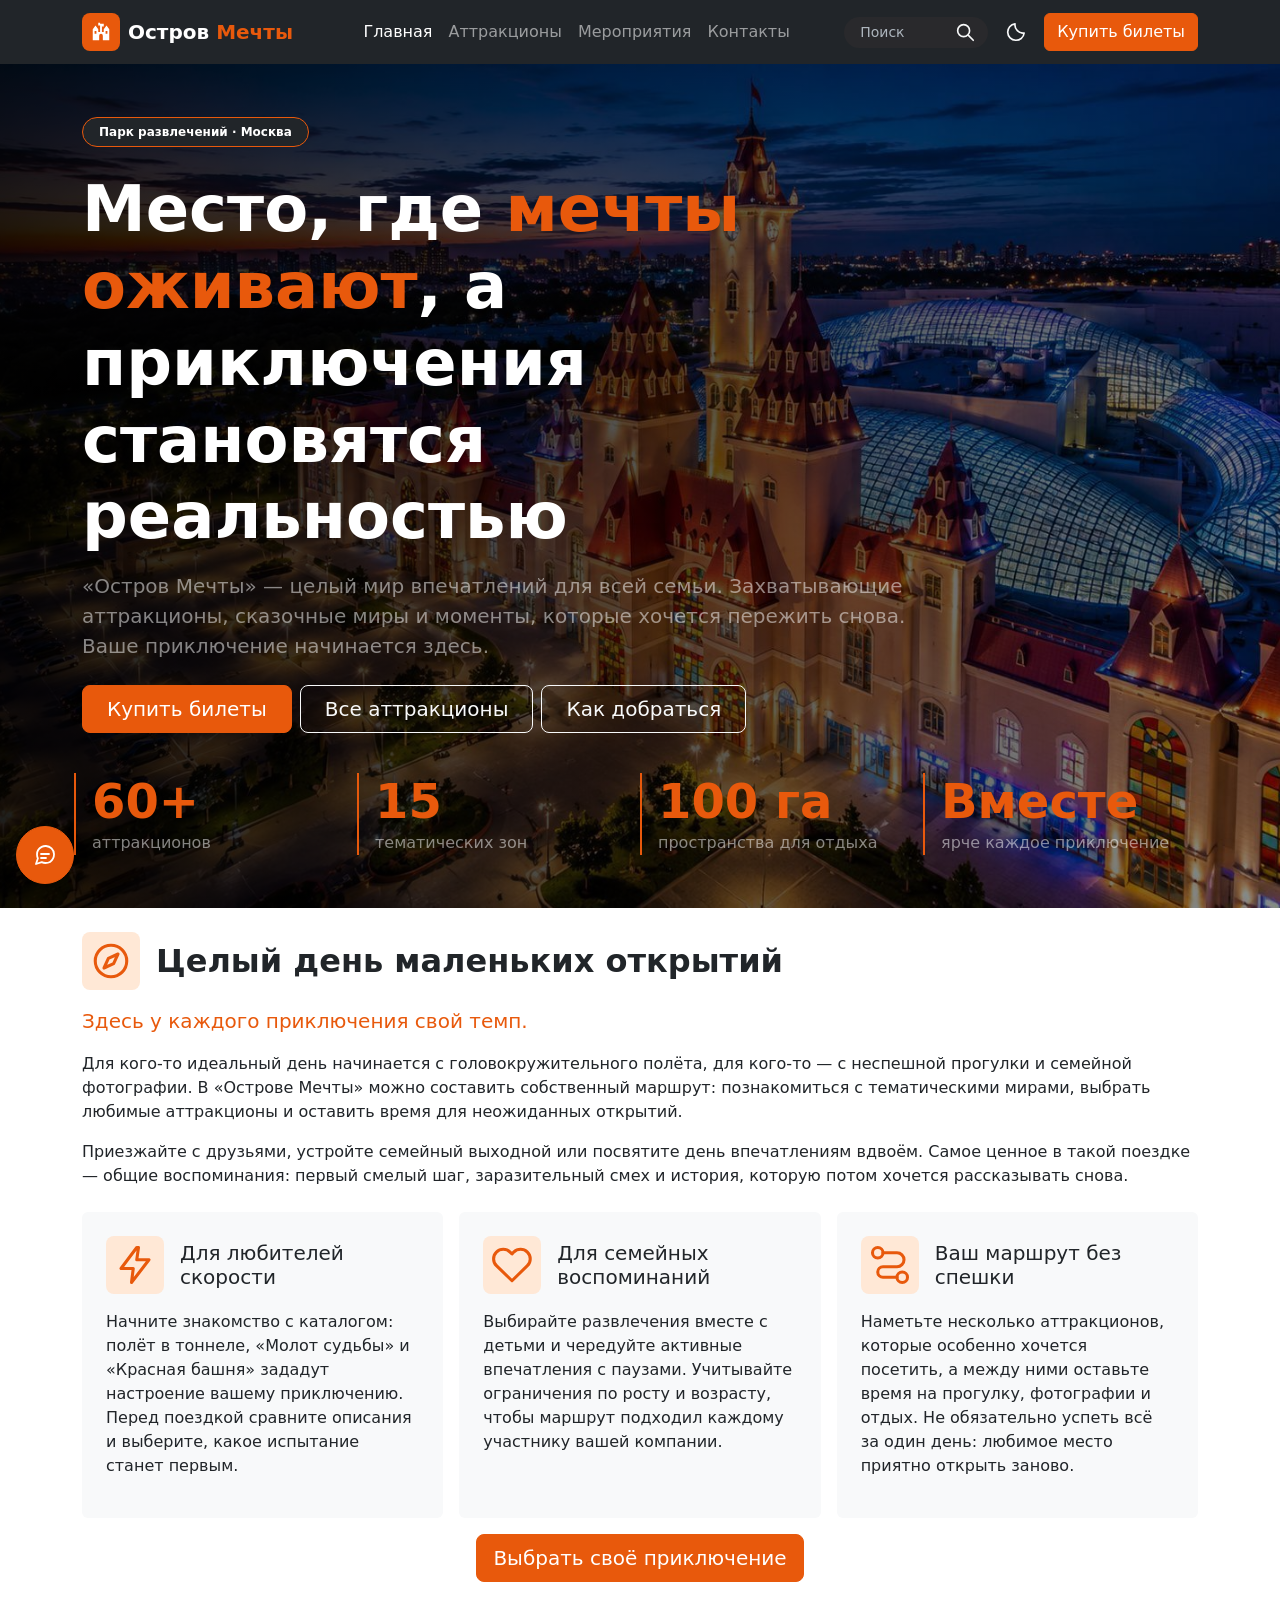
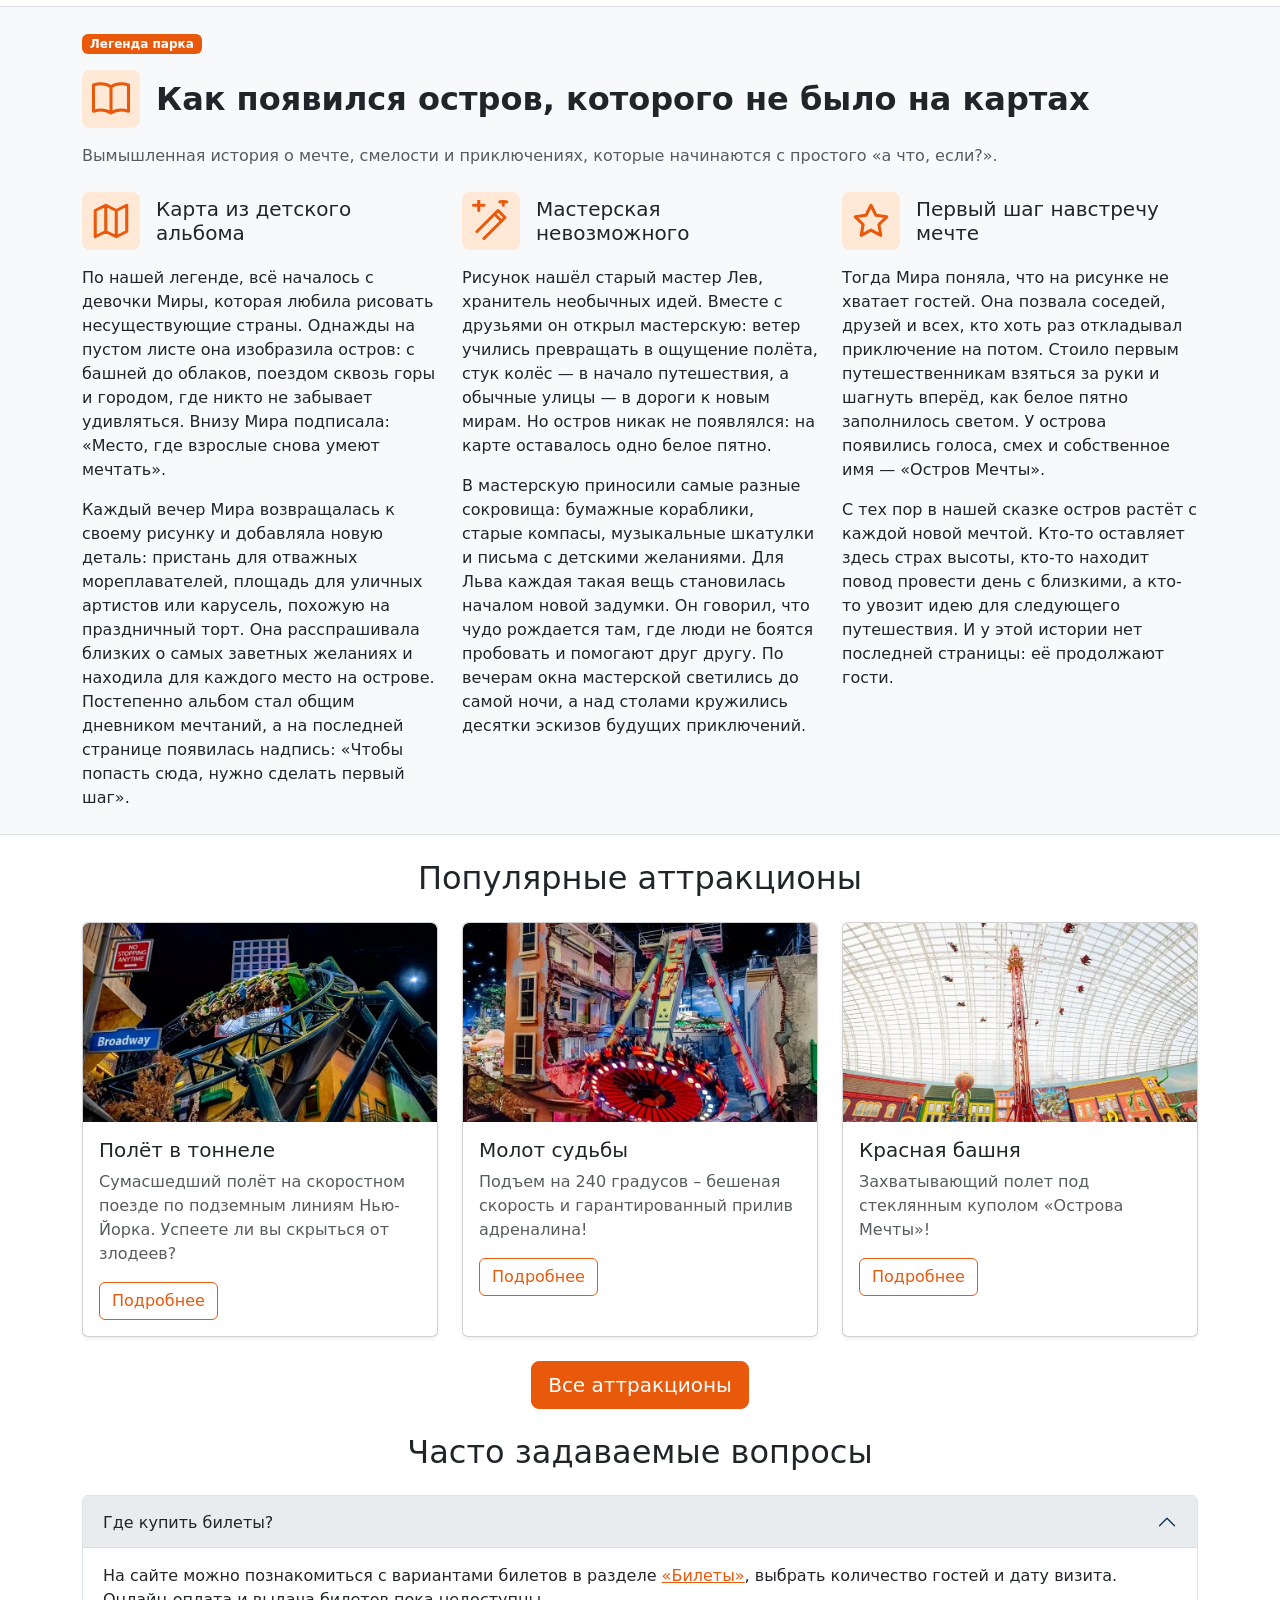
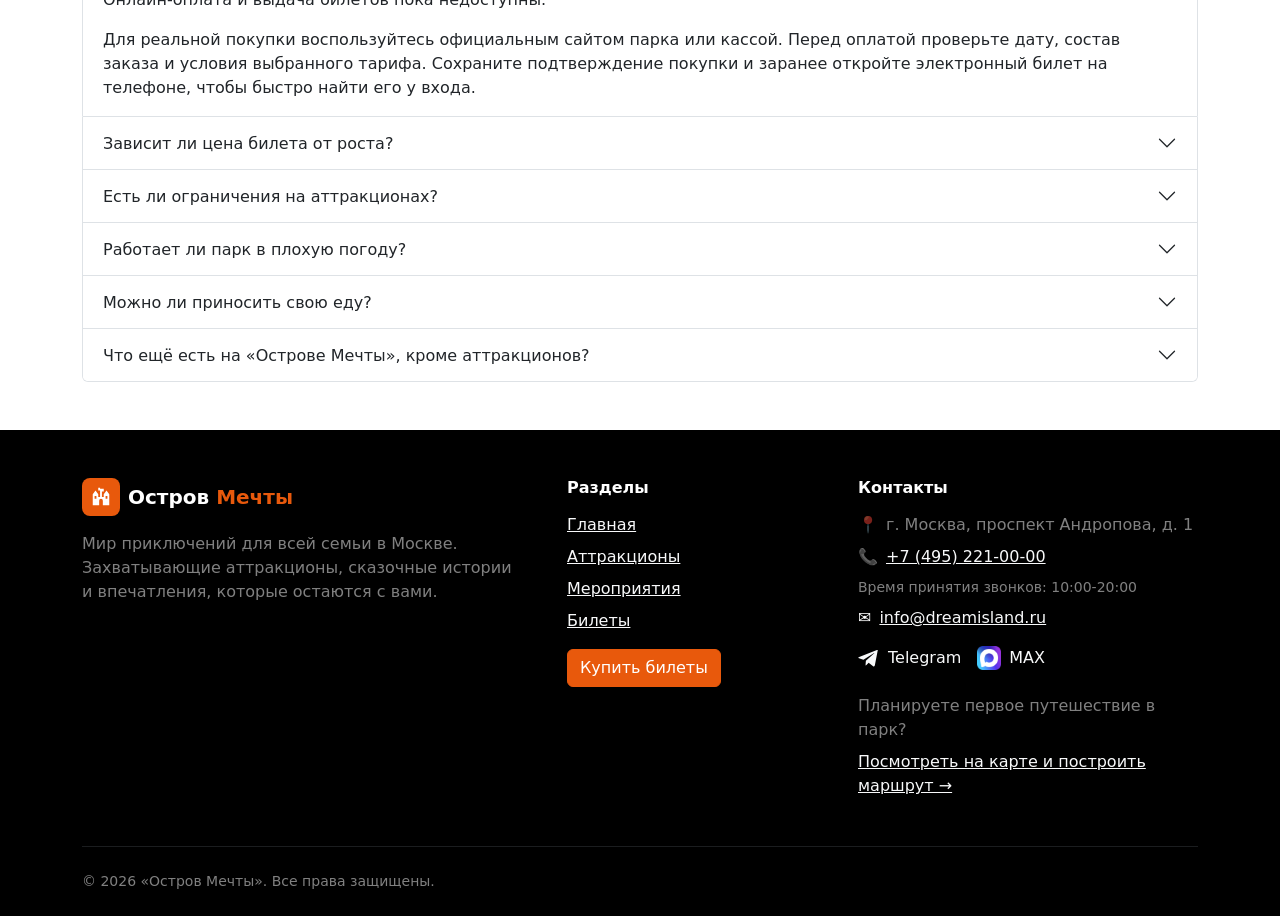
<file: index.html>
<!DOCTYPE html>
<html lang="ru">
<head>
  <meta charset="UTF-8">
  <script src="js/theme.js"></script>
  <meta name="viewport" content="width=device-width, initial-scale=1.0">
  <title>Главная — Парк развлечений «Остров Мечты»</title>

  <link
    href="https://cdn.jsdelivr.net/npm/bootstrap@5.3.3/dist/css/bootstrap.min.css"
    rel="stylesheet"
  >
  <link rel="stylesheet" href="css/custom.css">
</head>
<body class="theme-orange home-page">
    <nav class="navbar navbar-expand-lg navbar-dark bg-dark sticky-top">
        <div class="container position-relative">
            <a class="navbar-brand d-inline-flex align-items-center gap-2 fw-bold" href="index.html"><span class="d-inline-flex align-items-center justify-content-center bg-primary rounded-3 p-2 flex-shrink-0" aria-hidden="true"><svg xmlns="http://www.w3.org/2000/svg" width="22" height="22" viewBox="0 0 24 24" fill="currentColor" focusable="false"><path d="M3 21V9l3-4 3 4v3h2V5H9V2h2v1h4v3h-2v6h2V9l3-4 3 4v12h-7v-5a2 2 0 0 0-4 0v5H3Zm2-10v3h2v-3H5Zm12 0v3h2v-3h-2Z"/></svg></span><span>Остров <span class="text-primary">Мечты</span></span></a>

            <button
                class="navbar-toggler"
                type="button"
                data-bs-toggle="collapse"
                data-bs-target="#mainNavbar"
                aria-controls="mainNavbar"
                aria-expanded="false"
                aria-label="Переключить навигацию"
            >
                <span class="navbar-toggler-icon"></span>
            </button>

            <div class="collapse navbar-collapse" id="mainNavbar">
                <ul class="navbar-nav mx-auto align-items-center">
                    <li class="nav-item">
                        <a class="nav-link active" aria-current="page" href="index.html">Главная</a>
                    </li>
                    <li class="nav-item">
                        <a class="nav-link" href="catalog.html">Аттракционы</a>
                    </li>
                    <li class="nav-item">
                        <a class="nav-link" href="events.html">Мероприятия</a>
                    </li>
                    <li class="nav-item">
                        <a class="nav-link" href="contacts.html">Контакты</a>
                    </li>
                    <li class="nav-item d-lg-none d-flex align-items-center gap-2 mt-2 mb-2"><form class="header-search d-flex align-items-center rounded-4 px-2" role="search" data-header-search><input type="search" class="form-control form-control-sm bg-transparent border-0 shadow-none text-light px-2" placeholder="Поиск" aria-label="Поиск по сайту" maxlength="200" autocomplete="off"><button type="button" class="btn border-0 text-light p-1 d-inline-flex align-items-center justify-content-center flex-shrink-0" data-site-search aria-label="Найти"><svg xmlns="http://www.w3.org/2000/svg" width="22" height="22" viewBox="0 0 24 24" fill="none" stroke="currentColor" stroke-width="1.8" stroke-linecap="round" aria-hidden="true" focusable="false"><circle cx="10.5" cy="10.5" r="6.5"/><path d="m16 16 5 5"/></svg></button></form><button type="button" class="theme-toggle btn btn-outline-light border-0 position-relative overflow-hidden p-2 d-inline-flex align-items-center justify-content-center" data-theme-toggle aria-label="Включить тёмную тему" aria-pressed="false" title="Включить тёмную тему"><svg class="theme-icon theme-icon-moon" xmlns="http://www.w3.org/2000/svg" width="22" height="22" viewBox="0 0 24 24" fill="none" stroke="currentColor" stroke-width="1.8" stroke-linecap="round" stroke-linejoin="round" aria-hidden="true" focusable="false"><path d="M20.9 13.1A9 9 0 0 1 10.9 3.1a9 9 0 1 0 10 10Z"/></svg><svg class="theme-icon theme-icon-sun" xmlns="http://www.w3.org/2000/svg" width="22" height="22" viewBox="0 0 24 24" fill="none" stroke="currentColor" stroke-width="1.8" stroke-linecap="round" aria-hidden="true" focusable="false"><circle cx="12" cy="12" r="4"/><path d="M12 2v2m0 16v2M2 12h2m16 0h2M4.93 4.93l1.42 1.42m11.3 11.3 1.42 1.42M4.93 19.07l1.42-1.42m11.3-11.3 1.42-1.42"/></svg></button><a class="btn btn-primary" href="order.html">Купить билеты</a></li>
                </ul>
            </div>
            <div class="d-none d-lg-flex align-items-center gap-2 ms-auto flex-shrink-0"><form class="header-search d-flex align-items-center rounded-4 px-2" role="search" data-header-search><input type="search" class="form-control form-control-sm bg-transparent border-0 shadow-none text-light px-2" placeholder="Поиск" aria-label="Поиск по сайту" maxlength="200" autocomplete="off"><button type="button" class="btn border-0 text-light p-1 d-inline-flex align-items-center justify-content-center flex-shrink-0" data-site-search aria-label="Найти"><svg xmlns="http://www.w3.org/2000/svg" width="22" height="22" viewBox="0 0 24 24" fill="none" stroke="currentColor" stroke-width="1.8" stroke-linecap="round" aria-hidden="true" focusable="false"><circle cx="10.5" cy="10.5" r="6.5"/><path d="m16 16 5 5"/></svg></button></form><button type="button" class="theme-toggle btn btn-outline-light border-0 position-relative overflow-hidden p-2 d-inline-flex align-items-center justify-content-center" data-theme-toggle aria-label="Включить тёмную тему" aria-pressed="false" title="Включить тёмную тему"><svg class="theme-icon theme-icon-moon" xmlns="http://www.w3.org/2000/svg" width="22" height="22" viewBox="0 0 24 24" fill="none" stroke="currentColor" stroke-width="1.8" stroke-linecap="round" stroke-linejoin="round" aria-hidden="true" focusable="false"><path d="M20.9 13.1A9 9 0 0 1 10.9 3.1a9 9 0 1 0 10 10Z"/></svg><svg class="theme-icon theme-icon-sun" xmlns="http://www.w3.org/2000/svg" width="22" height="22" viewBox="0 0 24 24" fill="none" stroke="currentColor" stroke-width="1.8" stroke-linecap="round" aria-hidden="true" focusable="false"><circle cx="12" cy="12" r="4"/><path d="M12 2v2m0 16v2M2 12h2m16 0h2M4.93 4.93l1.42 1.42m11.3 11.3 1.42 1.42M4.93 19.07l1.42-1.42m11.3-11.3 1.42-1.42"/></svg></button><a class="btn btn-primary" href="order.html">Купить билеты</a></div>
        </div>
    </nav>

    <main>
        <section id="about" class="park-hero d-flex align-items-center text-white" aria-labelledby="hero-title">
            <div class="container py-5">
                <div class="row">
                    <div class="col-12 col-lg-10 col-xl-9">
                        <span class="badge rounded-pill border border-primary bg-dark px-3 py-2 mb-4">Парк развлечений · Москва</span>
                        <h1 id="hero-title" class="display-3 fw-bold mb-3">Место, где <span class="text-primary">мечты оживают</span>, а приключения становятся реальностью</h1>
                        <p class="lead text-white-50 mb-4">«Остров Мечты» — целый мир впечатлений для всей семьи. Захватывающие аттракционы, сказочные миры и моменты, которые хочется пережить снова. Ваше приключение начинается здесь.</p>
                        <div class="d-flex flex-wrap gap-2">
                            <a class="btn btn-primary btn-lg px-4" href="order.html">Купить билеты</a>
                            <a class="btn btn-outline-light btn-lg px-4" href="catalog.html">Все аттракционы</a>
                            <a class="btn btn-outline-light btn-lg px-4" href="contacts.html#map">Как добраться</a>
                        </div>
                    </div>
                </div>
                <div class="park-stats row row-cols-2 row-cols-lg-4 g-3 mt-4">
                    <div class="col border-start border-2 border-primary ps-3"><p class="display-5 fw-bold text-primary mb-0"><span data-count-up>60</span>+</p><p class="text-white-50 mb-0">аттракционов</p></div>
                    <div class="col border-start border-2 border-primary ps-3"><p class="display-5 fw-bold text-primary mb-0"><span data-count-up>15</span></p><p class="text-white-50 mb-0">тематических зон</p></div>
                    <div class="col border-start border-2 border-primary ps-3"><p class="display-5 fw-bold text-primary mb-0"><span data-count-up>100</span> га</p><p class="text-white-50 mb-0">пространства для отдыха</p></div>
                    <div class="col border-start border-2 border-primary ps-3"><p class="display-5 fw-bold text-primary mb-0">Вместе</p><p class="text-white-50 mb-0">ярче каждое приключение</p></div>
                </div>
            </div>
        </section>

        <section id="park-life" class="container my-4" aria-labelledby="park-life-title">
            <div class="row g-4 align-items-start">
                <div class="col-12">
                    <div class="d-flex align-items-center gap-3 mb-3"><span class="d-inline-flex align-items-center justify-content-center text-primary bg-primary-subtle rounded-3 p-2 flex-shrink-0" aria-hidden="true"><svg xmlns="http://www.w3.org/2000/svg" width="42" height="42" viewBox="0 0 24 24" fill="none" stroke="currentColor" stroke-width="1.75" stroke-linecap="round" stroke-linejoin="round" focusable="false"><circle cx="12" cy="12" r="9"/><path d="m16 8-2.5 5.5L8 16l2.5-5.5L16 8Z"/></svg></span><h2 id="park-life-title" class="mb-0 fw-bold">Целый день маленьких открытий</h2></div>
                    <p class="lead text-primary">Здесь у каждого приключения свой темп.</p>
                    <p>Для кого-то идеальный день начинается с головокружительного полёта, для кого-то — с неспешной прогулки и семейной фотографии. В «Острове Мечты» можно составить собственный маршрут: познакомиться с тематическими мирами, выбрать любимые аттракционы и оставить время для неожиданных открытий.</p>
                    <p class="mb-0">Приезжайте с друзьями, устройте семейный выходной или посвятите день впечатлениям вдвоём. Самое ценное в такой поездке — общие воспоминания: первый смелый шаг, заразительный смех и история, которую потом хочется рассказывать снова.</p>
                </div>
                <div class="col-12">
                    <div class="row g-3">
                        <div class="col-12 col-md-6 col-lg-4"><article class="card h-100 border-0 bg-body-tertiary"><div class="card-body p-4">
                            <div class="d-flex align-items-center gap-3 mb-3"><span class="d-inline-flex align-items-center justify-content-center text-primary bg-primary-subtle rounded-3 p-2 flex-shrink-0" aria-hidden="true"><svg xmlns="http://www.w3.org/2000/svg" width="42" height="42" viewBox="0 0 24 24" fill="none" stroke="currentColor" stroke-width="1.75" stroke-linecap="round" stroke-linejoin="round" focusable="false"><path d="m13 2-9 12h7l-1 8 10-13h-7l1-7Z"/></svg></span><h3 class="mb-0 h5">Для любителей скорости</h3></div>
                            <p class="mb-0">Начните знакомство с каталогом: полёт в тоннеле, «Молот судьбы» и «Красная башня» зададут настроение вашему приключению. Перед поездкой сравните описания и выберите, какое испытание станет первым.</p>
                        </div></article></div>
                        <div class="col-12 col-md-6 col-lg-4"><article class="card h-100 border-0 bg-body-tertiary"><div class="card-body p-4">
                            <div class="d-flex align-items-center gap-3 mb-3"><span class="d-inline-flex align-items-center justify-content-center text-primary bg-primary-subtle rounded-3 p-2 flex-shrink-0" aria-hidden="true"><svg xmlns="http://www.w3.org/2000/svg" width="42" height="42" viewBox="0 0 24 24" fill="none" stroke="currentColor" stroke-width="1.75" stroke-linecap="round" stroke-linejoin="round" focusable="false"><path d="M20.8 4.6a5.5 5.5 0 0 0-7.8 0L12 5.7l-1.1-1.1a5.5 5.5 0 0 0-7.8 7.8L12 21l8.8-8.6a5.5 5.5 0 0 0 0-7.8Z"/></svg></span><h3 class="mb-0 h5">Для семейных воспоминаний</h3></div>
                            <p class="mb-0">Выбирайте развлечения вместе с детьми и чередуйте активные впечатления с паузами. Учитывайте ограничения по росту и возрасту, чтобы маршрут подходил каждому участнику вашей компании.</p>
                        </div></article></div>
                        <div class="col-12 col-md-12 col-lg-4"><article class="card h-100 border-0 bg-body-tertiary"><div class="card-body p-4">
                            <div class="d-flex align-items-center gap-3 mb-3"><span class="d-inline-flex align-items-center justify-content-center text-primary bg-primary-subtle rounded-3 p-2 flex-shrink-0" aria-hidden="true"><svg xmlns="http://www.w3.org/2000/svg" width="42" height="42" viewBox="0 0 24 24" fill="none" stroke="currentColor" stroke-width="1.75" stroke-linecap="round" stroke-linejoin="round" focusable="false"><circle cx="5" cy="5" r="3"/><circle cx="19" cy="19" r="3"/><path d="M8 5h8a4 4 0 0 1 0 8H8a3 3 0 0 0 0 6h8"/></svg></span><h3 class="mb-0 h5">Ваш маршрут без спешки</h3></div>
                            <p>Наметьте несколько аттракционов, которые особенно хочется посетить, а между ними оставьте время на прогулку, фотографии и отдых. Не обязательно успеть всё за один день: любимое место приятно открыть заново.</p>
                        </div></article></div>
                        <div class="col-12 text-center">
                            <a class="btn btn-primary btn-lg" href="catalog.html">Выбрать своё приключение</a>
                        </div>
                    </div>
                </div>
            </div>
        </section>
        <section id="park-story" class="bg-body-tertiary border-top border-bottom" aria-labelledby="park-story-title">
            <div class="container py-4">
                <div class="row g-4 gx-lg-5">
                    <div class="col-12">
                        <span class="badge text-bg-primary mb-3">Легенда парка</span>
                        <div class="d-flex align-items-center gap-3 mb-3"><span class="d-inline-flex align-items-center justify-content-center text-primary bg-primary-subtle rounded-3 p-2 flex-shrink-0" aria-hidden="true"><svg xmlns="http://www.w3.org/2000/svg" width="42" height="42" viewBox="0 0 24 24" fill="none" stroke="currentColor" stroke-width="1.75" stroke-linecap="round" stroke-linejoin="round" focusable="false"><path d="M12 5C9 3 5 3 2 4v15c3-1 7-1 10 1 3-2 7-2 10-1V4c-3-1-7-1-10 1Zm0 0v15"/></svg></span><h2 id="park-story-title" class="mb-0 fw-bold">Как появился остров, которого не было на картах</h2></div>
                        <p class="text-body-secondary mb-0">Вымышленная история о мечте, смелости и приключениях, которые начинаются с простого «а что, если?».</p>
                    </div>
                    <div class="col-12"><div class="row g-4 story-chapters">
                        <div class="col-12 col-lg-4"><article class="story-chapter"><div class="d-flex align-items-center gap-3 mb-3"><span class="d-inline-flex align-items-center justify-content-center text-primary bg-primary-subtle rounded-3 p-2 flex-shrink-0" aria-hidden="true"><svg xmlns="http://www.w3.org/2000/svg" width="42" height="42" viewBox="0 0 24 24" fill="none" stroke="currentColor" stroke-width="1.75" stroke-linecap="round" stroke-linejoin="round" focusable="false"><path d="m3 6 6-3 6 3 6-3v15l-6 3-6-3-6 3V6Zm6-3v15m6-12v15"/></svg></span><h3 class="mb-0 h5">Карта из детского альбома</h3></div>
                        <p>По нашей легенде, всё началось с девочки Миры, которая любила рисовать несуществующие страны. Однажды на пустом листе она изобразила остров: с башней до облаков, поездом сквозь горы и городом, где никто не забывает удивляться. Внизу Мира подписала: «Место, где взрослые снова умеют мечтать».</p>
                        <p class="mb-0">Каждый вечер Мира возвращалась к своему рисунку и добавляла новую деталь: пристань для отважных мореплавателей, площадь для уличных артистов или карусель, похожую на праздничный торт. Она расспрашивала близких о самых заветных желаниях и находила для каждого место на острове. Постепенно альбом стал общим дневником мечтаний, а на последней странице появилась надпись: «Чтобы попасть сюда, нужно сделать первый шаг».</p>
                        </article></div>
                        <div class="col-12 col-lg-4"><article class="story-chapter"><div class="d-flex align-items-center gap-3 mb-3"><span class="d-inline-flex align-items-center justify-content-center text-primary bg-primary-subtle rounded-3 p-2 flex-shrink-0" aria-hidden="true"><svg xmlns="http://www.w3.org/2000/svg" width="42" height="42" viewBox="0 0 24 24" fill="none" stroke="currentColor" stroke-width="1.75" stroke-linecap="round" stroke-linejoin="round" focusable="false"><path d="m4 20 12-12 4 4L8 24M14 10l4 4M5 2v6M2 5h6M19 1v4M17 3h4" transform="translate(0 -2)"/></svg></span><h3 class="mb-0 h5">Мастерская невозможного</h3></div>
                        <p>Рисунок нашёл старый мастер Лев, хранитель необычных идей. Вместе с друзьями он открыл мастерскую: ветер учились превращать в ощущение полёта, стук колёс — в начало путешествия, а обычные улицы — в дороги к новым мирам. Но остров никак не появлялся: на карте оставалось одно белое пятно.</p>
                        <p class="mb-0">В мастерскую приносили самые разные сокровища: бумажные кораблики, старые компасы, музыкальные шкатулки и письма с детскими желаниями. Для Льва каждая такая вещь становилась началом новой задумки. Он говорил, что чудо рождается там, где люди не боятся пробовать и помогают друг другу. По вечерам окна мастерской светились до самой ночи, а над столами кружились десятки эскизов будущих приключений.</p>
                        </article></div>
                        <div class="col-12 col-lg-4"><article class="story-chapter"><div class="d-flex align-items-center gap-3 mb-3"><span class="d-inline-flex align-items-center justify-content-center text-primary bg-primary-subtle rounded-3 p-2 flex-shrink-0" aria-hidden="true"><svg xmlns="http://www.w3.org/2000/svg" width="42" height="42" viewBox="0 0 24 24" fill="none" stroke="currentColor" stroke-width="1.75" stroke-linecap="round" stroke-linejoin="round" focusable="false"><path d="m12 3 2.8 5.7 6.2.9-4.5 4.4 1.1 6.2-5.6-3-5.6 3 1.1-6.2L3 9.6l6.2-.9L12 3Z"/></svg></span><h3 class="mb-0 h5">Первый шаг навстречу мечте</h3></div>
                        <p>Тогда Мира поняла, что на рисунке не хватает гостей. Она позвала соседей, друзей и всех, кто хоть раз откладывал приключение на потом. Стоило первым путешественникам взяться за руки и шагнуть вперёд, как белое пятно заполнилось светом. У острова появились голоса, смех и собственное имя — «Остров Мечты».</p>
                        <p class="mb-0">С тех пор в нашей сказке остров растёт с каждой новой мечтой. Кто-то оставляет здесь страх высоты, кто-то находит повод провести день с близкими, а кто-то увозит идею для следующего путешествия. И у этой истории нет последней страницы: её продолжают гости.</p>
                        </article></div></div>
                    </div>
                </div>
            </div>
        </section>
        <section id="attractions" class="container my-4">
            <h2 class="text-center mb-4">Популярные аттракционы</h2>

            <div class="row g-4">
                <div class="col-12 col-md-6 col-lg-4">
                    <div class="card h-100 shadow-sm">
                        <div class="ratio ratio-16x9 overflow-hidden rounded-top"><img src="images/pic2.webp" class="card-img-top object-fit-cover" alt="Полёт в тоннеле с мёртвыми петлями"></div>
                        <div class="card-body">
                            <h3 class="h5 card-title">Полёт в тоннеле</h3>
                            <p class="card-text text-muted">
                                Сумасшедший полёт на скоростном поезде по подземным линиям Нью-Йорка. Успеете ли вы скрыться от злодеев?
                            </p>
                            <button type="button" class="btn btn-outline-primary" data-bs-toggle="modal" data-bs-target="#attraction-modal-tunnel">Подробнее</button>
                        </div>
                    </div>
                </div>

                <div class="col-12 col-md-6 col-lg-4">
                    <div class="card h-100 shadow-sm">
                        <div class="ratio ratio-16x9 overflow-hidden rounded-top"><img src="images/pic3.webp" class="card-img-top object-fit-cover" alt="Молот судьбы"></div>
                        <div class="card-body">
                            <h3 class="h5 card-title">Молот судьбы</h3>
                            <p class="card-text text-muted">
                                Подъем на 240 градусов – бешеная скорость и гарантированный прилив адреналина!
                            </p>
                            <button type="button" class="btn btn-outline-primary" data-bs-toggle="modal" data-bs-target="#attraction-modal-hammer">Подробнее</button>
                        </div>
                    </div>
                </div>

                <div class="col-12 col-md-6 col-lg-4">
                    <div class="card h-100 shadow-sm">
                        <div class="ratio ratio-16x9 overflow-hidden rounded-top"><img src="images/pic4.webp" class="card-img-top object-fit-cover" alt="Красная башня"></div>
                        <div class="card-body">
                            <h3 class="h5 card-title">Красная башня</h3>
                            <p class="card-text text-muted">
                                Захватывающий полет под стеклянным куполом «Острова Мечты»!
                            </p>
                            <button type="button" class="btn btn-outline-primary" data-bs-toggle="modal" data-bs-target="#attraction-modal-tower">Подробнее</button>
                        </div>
                    </div>
                </div>
            </div>
            <div class="text-center mt-4">
                <a class="btn btn-primary btn-lg" href="catalog.html">Все аттракционы</a>
            </div>
        </section>

<section id="faq" class="container my-4">
            <h2 class="text-center mb-4">Часто задаваемые вопросы</h2>

            <div class="row justify-content-center">
                <div class="col-12">
                    <div class="accordion" id="faqAccordion">
                        <div class="accordion-item">
                            <h3 class="accordion-header">
                                <button class="accordion-button" type="button" data-bs-toggle="collapse" data-bs-target="#faq1" aria-expanded="true" aria-controls="faq1">
                                    Где купить билеты?
                                </button>
                            </h3>
                            <div id="faq1" class="accordion-collapse collapse show" data-bs-parent="#faqAccordion">
                                <div class="accordion-body">
                                    <p>На сайте можно познакомиться с вариантами билетов в разделе <a href="order.html">«Билеты»</a>, выбрать количество гостей и дату визита. Онлайн-оплата и выдача билетов пока недоступны.</p><p class="mb-0">Для реальной покупки воспользуйтесь официальным сайтом парка или кассой. Перед оплатой проверьте дату, состав заказа и условия выбранного тарифа. Сохраните подтверждение покупки и заранее откройте электронный билет на телефоне, чтобы быстро найти его у входа.</p>
                                </div>
                            </div>
                        </div>

                        <div class="accordion-item">
                            <h3 class="accordion-header">
                                <button class="accordion-button collapsed" type="button" data-bs-toggle="collapse" data-bs-target="#faq2" aria-expanded="false" aria-controls="faq2">
                                    Зависит ли цена билета от роста?
                                </button>
                            </h3>
                            <div id="faq2" class="accordion-collapse collapse" data-bs-parent="#faqAccordion">
                                <div class="accordion-body">
                                    <p>При выборе билета важно учитывать рост гостя и дату посещения: от них могут зависеть категория и стоимость. В разделе <a href="order.html">«Билеты»</a> можно посмотреть варианты билетов и заранее продумать состав заказа для вашей компании.</p><p class="mb-0">Перед реальной покупкой сверяйте условия тарифа и актуальные цены на официальном сайте парка. Отдельно проверьте ограничения выбранных аттракционов: наличие входного билета само по себе не означает, что гостю доступны все развлечения.</p>
                                </div>
                            </div>
                        </div>

                        <div class="accordion-item">
                            <h3 class="accordion-header">
                                <button class="accordion-button collapsed" type="button" data-bs-toggle="collapse" data-bs-target="#faq3" aria-expanded="false" aria-controls="faq3">
                                    Есть ли ограничения на аттракционах?
                                </button>
                            </h3>
                            <div id="faq3" class="accordion-collapse collapse" data-bs-parent="#faqAccordion">
                                <div class="accordion-body">
                                    <p>У каждого аттракциона свои ограничения по возрасту, росту и состоянию здоровья. Начните с <a href="catalog.html">каталога аттракционов</a>: в карточках собраны описания и основные параметры, которые помогут выбрать подходящие развлечения для всей компании.</p><p class="mb-0">На месте прочитайте правила у входа и следуйте указаниям сотрудников. Условия сопровождения детей уточняйте для каждого аттракциона отдельно. Если кто-то не подходит по ограничениям или не хочет кататься, заранее включите в маршрут спокойные прогулки и совместные паузы.</p>
                                </div>
                            </div>
                        </div>

                        <div class="accordion-item">
                            <h3 class="accordion-header">
                                <button class="accordion-button collapsed" type="button" data-bs-toggle="collapse" data-bs-target="#faq4" aria-expanded="false" aria-controls="faq4">
                                    Работает ли парк в плохую погоду?
                                </button>
                            </h3>
                            <div id="faq4" class="accordion-collapse collapse" data-bs-parent="#faqAccordion">
                                <div class="accordion-body">
                                    <p>Основные аттракционы тематического парка находятся под крышей, поэтому визит проще планировать даже в дождливый или холодный день. При этом дорога до комплекса и прогулка по открытой территории всё равно зависят от погоды.</p><p class="mb-0">Выберите удобную обувь и одежду, в которой комфортно много ходить. Перед выездом уточните часы работы и доступность интересующих аттракционов: отдельные развлечения могут временно закрываться на обслуживание. Маршрут до парка можно посмотреть в разделе <a href="contacts.html#map">«Как добраться»</a>.</p>
                                </div>
                            </div>
                        </div>

                        <div class="accordion-item">
                            <h3 class="accordion-header">
                                <button class="accordion-button collapsed" type="button" data-bs-toggle="collapse" data-bs-target="#faq5" aria-expanded="false" aria-controls="faq5">
                                    Можно ли приносить свою еду?
                                </button>
                            </h3>
                            <div id="faq5" class="accordion-collapse collapse" data-bs-parent="#faqAccordion">
                                <div class="accordion-body">
                                    <p>Перед поездкой проверьте актуальные правила проноса еды и напитков на официальном сайте парка. Если вам необходимо детское или специальное питание, заранее уточните условия у службы поддержки — это поможет спокойно подготовиться к визиту.</p><p class="mb-0">Запланируйте время на обед и небольшие перерывы между развлечениями. Выбирая кафе на территории, ознакомьтесь с меню, а при пищевых ограничениях уточните состав блюд у сотрудников. Для семейной поездки удобно заранее договориться о времени и месте общей встречи.</p>
                                </div>
                            </div>
                        </div>

                        <div class="accordion-item">
                            <h3 class="accordion-header">
                                <button class="accordion-button collapsed" type="button" data-bs-toggle="collapse" data-bs-target="#faq6" aria-expanded="false" aria-controls="faq6">
                                    Что ещё есть на «Острове Мечты», кроме аттракционов?
                                </button>
                            </h3>
                            <div id="faq6" class="accordion-collapse collapse" data-bs-parent="#faqAccordion">
                                <div class="accordion-body">
                                    <p>Поездку можно дополнить прогулкой, фотографиями и отдыхом в кафе. Чередуйте активные развлечения с более спокойными занятиями: так у каждого участника компании будет возможность провести день в комфортном темпе.</p><p class="mb-0">Наметьте несколько главных впечатлений, а остальное время оставьте для знакомства с комплексом и открытой территорией, если позволит погода. Перед визитом отдельно уточните расписание и условия посещения других площадок: они могут отличаться от режима работы тематического парка.</p>
                                </div>
                            </div>
                        </div>
                    </div>
                </div>
            </div>
        </section>
    </main>

<div class="modal fade" id="attraction-modal-tunnel" tabindex="-1" aria-labelledby="attraction-title-tunnel" aria-hidden="true">
        <div class="modal-dialog modal-xl modal-dialog-centered modal-dialog-scrollable">
            <div class="modal-content">
                <div class="modal-header">
                    <h2 class="modal-title fs-4" id="attraction-title-tunnel">Полёт в тоннеле</h2>
                    <button type="button" class="btn-close" data-bs-dismiss="modal" aria-label="Закрыть"></button>
                </div>
                <div class="modal-body">
                    <p class="lead text-primary fw-semibold mb-4">Сумасшедший полёт на скоростном поезде по подземным линиям Нью-Йорка. Успеете ли вы скрыться от злодеев?</p>
                    <div class="row g-4">
                <div class="col-12 col-lg-7">
                    <div class="ratio ratio-16x9 shadow rounded overflow-hidden"><img src="images/pic2.webp" class="object-fit-cover" alt="Поезд аттракциона «Полёт в тоннеле»"></div>
                    <table class="table table-bordered align-middle mt-4 mb-0 caption-top">
                        <caption class="h5 text-body fw-bold pb-2">Параметры аттракциона</caption>
                        <tbody>
                            <tr><th scope="row" class="fw-normal text-body-secondary">Тип</th><td class="fw-semibold text-end">Экстремальный</td></tr>
                            <tr><th scope="row" class="fw-normal text-body-secondary">Возраст</th><td class="fw-semibold text-end">От 10 лет</td></tr>
                            <tr><th scope="row" class="fw-normal text-body-secondary">Рост</th><td class="fw-semibold text-end">От 120 см</td></tr>
                        </tbody>
                    </table>
                </div>

                <div class="col-12 col-lg-5">
                    <div class="mb-3"><span class="badge bg-danger me-1 mb-2">Экстрим</span><span class="badge bg-body-tertiary text-body border me-1 mb-2">от 10 лет</span><span class="badge bg-body-tertiary text-body border mb-2">рост от 120 см</span></div>
                    <h3 class="h4">Об аттракционе</h3>
                        <p>Вы побываете в убежище Черепашек-ниндзя и поможете им сконструировать скоростной поезд. Вот только детали для него пришлось украсть у злодея Шреддера… Теперь он устроил погоню!</p>
                        <p>Вас ждёт ошеломительная поездка на скорости 80 км/ч в полной темноте. Путешествие будет сопровождаться медиа и световыми эффектами, петлями, неожиданными переворотами и подъемами на высоту 24 метров!</p>

                    <p>В этой поездке зритель становится участником погони: темнота скрывает следующий поворот, а световые образы помогают почувствовать себя внутри приключенческого фильма. Здесь особенно ярко ощущается контраст между ожиданием и стремительным движением.</p>
                    <p>Выбирайте «Полёт в тоннеле», если вам нравятся истории с неожиданной развязкой и хочется разделить острые ощущения с друзьями. После финиша будет интересно сравнить впечатления: каждый запоминает свой самый захватывающий момент.</p>

                </div>
            </div>
                </div>
                <div class="modal-footer justify-content-end">
                    <a class="btn btn-primary btn-lg" href="order.html">Купить билет</a>
                </div>
            </div>
        </div>
    </div>
<div class="modal fade" id="attraction-modal-hammer" tabindex="-1" aria-labelledby="attraction-title-hammer" aria-hidden="true">
        <div class="modal-dialog modal-xl modal-dialog-centered modal-dialog-scrollable">
            <div class="modal-content">
                <div class="modal-header">
                    <h2 class="modal-title fs-4" id="attraction-title-hammer">Молот судьбы</h2>
                    <button type="button" class="btn-close" data-bs-dismiss="modal" aria-label="Закрыть"></button>
                </div>
                <div class="modal-body">
                    <p class="lead text-primary fw-semibold mb-4">Подъём на 240 градусов — бешеная скорость и гарантированный прилив адреналина!</p>
                    <div class="row g-4">
                <div class="col-12 col-lg-7">
                    <div class="ratio ratio-16x9 shadow rounded overflow-hidden"><img src="images/pic3.webp" class="object-fit-cover" alt="Аттракцион «Молот судьбы»"></div>
                    <table class="table table-bordered align-middle mt-4 mb-0 caption-top">
                        <caption class="h5 text-body fw-bold pb-2">Параметры аттракциона</caption>
                        <tbody>
                            <tr><th scope="row" class="fw-normal text-body-secondary">Тип</th><td class="fw-semibold text-end">Экстремальный</td></tr>
                            <tr><th scope="row" class="fw-normal text-body-secondary">Возраст</th><td class="fw-semibold text-end">От 12 лет</td></tr>
                            <tr><th scope="row" class="fw-normal text-body-secondary">Рост</th><td class="fw-semibold text-end">От 130 см</td></tr>
                        </tbody>
                    </table>
                </div>

                <div class="col-12 col-lg-5">
                    <div class="mb-3"><span class="badge bg-danger me-1 mb-2">Экстрим</span><span class="badge bg-body-tertiary text-body border me-1 mb-2">от 12 лет</span><span class="badge bg-body-tertiary text-body border mb-2">рост от 130 см</span></div>
                    <h3 class="h4">Об аттракционе</h3>
                        <p>Коварный Бакстер Стокман создал чудовищную машину для разрушения целого города! Вам предстоит опробовать зловещее изобретение на себе и прокатиться на огромном молоте-диске с вращающимися лезвиями.</p>
                        <p>Словно раскачиваясь на огромных качелях высотой с пятиэтажный дом, вы будете совершать головокружительные пролёты на 120 градусов. Аттракцион «Молот судьбы» – это испытание, которое смогут пройти только настоящие герои!</p>

                    <p>«Молот судьбы» превращает привычное ощущение пространства в настоящее испытание для смельчаков. Когда движение набирает размах, декорации вокруг словно меняются местами, а внимание целиком переключается на полёт и собственные эмоции.</p>
                    <p>Этот аттракцион подойдёт для яркой кульминации дня в парке. Соберите компанию любителей экстрима и решите, кто первым отважится испытать себя. А тем, кто предпочитает наблюдать, будет не менее интересно встретить друзей после поездки и услышать их рассказы.</p>

                </div>
            </div>
                </div>
                <div class="modal-footer justify-content-end">
                    <a class="btn btn-primary btn-lg" href="order.html">Купить билет</a>
                </div>
            </div>
        </div>
    </div>
<div class="modal fade" id="attraction-modal-tower" tabindex="-1" aria-labelledby="attraction-title-tower" aria-hidden="true">
        <div class="modal-dialog modal-xl modal-dialog-centered modal-dialog-scrollable">
            <div class="modal-content">
                <div class="modal-header">
                    <h2 class="modal-title fs-4" id="attraction-title-tower">Красная башня</h2>
                    <button type="button" class="btn-close" data-bs-dismiss="modal" aria-label="Закрыть"></button>
                </div>
                <div class="modal-body">
                    <p class="lead text-primary fw-semibold mb-4">Захватывающий полёт под стеклянным куполом «Острова Мечты»!</p>
                    <div class="row g-4">
                <div class="col-12 col-lg-7">
                    <div class="ratio ratio-16x9 shadow rounded overflow-hidden"><img src="images/pic4.webp" class="object-fit-cover" alt="Аттракцион «Красная башня»"></div>
                    <table class="table table-bordered align-middle mt-4 mb-0 caption-top">
                        <caption class="h5 text-body fw-bold pb-2">Параметры аттракциона</caption>
                        <tbody>
                            <tr><th scope="row" class="fw-normal text-body-secondary">Тип</th><td class="fw-semibold text-end">Экстремальный</td></tr>
                            <tr><th scope="row" class="fw-normal text-body-secondary">Возраст</th><td class="fw-semibold text-end">От 10 лет</td></tr>
                            <tr><th scope="row" class="fw-normal text-body-secondary">Рост</th><td class="fw-semibold text-end">От 120 см</td></tr>
                        </tbody>
                    </table>
                </div>

                <div class="col-12 col-lg-5">
                    <div class="mb-3"><span class="badge bg-danger me-1 mb-2">Экстрим</span><span class="badge bg-body-tertiary text-body border me-1 mb-2">от 10 лет</span><span class="badge bg-body-tertiary text-body border mb-2">рост от 120 см</span></div>
                    <h3 class="h4">Об аттракционе</h3>
                        <p>32-метровая алая башня притягивает восхищенные взгляды искателей приключений, словно магнит. На этом аттракционе вы подниметесь выше облаков и насладитесь живописной панорамой парка развлечений.</p>
                        <p>Почувствуйте, что время замирает, пока вы плавно летите под большим стеклянным куполом, поднимаясь и опускаясь в свете праздничных огоньков. Оборот за оборотом радиус вращения будет увеличиваться, а вместе с ним и восторг посетителей. Всплеск адреналина, эйфория от полета, окрыляющее ощущение невесомости — вы точно захотите испытать эти эмоции снова.</p>

                    <p>Ожидание перед полётом здесь становится частью приключения. С высоты знакомые детали парка выглядят иначе, а возможность на мгновение отвлечься от повседневной суеты делает впечатление особенно запоминающимся.</p>
                    <p>«Красная башня» понравится тем, кто ищет острые ощущения и любит проверять собственную смелость. Включите её в маршрут между прогулками по тематическим зонам: такой контраст поможет почувствовать, насколько разным может быть один день на «Острове Мечты».</p>

                </div>
            </div>
                </div>
                <div class="modal-footer justify-content-end">
                    <a class="btn btn-primary btn-lg" href="order.html">Купить билет</a>
                </div>
            </div>
        </div>
    </div>
    <footer class="bg-black text-white pt-5 pb-4 mt-5">
        <div class="container">
            <div class="row g-4 gx-lg-5 pb-5">
                <div class="col-12 col-lg-5">
                    <a class="d-inline-flex align-items-center gap-2 text-white text-decoration-none fw-bold fs-5 mb-3" href="index.html">
                        <span class="d-inline-flex align-items-center justify-content-center bg-primary rounded-3 p-2 flex-shrink-0" aria-hidden="true"><svg xmlns="http://www.w3.org/2000/svg" width="22" height="22" viewBox="0 0 24 24" fill="currentColor" focusable="false"><path d="M3 21V9l3-4 3 4v3h2V5H9V2h2v1h4v3h-2v6h2V9l3-4 3 4v12h-7v-5a2 2 0 0 0-4 0v5H3Zm2-10v3h2v-3H5Zm12 0v3h2v-3h-2Z"/></svg></span>
                        <span>Остров <span class="text-primary">Мечты</span></span>
                    </a>
                    <p class="text-white-50 mb-0">Мир приключений для всей семьи в Москве. Захватывающие аттракционы, сказочные истории и впечатления, которые остаются с вами.</p>
                </div>
                <div class="col-12 col-sm-5 col-lg-3">
                    <h2 class="h6 fw-bold mb-3">Разделы</h2>
                    <nav aria-label="Навигация в подвале">
                        <ul class="list-unstyled d-flex flex-column gap-2 mb-0">
                            <li><a class="link-light" href="index.html">Главная</a></li>
                            <li><a class="link-light" href="catalog.html">Аттракционы</a></li>
                            <li><a class="link-light" href="events.html">Мероприятия</a></li>
                            <li><a class="link-light" href="order.html">Билеты</a></li>
                        </ul>
                    </nav>
                    <a class="btn btn-primary mt-3" href="order.html">Купить билеты</a>
                </div>
                <div class="col-12 col-sm-7 col-lg-4">
                    <h2 class="h6 fw-bold mb-3">Контакты</h2>
                    <address class="mb-3">
                        <p class="text-white-50 mb-2"><span class="me-2" aria-hidden="true">📍</span>г. Москва, проспект Андропова, д. 1</p>
                        <p class="mb-2"><span class="me-2" aria-hidden="true">📞</span><a class="link-light" href="tel:+74952210000">+7 (495) 221-00-00</a></p>
                        <p class="small text-white-50 mb-2">Время принятия звонков: 10:00-20:00</p>
                        <p class="mb-0"><span class="me-2" aria-hidden="true">✉️</span><a class="link-light" href="mailto:info@dreamisland.ru">info@dreamisland.ru</a></p>
                    </address>
                    <div class="d-flex flex-wrap gap-3 mt-2 mb-4" aria-label="Мессенджеры">
                        <a class="d-inline-flex align-items-center gap-2 link-light text-decoration-none" href="https://t.me/ostrov_mechty_demo_7f2c9a" target="_blank" rel="noopener noreferrer">
                            <svg xmlns="http://www.w3.org/2000/svg" width="22" height="22" viewBox="0 0 24 24" fill="currentColor" aria-hidden="true" focusable="false"><path d="M21.6 3.3 18.4 20c-.2 1.2-.9 1.5-1.9.9l-4.9-3.6-2.4 2.3c-.3.3-.5.5-1 .5l.4-5 9.1-8.2c.4-.3-.1-.5-.6-.2L5.9 13.8 1.1 12.3c-1-.3-1-1 .2-1.5L20 3.6c.9-.4 1.7-.1 1.6-.3Z"/></svg>
                            Telegram
                        </a>
                        <a class="d-inline-flex align-items-center gap-2 link-light text-decoration-none" href="https://max.ru/ostrov_mechty_demo_7f2c9a" target="_blank" rel="noopener noreferrer">
                            <svg xmlns="http://www.w3.org/2000/svg" width="24" height="24" viewBox="208 208 544 544" aria-hidden="true" focusable="false"><image href="images/max.png" width="960" height="960"/></svg>
                            MAX
                        </a>
                    </div>
                    <p class="text-white-50 mb-2">Планируете первое путешествие в парк?</p>
                    <a class="link-light" href="contacts.html#map">Посмотреть на карте и построить маршрут →</a>
                </div>
            </div>
            <div class="border-top border-secondary border-opacity-25 pt-4">
                <p class="small text-white-50 mb-0">&copy; 2026 «Остров Мечты». Все права защищены.</p>
            </div>
        </div>
    </footer>

    <script
        src="https://cdn.jsdelivr.net/npm/bootstrap@5.3.3/dist/js/bootstrap.bundle.min.js">
    </script>
    <button type="button" id="back-to-top" class="btn btn-primary rounded-circle position-fixed bottom-0 end-0 m-4 p-3 shadow z-3 d-none" aria-label="Наверх" title="Наверх">
        <svg xmlns="http://www.w3.org/2000/svg" width="24" height="24" viewBox="0 0 24 24" fill="none" stroke="currentColor" stroke-width="2" stroke-linecap="round" stroke-linejoin="round" aria-hidden="true" focusable="false"><path d="m5 11 7-7 7 7M5 20l7-7 7 7"/></svg>
    </button>
    <script src="js/back-to-top.js" defer></script>
    <script src="js/park-stats.js" defer></script>
    <script src="js/ticket-window.js" defer></script>
    <script src="js/search-index.js" defer></script>
    <script src="js/site-search.js" defer></script>
    <script src="js/support-chat.js" defer></script>
</body>
</html>
</file>
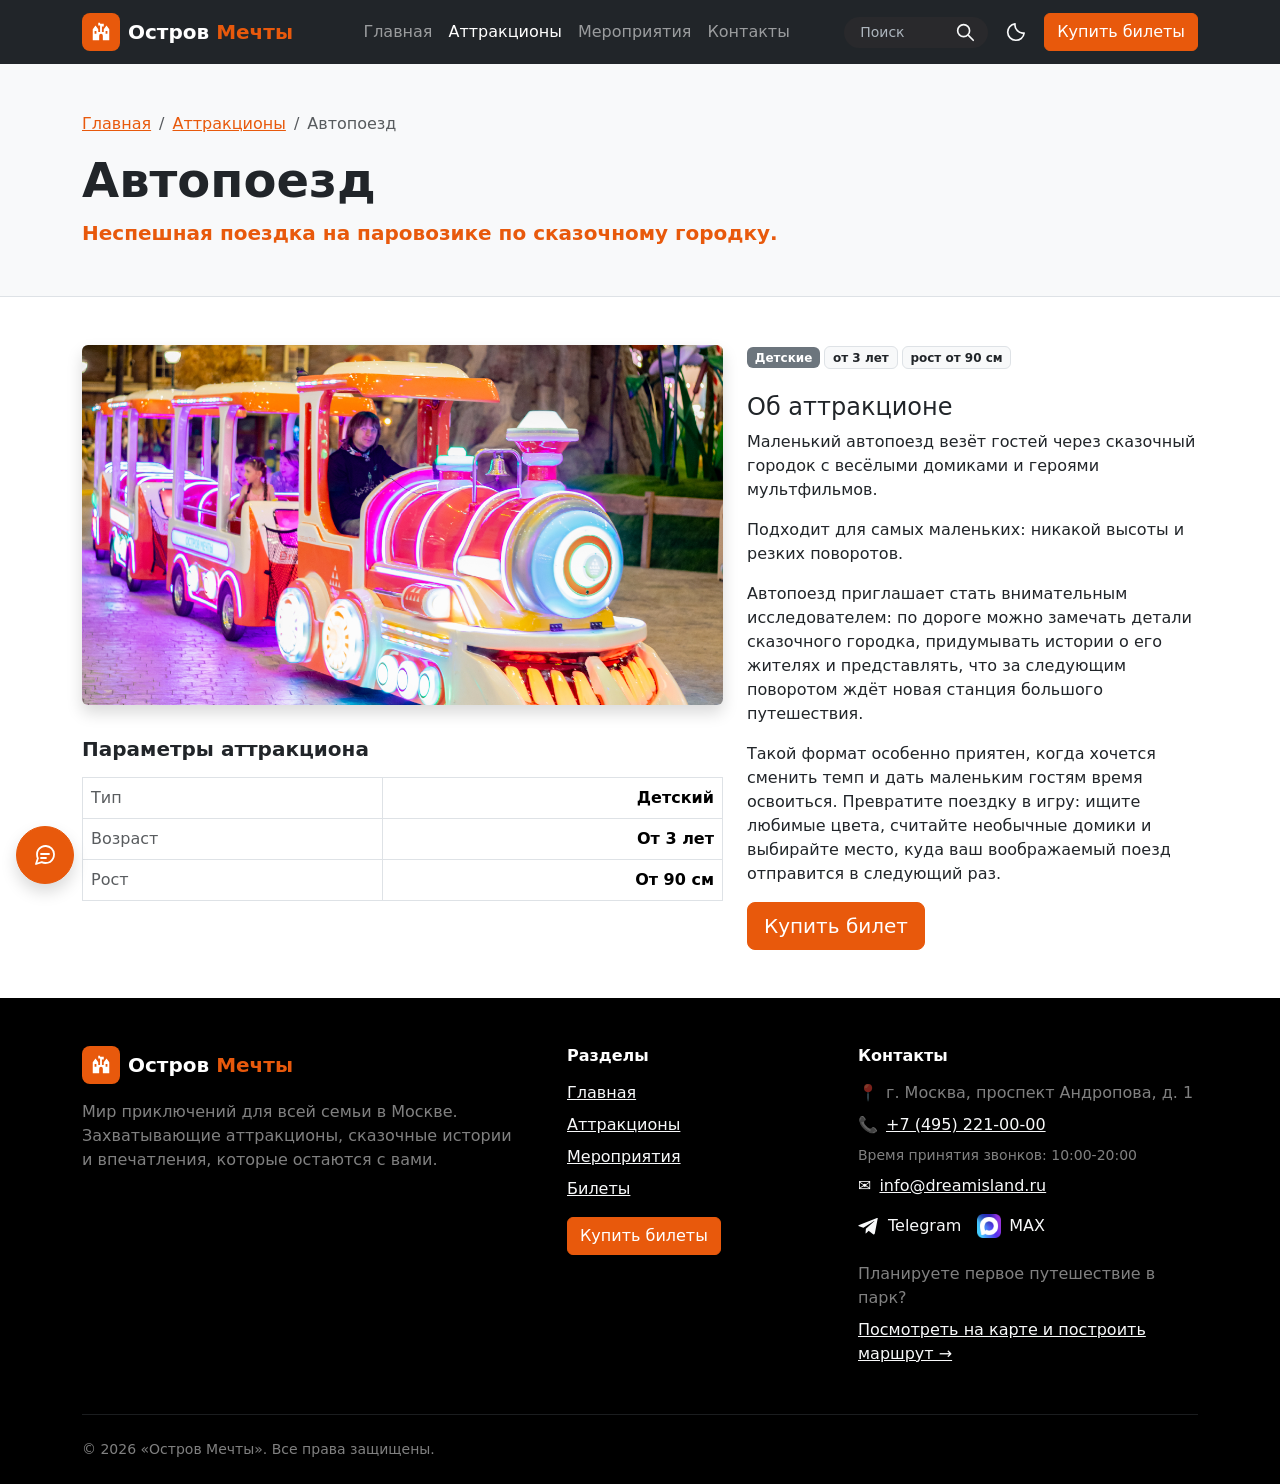
<file: attraction-autotrain.html>
<!DOCTYPE html>
<html lang="ru">
<head>
  <meta charset="UTF-8">
  <script src="js/theme.js"></script>
  <meta name="viewport" content="width=device-width, initial-scale=1.0">
  <title>Автопоезд — Парк развлечений «Остров Мечты»</title>

  <link
    href="https://cdn.jsdelivr.net/npm/bootstrap@5.3.3/dist/css/bootstrap.min.css"
    rel="stylesheet"
  >
  <link rel="stylesheet" href="css/custom.css">
</head>
<body class="theme-orange">
    <nav class="navbar navbar-expand-lg navbar-dark bg-dark sticky-top">
        <div class="container position-relative">
            <a class="navbar-brand d-inline-flex align-items-center gap-2 fw-bold" href="index.html"><span class="d-inline-flex align-items-center justify-content-center bg-primary rounded-3 p-2 flex-shrink-0" aria-hidden="true"><svg xmlns="http://www.w3.org/2000/svg" width="22" height="22" viewBox="0 0 24 24" fill="currentColor" focusable="false"><path d="M3 21V9l3-4 3 4v3h2V5H9V2h2v1h4v3h-2v6h2V9l3-4 3 4v12h-7v-5a2 2 0 0 0-4 0v5H3Zm2-10v3h2v-3H5Zm12 0v3h2v-3h-2Z"/></svg></span><span>Остров <span class="text-primary">Мечты</span></span></a>

            <button
                class="navbar-toggler"
                type="button"
                data-bs-toggle="collapse"
                data-bs-target="#mainNavbar"
                aria-controls="mainNavbar"
                aria-expanded="false"
                aria-label="Переключить навигацию"
            >
                <span class="navbar-toggler-icon"></span>
            </button>

            <div class="collapse navbar-collapse" id="mainNavbar">
                <ul class="navbar-nav mx-auto align-items-center">
                    <li class="nav-item">
                        <a class="nav-link" href="index.html">Главная</a>
                    </li>
                    <li class="nav-item">
                        <a class="nav-link active" aria-current="page" href="catalog.html">Аттракционы</a>
                    </li>
                    <li class="nav-item">
                        <a class="nav-link" href="events.html">Мероприятия</a>
                    </li>
                    <li class="nav-item">
                        <a class="nav-link" href="contacts.html">Контакты</a>
                    </li>
                    <li class="nav-item d-lg-none d-flex align-items-center gap-2 mt-2 mb-2"><form class="header-search d-flex align-items-center rounded-4 px-2" role="search" data-header-search><input type="search" class="form-control form-control-sm bg-transparent border-0 shadow-none text-light px-2" placeholder="Поиск" aria-label="Поиск по сайту" maxlength="200" autocomplete="off"><button type="button" class="btn border-0 text-light p-1 d-inline-flex align-items-center justify-content-center flex-shrink-0" data-site-search aria-label="Найти"><svg xmlns="http://www.w3.org/2000/svg" width="22" height="22" viewBox="0 0 24 24" fill="none" stroke="currentColor" stroke-width="1.8" stroke-linecap="round" aria-hidden="true" focusable="false"><circle cx="10.5" cy="10.5" r="6.5"/><path d="m16 16 5 5"/></svg></button></form><button type="button" class="theme-toggle btn btn-outline-light border-0 position-relative overflow-hidden p-2 d-inline-flex align-items-center justify-content-center" data-theme-toggle aria-label="Включить тёмную тему" aria-pressed="false" title="Включить тёмную тему"><svg class="theme-icon theme-icon-moon" xmlns="http://www.w3.org/2000/svg" width="22" height="22" viewBox="0 0 24 24" fill="none" stroke="currentColor" stroke-width="1.8" stroke-linecap="round" stroke-linejoin="round" aria-hidden="true" focusable="false"><path d="M20.9 13.1A9 9 0 0 1 10.9 3.1a9 9 0 1 0 10 10Z"/></svg><svg class="theme-icon theme-icon-sun" xmlns="http://www.w3.org/2000/svg" width="22" height="22" viewBox="0 0 24 24" fill="none" stroke="currentColor" stroke-width="1.8" stroke-linecap="round" aria-hidden="true" focusable="false"><circle cx="12" cy="12" r="4"/><path d="M12 2v2m0 16v2M2 12h2m16 0h2M4.93 4.93l1.42 1.42m11.3 11.3 1.42 1.42M4.93 19.07l1.42-1.42m11.3-11.3 1.42-1.42"/></svg></button><a class="btn btn-primary" href="order.html">Купить билеты</a></li>
                </ul>
            </div>
            <div class="d-none d-lg-flex align-items-center gap-2 ms-auto flex-shrink-0"><form class="header-search d-flex align-items-center rounded-4 px-2" role="search" data-header-search><input type="search" class="form-control form-control-sm bg-transparent border-0 shadow-none text-light px-2" placeholder="Поиск" aria-label="Поиск по сайту" maxlength="200" autocomplete="off"><button type="button" class="btn border-0 text-light p-1 d-inline-flex align-items-center justify-content-center flex-shrink-0" data-site-search aria-label="Найти"><svg xmlns="http://www.w3.org/2000/svg" width="22" height="22" viewBox="0 0 24 24" fill="none" stroke="currentColor" stroke-width="1.8" stroke-linecap="round" aria-hidden="true" focusable="false"><circle cx="10.5" cy="10.5" r="6.5"/><path d="m16 16 5 5"/></svg></button></form><button type="button" class="theme-toggle btn btn-outline-light border-0 position-relative overflow-hidden p-2 d-inline-flex align-items-center justify-content-center" data-theme-toggle aria-label="Включить тёмную тему" aria-pressed="false" title="Включить тёмную тему"><svg class="theme-icon theme-icon-moon" xmlns="http://www.w3.org/2000/svg" width="22" height="22" viewBox="0 0 24 24" fill="none" stroke="currentColor" stroke-width="1.8" stroke-linecap="round" stroke-linejoin="round" aria-hidden="true" focusable="false"><path d="M20.9 13.1A9 9 0 0 1 10.9 3.1a9 9 0 1 0 10 10Z"/></svg><svg class="theme-icon theme-icon-sun" xmlns="http://www.w3.org/2000/svg" width="22" height="22" viewBox="0 0 24 24" fill="none" stroke="currentColor" stroke-width="1.8" stroke-linecap="round" aria-hidden="true" focusable="false"><circle cx="12" cy="12" r="4"/><path d="M12 2v2m0 16v2M2 12h2m16 0h2M4.93 4.93l1.42 1.42m11.3 11.3 1.42 1.42M4.93 19.07l1.42-1.42m11.3-11.3 1.42-1.42"/></svg></button><a class="btn btn-primary" href="order.html">Купить билеты</a></div>
        </div>
    </nav>

    <main>
        <section class="bg-body-tertiary border-bottom">
            <div class="container py-5">
                <nav aria-label="Навигационная цепочка">
                    <ol class="breadcrumb mb-3">
                        <li class="breadcrumb-item"><a href="index.html">Главная</a></li>
                        <li class="breadcrumb-item"><a href="catalog.html">Аттракционы</a></li>
                        <li class="breadcrumb-item active" aria-current="page">Автопоезд</li>
                    </ol>
                </nav>
                <h1 class="display-5 fw-bold">Автопоезд</h1>
                <p class="lead text-primary fw-semibold mb-0">Неспешная поездка на паровозике по сказочному городку.</p>
            </div>
        </section>

        <section class="container my-5">
            <div class="row g-4">
                <div class="col-12 col-lg-7">
                    <div class="ratio ratio-16x9 shadow rounded overflow-hidden"><img src="images/pic7.jpg" class="object-fit-cover" alt="Аттракцион «Автопоезд»"></div>
                    <table class="table table-bordered align-middle mt-4 mb-0 caption-top">
                        <caption class="h5 text-body fw-bold pb-2">Параметры аттракциона</caption>
                        <tbody>
                            <tr><th scope="row" class="fw-normal text-body-secondary">Тип</th><td class="fw-semibold text-end">Детский</td></tr>
                            <tr><th scope="row" class="fw-normal text-body-secondary">Возраст</th><td class="fw-semibold text-end">От 3 лет</td></tr>
                            <tr><th scope="row" class="fw-normal text-body-secondary">Рост</th><td class="fw-semibold text-end">От 90 см</td></tr>
                        </tbody>
                    </table>
                </div>

                <div class="col-12 col-lg-5">
                    <div class="mb-3"><span class="badge bg-secondary text-white me-1 mb-2">Детские</span><span class="badge bg-body-tertiary text-body border me-1 mb-2">от 3 лет</span><span class="badge bg-body-tertiary text-body border mb-2">рост от 90 см</span></div>
                    <h2 class="h4">Об аттракционе</h2>
                        <p>Маленький автопоезд везёт гостей через сказочный городок с весёлыми домиками и героями мультфильмов.</p>
                        <p>Подходит для самых маленьких: никакой высоты и резких поворотов.</p>

                    <p>Автопоезд приглашает стать внимательным исследователем: по дороге можно замечать детали сказочного городка, придумывать истории о его жителях и представлять, что за следующим поворотом ждёт новая станция большого путешествия.</p>
                    <p>Такой формат особенно приятен, когда хочется сменить темп и дать маленьким гостям время освоиться. Превратите поездку в игру: ищите любимые цвета, считайте необычные домики и выбирайте место, куда ваш воображаемый поезд отправится в следующий раз.</p>
                    <a class="btn btn-primary btn-lg" href="order.html">Купить билет</a>
                </div>
            </div>
        </section>
    </main>

    <footer class="bg-black text-white pt-5 pb-4 mt-5">
        <div class="container">
            <div class="row g-4 gx-lg-5 pb-5">
                <div class="col-12 col-lg-5">
                    <a class="d-inline-flex align-items-center gap-2 text-white text-decoration-none fw-bold fs-5 mb-3" href="index.html">
                        <span class="d-inline-flex align-items-center justify-content-center bg-primary rounded-3 p-2 flex-shrink-0" aria-hidden="true"><svg xmlns="http://www.w3.org/2000/svg" width="22" height="22" viewBox="0 0 24 24" fill="currentColor" focusable="false"><path d="M3 21V9l3-4 3 4v3h2V5H9V2h2v1h4v3h-2v6h2V9l3-4 3 4v12h-7v-5a2 2 0 0 0-4 0v5H3Zm2-10v3h2v-3H5Zm12 0v3h2v-3h-2Z"/></svg></span>
                        <span>Остров <span class="text-primary">Мечты</span></span>
                    </a>
                    <p class="text-white-50 mb-0">Мир приключений для всей семьи в Москве. Захватывающие аттракционы, сказочные истории и впечатления, которые остаются с вами.</p>
                </div>
                <div class="col-12 col-sm-5 col-lg-3">
                    <h2 class="h6 fw-bold mb-3">Разделы</h2>
                    <nav aria-label="Навигация в подвале">
                        <ul class="list-unstyled d-flex flex-column gap-2 mb-0">
                            <li><a class="link-light" href="index.html">Главная</a></li>
                            <li><a class="link-light" href="catalog.html">Аттракционы</a></li>
                            <li><a class="link-light" href="events.html">Мероприятия</a></li>
                            <li><a class="link-light" href="order.html">Билеты</a></li>
                        </ul>
                    </nav>
                    <a class="btn btn-primary mt-3" href="order.html">Купить билеты</a>
                </div>
                <div class="col-12 col-sm-7 col-lg-4">
                    <h2 class="h6 fw-bold mb-3">Контакты</h2>
                    <address class="mb-3">
                        <p class="text-white-50 mb-2"><span class="me-2" aria-hidden="true">📍</span>г. Москва, проспект Андропова, д. 1</p>
                        <p class="mb-2"><span class="me-2" aria-hidden="true">📞</span><a class="link-light" href="tel:+74952210000">+7 (495) 221-00-00</a></p>
                        <p class="small text-white-50 mb-2">Время принятия звонков: 10:00-20:00</p>
                        <p class="mb-0"><span class="me-2" aria-hidden="true">✉️</span><a class="link-light" href="mailto:info@dreamisland.ru">info@dreamisland.ru</a></p>
                    </address>
                    <div class="d-flex flex-wrap gap-3 mt-2 mb-4" aria-label="Мессенджеры">
                        <a class="d-inline-flex align-items-center gap-2 link-light text-decoration-none" href="https://t.me/ostrov_mechty_demo_7f2c9a" target="_blank" rel="noopener noreferrer">
                            <svg xmlns="http://www.w3.org/2000/svg" width="22" height="22" viewBox="0 0 24 24" fill="currentColor" aria-hidden="true" focusable="false"><path d="M21.6 3.3 18.4 20c-.2 1.2-.9 1.5-1.9.9l-4.9-3.6-2.4 2.3c-.3.3-.5.5-1 .5l.4-5 9.1-8.2c.4-.3-.1-.5-.6-.2L5.9 13.8 1.1 12.3c-1-.3-1-1 .2-1.5L20 3.6c.9-.4 1.7-.1 1.6-.3Z"/></svg>
                            Telegram
                        </a>
                        <a class="d-inline-flex align-items-center gap-2 link-light text-decoration-none" href="https://max.ru/ostrov_mechty_demo_7f2c9a" target="_blank" rel="noopener noreferrer">
                            <svg xmlns="http://www.w3.org/2000/svg" width="24" height="24" viewBox="208 208 544 544" aria-hidden="true" focusable="false"><image href="images/max.png" width="960" height="960"/></svg>
                            MAX
                        </a>
                    </div>
                    <p class="text-white-50 mb-2">Планируете первое путешествие в парк?</p>
                    <a class="link-light" href="contacts.html#map">Посмотреть на карте и построить маршрут →</a>
                </div>
            </div>
            <div class="border-top border-secondary border-opacity-25 pt-4">
                <p class="small text-white-50 mb-0">&copy; 2026 «Остров Мечты». Все права защищены.</p>
            </div>
        </div>
    </footer>

    <script
        src="https://cdn.jsdelivr.net/npm/bootstrap@5.3.3/dist/js/bootstrap.bundle.min.js">
    </script>
    <button type="button" id="back-to-top" class="btn btn-primary rounded-circle position-fixed bottom-0 end-0 m-4 p-3 shadow z-3 d-none" aria-label="Наверх" title="Наверх">
        <svg xmlns="http://www.w3.org/2000/svg" width="24" height="24" viewBox="0 0 24 24" fill="none" stroke="currentColor" stroke-width="2" stroke-linecap="round" stroke-linejoin="round" aria-hidden="true" focusable="false"><path d="m5 11 7-7 7 7M5 20l7-7 7 7"/></svg>
    </button>
    <script src="js/back-to-top.js" defer></script>
    <script src="js/ticket-window.js" defer></script>
    <script src="js/search-index.js" defer></script>
    <script src="js/site-search.js" defer></script>
    <script src="js/support-chat.js" defer></script>
</body>
</html>
</file>
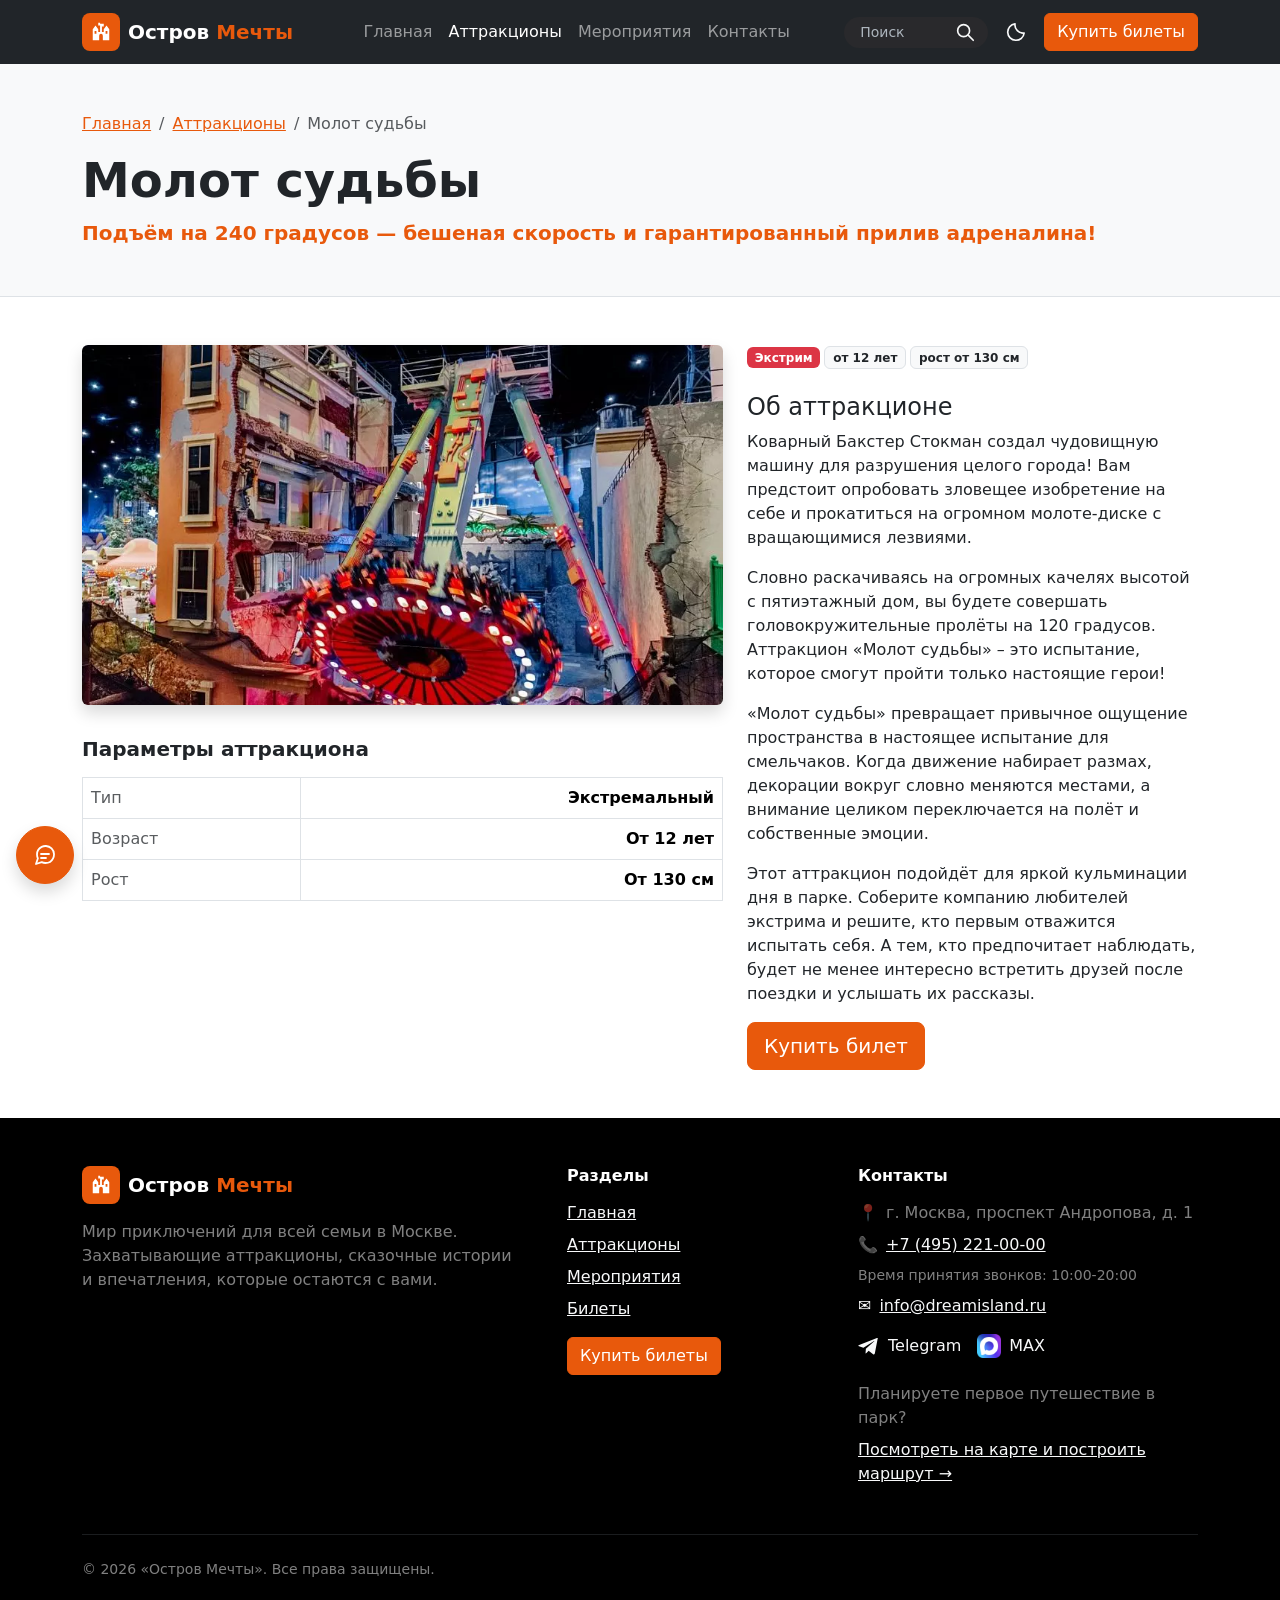
<file: attraction-hammer.html>
<!DOCTYPE html>
<html lang="ru">
<head>
  <meta charset="UTF-8">
  <script src="js/theme.js"></script>
  <meta name="viewport" content="width=device-width, initial-scale=1.0">
  <title>Молот судьбы — Парк развлечений «Остров Мечты»</title>

  <link
    href="https://cdn.jsdelivr.net/npm/bootstrap@5.3.3/dist/css/bootstrap.min.css"
    rel="stylesheet"
  >
  <link rel="stylesheet" href="css/custom.css">
</head>
<body class="theme-orange">
    <nav class="navbar navbar-expand-lg navbar-dark bg-dark sticky-top">
        <div class="container position-relative">
            <a class="navbar-brand d-inline-flex align-items-center gap-2 fw-bold" href="index.html"><span class="d-inline-flex align-items-center justify-content-center bg-primary rounded-3 p-2 flex-shrink-0" aria-hidden="true"><svg xmlns="http://www.w3.org/2000/svg" width="22" height="22" viewBox="0 0 24 24" fill="currentColor" focusable="false"><path d="M3 21V9l3-4 3 4v3h2V5H9V2h2v1h4v3h-2v6h2V9l3-4 3 4v12h-7v-5a2 2 0 0 0-4 0v5H3Zm2-10v3h2v-3H5Zm12 0v3h2v-3h-2Z"/></svg></span><span>Остров <span class="text-primary">Мечты</span></span></a>

            <button
                class="navbar-toggler"
                type="button"
                data-bs-toggle="collapse"
                data-bs-target="#mainNavbar"
                aria-controls="mainNavbar"
                aria-expanded="false"
                aria-label="Переключить навигацию"
            >
                <span class="navbar-toggler-icon"></span>
            </button>

            <div class="collapse navbar-collapse" id="mainNavbar">
                <ul class="navbar-nav mx-auto align-items-center">
                    <li class="nav-item">
                        <a class="nav-link" href="index.html">Главная</a>
                    </li>
                    <li class="nav-item">
                        <a class="nav-link active" aria-current="page" href="catalog.html">Аттракционы</a>
                    </li>
                    <li class="nav-item">
                        <a class="nav-link" href="events.html">Мероприятия</a>
                    </li>
                    <li class="nav-item">
                        <a class="nav-link" href="contacts.html">Контакты</a>
                    </li>
                    <li class="nav-item d-lg-none d-flex align-items-center gap-2 mt-2 mb-2"><form class="header-search d-flex align-items-center rounded-4 px-2" role="search" data-header-search><input type="search" class="form-control form-control-sm bg-transparent border-0 shadow-none text-light px-2" placeholder="Поиск" aria-label="Поиск по сайту" maxlength="200" autocomplete="off"><button type="button" class="btn border-0 text-light p-1 d-inline-flex align-items-center justify-content-center flex-shrink-0" data-site-search aria-label="Найти"><svg xmlns="http://www.w3.org/2000/svg" width="22" height="22" viewBox="0 0 24 24" fill="none" stroke="currentColor" stroke-width="1.8" stroke-linecap="round" aria-hidden="true" focusable="false"><circle cx="10.5" cy="10.5" r="6.5"/><path d="m16 16 5 5"/></svg></button></form><button type="button" class="theme-toggle btn btn-outline-light border-0 position-relative overflow-hidden p-2 d-inline-flex align-items-center justify-content-center" data-theme-toggle aria-label="Включить тёмную тему" aria-pressed="false" title="Включить тёмную тему"><svg class="theme-icon theme-icon-moon" xmlns="http://www.w3.org/2000/svg" width="22" height="22" viewBox="0 0 24 24" fill="none" stroke="currentColor" stroke-width="1.8" stroke-linecap="round" stroke-linejoin="round" aria-hidden="true" focusable="false"><path d="M20.9 13.1A9 9 0 0 1 10.9 3.1a9 9 0 1 0 10 10Z"/></svg><svg class="theme-icon theme-icon-sun" xmlns="http://www.w3.org/2000/svg" width="22" height="22" viewBox="0 0 24 24" fill="none" stroke="currentColor" stroke-width="1.8" stroke-linecap="round" aria-hidden="true" focusable="false"><circle cx="12" cy="12" r="4"/><path d="M12 2v2m0 16v2M2 12h2m16 0h2M4.93 4.93l1.42 1.42m11.3 11.3 1.42 1.42M4.93 19.07l1.42-1.42m11.3-11.3 1.42-1.42"/></svg></button><a class="btn btn-primary" href="order.html">Купить билеты</a></li>
                </ul>
            </div>
            <div class="d-none d-lg-flex align-items-center gap-2 ms-auto flex-shrink-0"><form class="header-search d-flex align-items-center rounded-4 px-2" role="search" data-header-search><input type="search" class="form-control form-control-sm bg-transparent border-0 shadow-none text-light px-2" placeholder="Поиск" aria-label="Поиск по сайту" maxlength="200" autocomplete="off"><button type="button" class="btn border-0 text-light p-1 d-inline-flex align-items-center justify-content-center flex-shrink-0" data-site-search aria-label="Найти"><svg xmlns="http://www.w3.org/2000/svg" width="22" height="22" viewBox="0 0 24 24" fill="none" stroke="currentColor" stroke-width="1.8" stroke-linecap="round" aria-hidden="true" focusable="false"><circle cx="10.5" cy="10.5" r="6.5"/><path d="m16 16 5 5"/></svg></button></form><button type="button" class="theme-toggle btn btn-outline-light border-0 position-relative overflow-hidden p-2 d-inline-flex align-items-center justify-content-center" data-theme-toggle aria-label="Включить тёмную тему" aria-pressed="false" title="Включить тёмную тему"><svg class="theme-icon theme-icon-moon" xmlns="http://www.w3.org/2000/svg" width="22" height="22" viewBox="0 0 24 24" fill="none" stroke="currentColor" stroke-width="1.8" stroke-linecap="round" stroke-linejoin="round" aria-hidden="true" focusable="false"><path d="M20.9 13.1A9 9 0 0 1 10.9 3.1a9 9 0 1 0 10 10Z"/></svg><svg class="theme-icon theme-icon-sun" xmlns="http://www.w3.org/2000/svg" width="22" height="22" viewBox="0 0 24 24" fill="none" stroke="currentColor" stroke-width="1.8" stroke-linecap="round" aria-hidden="true" focusable="false"><circle cx="12" cy="12" r="4"/><path d="M12 2v2m0 16v2M2 12h2m16 0h2M4.93 4.93l1.42 1.42m11.3 11.3 1.42 1.42M4.93 19.07l1.42-1.42m11.3-11.3 1.42-1.42"/></svg></button><a class="btn btn-primary" href="order.html">Купить билеты</a></div>
        </div>
    </nav>

    <main>
        <section class="bg-body-tertiary border-bottom">
            <div class="container py-5">
                <nav aria-label="Навигационная цепочка">
                    <ol class="breadcrumb mb-3">
                        <li class="breadcrumb-item"><a href="index.html">Главная</a></li>
                        <li class="breadcrumb-item"><a href="catalog.html">Аттракционы</a></li>
                        <li class="breadcrumb-item active" aria-current="page">Молот судьбы</li>
                    </ol>
                </nav>
                <h1 class="display-5 fw-bold">Молот судьбы</h1>
                <p class="lead text-primary fw-semibold mb-0">Подъём на 240 градусов — бешеная скорость и гарантированный прилив адреналина!</p>
            </div>
        </section>

        <section class="container my-5">
            <div class="row g-4">
                <div class="col-12 col-lg-7">
                    <div class="ratio ratio-16x9 shadow rounded overflow-hidden"><img src="images/pic3.webp" class="object-fit-cover" alt="Аттракцион «Молот судьбы»"></div>
                    <table class="table table-bordered align-middle mt-4 mb-0 caption-top">
                        <caption class="h5 text-body fw-bold pb-2">Параметры аттракциона</caption>
                        <tbody>
                            <tr><th scope="row" class="fw-normal text-body-secondary">Тип</th><td class="fw-semibold text-end">Экстремальный</td></tr>
                            <tr><th scope="row" class="fw-normal text-body-secondary">Возраст</th><td class="fw-semibold text-end">От 12 лет</td></tr>
                            <tr><th scope="row" class="fw-normal text-body-secondary">Рост</th><td class="fw-semibold text-end">От 130 см</td></tr>
                        </tbody>
                    </table>
                </div>

                <div class="col-12 col-lg-5">
                    <div class="mb-3"><span class="badge bg-danger me-1 mb-2">Экстрим</span><span class="badge bg-body-tertiary text-body border me-1 mb-2">от 12 лет</span><span class="badge bg-body-tertiary text-body border mb-2">рост от 130 см</span></div>
                    <h2 class="h4">Об аттракционе</h2>
                        <p>Коварный Бакстер Стокман создал чудовищную машину для разрушения целого города! Вам предстоит опробовать зловещее изобретение на себе и прокатиться на огромном молоте-диске с вращающимися лезвиями.</p>
                        <p>Словно раскачиваясь на огромных качелях высотой с пятиэтажный дом, вы будете совершать головокружительные пролёты на 120 градусов. Аттракцион «Молот судьбы» – это испытание, которое смогут пройти только настоящие герои!</p>

                    <p>«Молот судьбы» превращает привычное ощущение пространства в настоящее испытание для смельчаков. Когда движение набирает размах, декорации вокруг словно меняются местами, а внимание целиком переключается на полёт и собственные эмоции.</p>
                    <p>Этот аттракцион подойдёт для яркой кульминации дня в парке. Соберите компанию любителей экстрима и решите, кто первым отважится испытать себя. А тем, кто предпочитает наблюдать, будет не менее интересно встретить друзей после поездки и услышать их рассказы.</p>
                    <a class="btn btn-primary btn-lg" href="order.html">Купить билет</a>
                </div>
            </div>
        </section>
    </main>

    <footer class="bg-black text-white pt-5 pb-4 mt-5">
        <div class="container">
            <div class="row g-4 gx-lg-5 pb-5">
                <div class="col-12 col-lg-5">
                    <a class="d-inline-flex align-items-center gap-2 text-white text-decoration-none fw-bold fs-5 mb-3" href="index.html">
                        <span class="d-inline-flex align-items-center justify-content-center bg-primary rounded-3 p-2 flex-shrink-0" aria-hidden="true"><svg xmlns="http://www.w3.org/2000/svg" width="22" height="22" viewBox="0 0 24 24" fill="currentColor" focusable="false"><path d="M3 21V9l3-4 3 4v3h2V5H9V2h2v1h4v3h-2v6h2V9l3-4 3 4v12h-7v-5a2 2 0 0 0-4 0v5H3Zm2-10v3h2v-3H5Zm12 0v3h2v-3h-2Z"/></svg></span>
                        <span>Остров <span class="text-primary">Мечты</span></span>
                    </a>
                    <p class="text-white-50 mb-0">Мир приключений для всей семьи в Москве. Захватывающие аттракционы, сказочные истории и впечатления, которые остаются с вами.</p>
                </div>
                <div class="col-12 col-sm-5 col-lg-3">
                    <h2 class="h6 fw-bold mb-3">Разделы</h2>
                    <nav aria-label="Навигация в подвале">
                        <ul class="list-unstyled d-flex flex-column gap-2 mb-0">
                            <li><a class="link-light" href="index.html">Главная</a></li>
                            <li><a class="link-light" href="catalog.html">Аттракционы</a></li>
                            <li><a class="link-light" href="events.html">Мероприятия</a></li>
                            <li><a class="link-light" href="order.html">Билеты</a></li>
                        </ul>
                    </nav>
                    <a class="btn btn-primary mt-3" href="order.html">Купить билеты</a>
                </div>
                <div class="col-12 col-sm-7 col-lg-4">
                    <h2 class="h6 fw-bold mb-3">Контакты</h2>
                    <address class="mb-3">
                        <p class="text-white-50 mb-2"><span class="me-2" aria-hidden="true">📍</span>г. Москва, проспект Андропова, д. 1</p>
                        <p class="mb-2"><span class="me-2" aria-hidden="true">📞</span><a class="link-light" href="tel:+74952210000">+7 (495) 221-00-00</a></p>
                        <p class="small text-white-50 mb-2">Время принятия звонков: 10:00-20:00</p>
                        <p class="mb-0"><span class="me-2" aria-hidden="true">✉️</span><a class="link-light" href="mailto:info@dreamisland.ru">info@dreamisland.ru</a></p>
                    </address>
                    <div class="d-flex flex-wrap gap-3 mt-2 mb-4" aria-label="Мессенджеры">
                        <a class="d-inline-flex align-items-center gap-2 link-light text-decoration-none" href="https://t.me/ostrov_mechty_demo_7f2c9a" target="_blank" rel="noopener noreferrer">
                            <svg xmlns="http://www.w3.org/2000/svg" width="22" height="22" viewBox="0 0 24 24" fill="currentColor" aria-hidden="true" focusable="false"><path d="M21.6 3.3 18.4 20c-.2 1.2-.9 1.5-1.9.9l-4.9-3.6-2.4 2.3c-.3.3-.5.5-1 .5l.4-5 9.1-8.2c.4-.3-.1-.5-.6-.2L5.9 13.8 1.1 12.3c-1-.3-1-1 .2-1.5L20 3.6c.9-.4 1.7-.1 1.6-.3Z"/></svg>
                            Telegram
                        </a>
                        <a class="d-inline-flex align-items-center gap-2 link-light text-decoration-none" href="https://max.ru/ostrov_mechty_demo_7f2c9a" target="_blank" rel="noopener noreferrer">
                            <svg xmlns="http://www.w3.org/2000/svg" width="24" height="24" viewBox="208 208 544 544" aria-hidden="true" focusable="false"><image href="images/max.png" width="960" height="960"/></svg>
                            MAX
                        </a>
                    </div>
                    <p class="text-white-50 mb-2">Планируете первое путешествие в парк?</p>
                    <a class="link-light" href="contacts.html#map">Посмотреть на карте и построить маршрут →</a>
                </div>
            </div>
            <div class="border-top border-secondary border-opacity-25 pt-4">
                <p class="small text-white-50 mb-0">&copy; 2026 «Остров Мечты». Все права защищены.</p>
            </div>
        </div>
    </footer>

    <script
        src="https://cdn.jsdelivr.net/npm/bootstrap@5.3.3/dist/js/bootstrap.bundle.min.js">
    </script>
    <button type="button" id="back-to-top" class="btn btn-primary rounded-circle position-fixed bottom-0 end-0 m-4 p-3 shadow z-3 d-none" aria-label="Наверх" title="Наверх">
        <svg xmlns="http://www.w3.org/2000/svg" width="24" height="24" viewBox="0 0 24 24" fill="none" stroke="currentColor" stroke-width="2" stroke-linecap="round" stroke-linejoin="round" aria-hidden="true" focusable="false"><path d="m5 11 7-7 7 7M5 20l7-7 7 7"/></svg>
    </button>
    <script src="js/back-to-top.js" defer></script>
    <script src="js/ticket-window.js" defer></script>
    <script src="js/search-index.js" defer></script>
    <script src="js/site-search.js" defer></script>
    <script src="js/support-chat.js" defer></script>
</body>
</html>
</file>
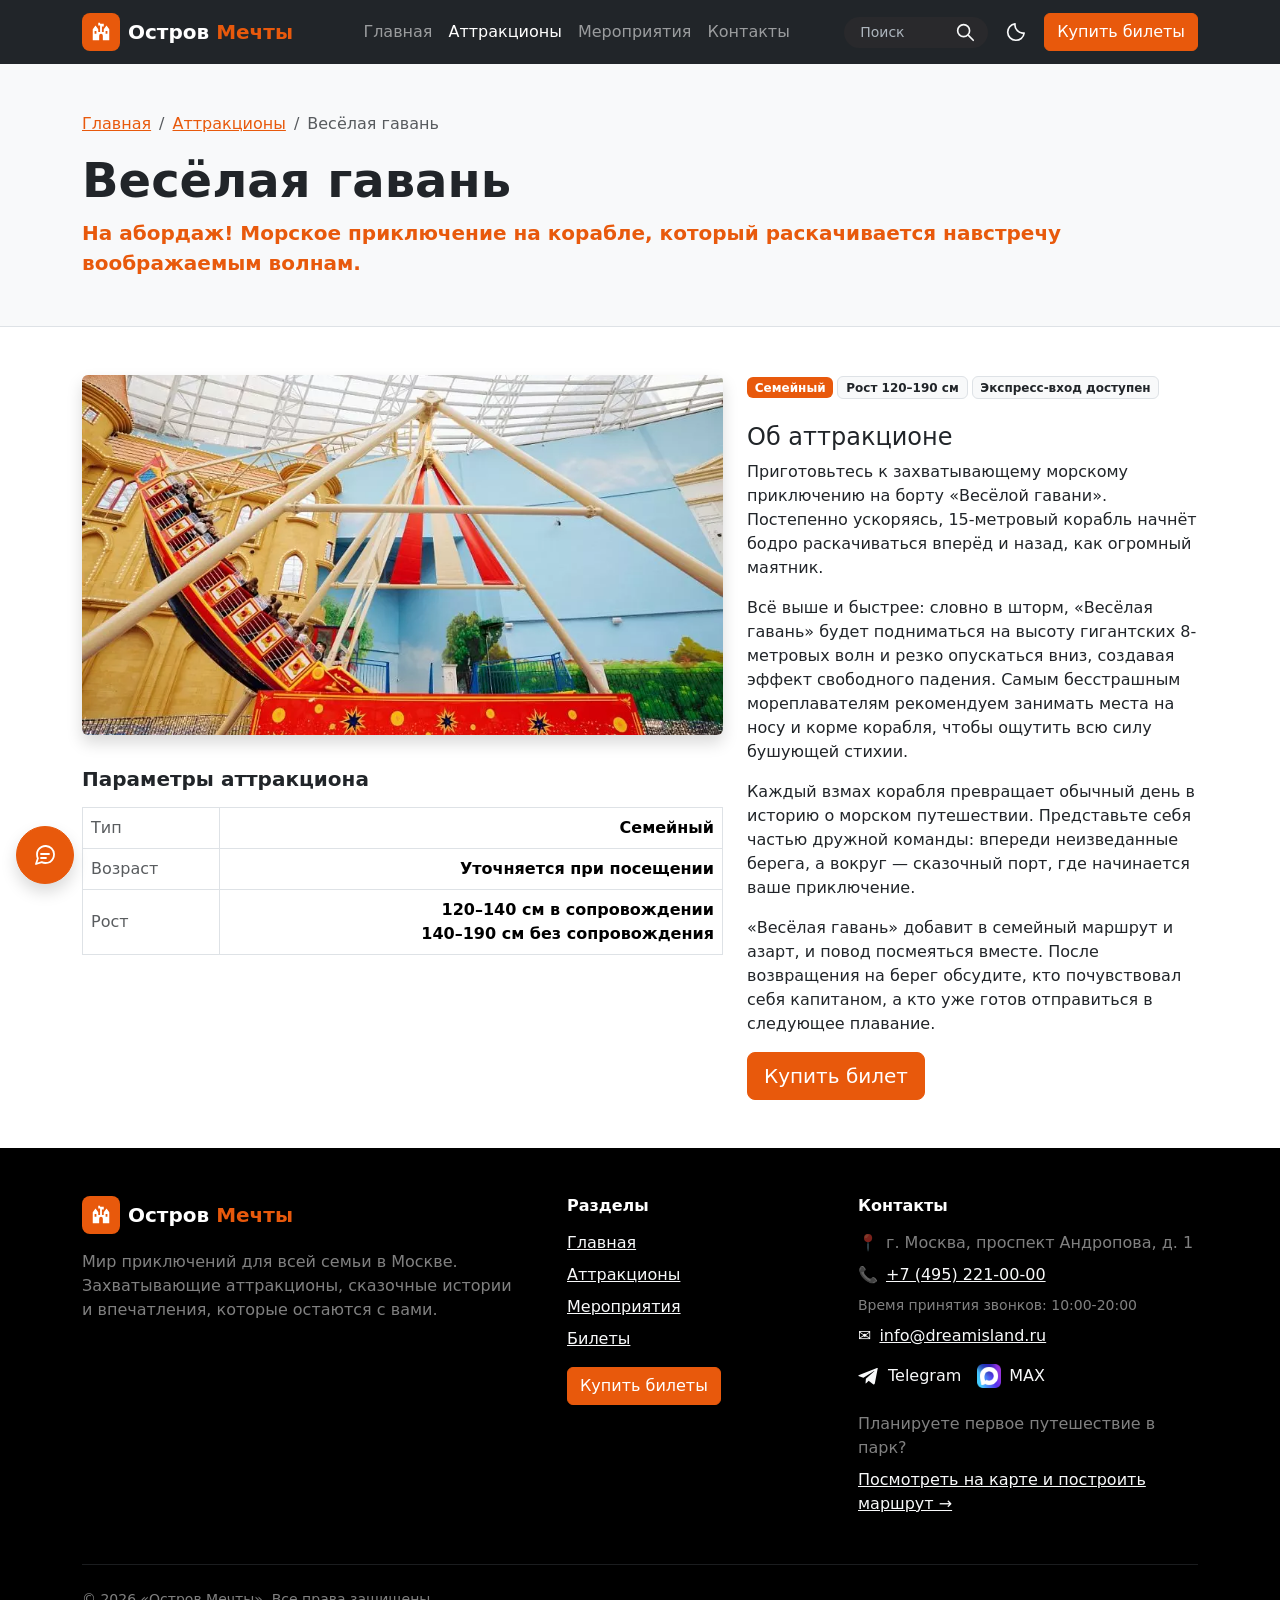
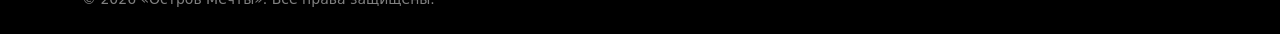
<file: attraction-harbor.html>
<!DOCTYPE html>
<html lang="ru">
<head>
  <meta charset="UTF-8">
  <script src="js/theme.js"></script>
  <meta name="viewport" content="width=device-width, initial-scale=1.0">
  <title>Весёлая гавань — Остров Мечты</title>

  <link
    href="https://cdn.jsdelivr.net/npm/bootstrap@5.3.3/dist/css/bootstrap.min.css"
    rel="stylesheet"
  >
  <link rel="stylesheet" href="css/custom.css">
</head>
<body class="theme-orange">
    <nav class="navbar navbar-expand-lg navbar-dark bg-dark sticky-top">
        <div class="container position-relative">
            <a class="navbar-brand d-inline-flex align-items-center gap-2 fw-bold" href="index.html"><span class="d-inline-flex align-items-center justify-content-center bg-primary rounded-3 p-2 flex-shrink-0" aria-hidden="true"><svg xmlns="http://www.w3.org/2000/svg" width="22" height="22" viewBox="0 0 24 24" fill="currentColor" focusable="false"><path d="M3 21V9l3-4 3 4v3h2V5H9V2h2v1h4v3h-2v6h2V9l3-4 3 4v12h-7v-5a2 2 0 0 0-4 0v5H3Zm2-10v3h2v-3H5Zm12 0v3h2v-3h-2Z"/></svg></span><span>Остров <span class="text-primary">Мечты</span></span></a>

            <button
                class="navbar-toggler"
                type="button"
                data-bs-toggle="collapse"
                data-bs-target="#mainNavbar"
                aria-controls="mainNavbar"
                aria-expanded="false"
                aria-label="Переключить навигацию"
            >
                <span class="navbar-toggler-icon"></span>
            </button>

            <div class="collapse navbar-collapse" id="mainNavbar">
                <ul class="navbar-nav mx-auto align-items-center">
                    <li class="nav-item">
                        <a class="nav-link" href="index.html">Главная</a>
                    </li>
                    <li class="nav-item">
                        <a class="nav-link active" aria-current="page" href="catalog.html">Аттракционы</a>
                    </li>
                    <li class="nav-item">
                        <a class="nav-link" href="events.html">Мероприятия</a>
                    </li>
                    <li class="nav-item">
                        <a class="nav-link" href="contacts.html">Контакты</a>
                    </li>
                    <li class="nav-item d-lg-none d-flex align-items-center gap-2 mt-2 mb-2"><form class="header-search d-flex align-items-center rounded-4 px-2" role="search" data-header-search><input type="search" class="form-control form-control-sm bg-transparent border-0 shadow-none text-light px-2" placeholder="Поиск" aria-label="Поиск по сайту" maxlength="200" autocomplete="off"><button type="button" class="btn border-0 text-light p-1 d-inline-flex align-items-center justify-content-center flex-shrink-0" data-site-search aria-label="Найти"><svg xmlns="http://www.w3.org/2000/svg" width="22" height="22" viewBox="0 0 24 24" fill="none" stroke="currentColor" stroke-width="1.8" stroke-linecap="round" aria-hidden="true" focusable="false"><circle cx="10.5" cy="10.5" r="6.5"/><path d="m16 16 5 5"/></svg></button></form><button type="button" class="theme-toggle btn btn-outline-light border-0 position-relative overflow-hidden p-2 d-inline-flex align-items-center justify-content-center" data-theme-toggle aria-label="Включить тёмную тему" aria-pressed="false" title="Включить тёмную тему"><svg class="theme-icon theme-icon-moon" xmlns="http://www.w3.org/2000/svg" width="22" height="22" viewBox="0 0 24 24" fill="none" stroke="currentColor" stroke-width="1.8" stroke-linecap="round" stroke-linejoin="round" aria-hidden="true" focusable="false"><path d="M20.9 13.1A9 9 0 0 1 10.9 3.1a9 9 0 1 0 10 10Z"/></svg><svg class="theme-icon theme-icon-sun" xmlns="http://www.w3.org/2000/svg" width="22" height="22" viewBox="0 0 24 24" fill="none" stroke="currentColor" stroke-width="1.8" stroke-linecap="round" aria-hidden="true" focusable="false"><circle cx="12" cy="12" r="4"/><path d="M12 2v2m0 16v2M2 12h2m16 0h2M4.93 4.93l1.42 1.42m11.3 11.3 1.42 1.42M4.93 19.07l1.42-1.42m11.3-11.3 1.42-1.42"/></svg></button><a class="btn btn-primary" href="order.html">Купить билеты</a></li>
                </ul>
            </div>
            <div class="d-none d-lg-flex align-items-center gap-2 ms-auto flex-shrink-0"><form class="header-search d-flex align-items-center rounded-4 px-2" role="search" data-header-search><input type="search" class="form-control form-control-sm bg-transparent border-0 shadow-none text-light px-2" placeholder="Поиск" aria-label="Поиск по сайту" maxlength="200" autocomplete="off"><button type="button" class="btn border-0 text-light p-1 d-inline-flex align-items-center justify-content-center flex-shrink-0" data-site-search aria-label="Найти"><svg xmlns="http://www.w3.org/2000/svg" width="22" height="22" viewBox="0 0 24 24" fill="none" stroke="currentColor" stroke-width="1.8" stroke-linecap="round" aria-hidden="true" focusable="false"><circle cx="10.5" cy="10.5" r="6.5"/><path d="m16 16 5 5"/></svg></button></form><button type="button" class="theme-toggle btn btn-outline-light border-0 position-relative overflow-hidden p-2 d-inline-flex align-items-center justify-content-center" data-theme-toggle aria-label="Включить тёмную тему" aria-pressed="false" title="Включить тёмную тему"><svg class="theme-icon theme-icon-moon" xmlns="http://www.w3.org/2000/svg" width="22" height="22" viewBox="0 0 24 24" fill="none" stroke="currentColor" stroke-width="1.8" stroke-linecap="round" stroke-linejoin="round" aria-hidden="true" focusable="false"><path d="M20.9 13.1A9 9 0 0 1 10.9 3.1a9 9 0 1 0 10 10Z"/></svg><svg class="theme-icon theme-icon-sun" xmlns="http://www.w3.org/2000/svg" width="22" height="22" viewBox="0 0 24 24" fill="none" stroke="currentColor" stroke-width="1.8" stroke-linecap="round" aria-hidden="true" focusable="false"><circle cx="12" cy="12" r="4"/><path d="M12 2v2m0 16v2M2 12h2m16 0h2M4.93 4.93l1.42 1.42m11.3 11.3 1.42 1.42M4.93 19.07l1.42-1.42m11.3-11.3 1.42-1.42"/></svg></button><a class="btn btn-primary" href="order.html">Купить билеты</a></div>
        </div>
    </nav>

    <main>
        <section class="bg-body-tertiary border-bottom">
            <div class="container py-5">
                <nav aria-label="Навигационная цепочка"><ol class="breadcrumb mb-3"><li class="breadcrumb-item"><a href="index.html">Главная</a></li><li class="breadcrumb-item"><a href="catalog.html">Аттракционы</a></li><li class="breadcrumb-item active" aria-current="page">Весёлая гавань</li></ol></nav>
                <h1 class="display-5 fw-bold">Весёлая гавань</h1>
                <p class="lead text-primary fw-semibold mb-0">На абордаж! Морское приключение на корабле, который раскачивается навстречу воображаемым волнам.</p>
            </div>
        </section>
        <section class="container my-5">
            <div class="row g-4">
                <div class="col-12 col-lg-7">
                    <div class="ratio ratio-16x9 rounded overflow-hidden shadow"><img src="images/harbor.png" class="object-fit-cover" alt="Корабль аттракциона «Весёлая гавань»"></div>
                    <table class="table table-bordered align-middle mt-4 mb-0 caption-top">
                        <caption class="h5 text-body fw-bold pb-2">Параметры аттракциона</caption>
                        <tbody>
                            <tr><th scope="row" class="fw-normal text-body-secondary">Тип</th><td class="fw-semibold text-end">Семейный</td></tr>
                            <tr><th scope="row" class="fw-normal text-body-secondary">Возраст</th><td class="fw-semibold text-end">Уточняется при посещении</td></tr>
                            <tr><th scope="row" class="fw-normal text-body-secondary">Рост</th><td class="fw-semibold text-end">120–140 см в сопровождении<br>140–190 см без сопровождения</td></tr>
                        </tbody>
                    </table>
                </div>
                <div class="col-12 col-lg-5">
                    <div class="mb-3"><span class="badge bg-primary me-1 mb-2">Семейный</span><span class="badge bg-body-tertiary text-body border me-1 mb-2">Рост 120–190 см</span><span class="badge bg-body-tertiary text-body border mb-2">Экспресс-вход доступен</span></div>
                    <h2 class="h4">Об аттракционе</h2>
                    <p>Приготовьтесь к захватывающему морскому приключению на борту «Весёлой гавани». Постепенно ускоряясь, 15-метровый корабль начнёт бодро раскачиваться вперёд и назад, как огромный маятник.</p>
                    <p>Всё выше и быстрее: словно в шторм, «Весёлая гавань» будет подниматься на высоту гигантских 8-метровых волн и резко опускаться вниз, создавая эффект свободного падения. Самым бесстрашным мореплавателям рекомендуем занимать места на носу и корме корабля, чтобы ощутить всю силу бушующей стихии.</p>
                    <p>Каждый взмах корабля превращает обычный день в историю о морском путешествии. Представьте себя частью дружной команды: впереди неизведанные берега, а вокруг — сказочный порт, где начинается ваше приключение.</p>
                    <p>«Весёлая гавань» добавит в семейный маршрут и азарт, и повод посмеяться вместе. После возвращения на берег обсудите, кто почувствовал себя капитаном, а кто уже готов отправиться в следующее плавание.</p>
                    <a class="btn btn-primary btn-lg" href="order.html">Купить билет</a>
                </div>
            </div>
        </section>
    </main>

    <footer class="bg-black text-white pt-5 pb-4 mt-5">
        <div class="container">
            <div class="row g-4 gx-lg-5 pb-5">
                <div class="col-12 col-lg-5">
                    <a class="d-inline-flex align-items-center gap-2 text-white text-decoration-none fw-bold fs-5 mb-3" href="index.html">
                        <span class="d-inline-flex align-items-center justify-content-center bg-primary rounded-3 p-2 flex-shrink-0" aria-hidden="true"><svg xmlns="http://www.w3.org/2000/svg" width="22" height="22" viewBox="0 0 24 24" fill="currentColor" focusable="false"><path d="M3 21V9l3-4 3 4v3h2V5H9V2h2v1h4v3h-2v6h2V9l3-4 3 4v12h-7v-5a2 2 0 0 0-4 0v5H3Zm2-10v3h2v-3H5Zm12 0v3h2v-3h-2Z"/></svg></span>
                        <span>Остров <span class="text-primary">Мечты</span></span>
                    </a>
                    <p class="text-white-50 mb-0">Мир приключений для всей семьи в Москве. Захватывающие аттракционы, сказочные истории и впечатления, которые остаются с вами.</p>
                </div>
                <div class="col-12 col-sm-5 col-lg-3">
                    <h2 class="h6 fw-bold mb-3">Разделы</h2>
                    <nav aria-label="Навигация в подвале">
                        <ul class="list-unstyled d-flex flex-column gap-2 mb-0">
                            <li><a class="link-light" href="index.html">Главная</a></li>
                            <li><a class="link-light" href="catalog.html">Аттракционы</a></li>
                            <li><a class="link-light" href="events.html">Мероприятия</a></li>
                            <li><a class="link-light" href="order.html">Билеты</a></li>
                        </ul>
                    </nav>
                    <a class="btn btn-primary mt-3" href="order.html">Купить билеты</a>
                </div>
                <div class="col-12 col-sm-7 col-lg-4">
                    <h2 class="h6 fw-bold mb-3">Контакты</h2>
                    <address class="mb-3">
                        <p class="text-white-50 mb-2"><span class="me-2" aria-hidden="true">📍</span>г. Москва, проспект Андропова, д. 1</p>
                        <p class="mb-2"><span class="me-2" aria-hidden="true">📞</span><a class="link-light" href="tel:+74952210000">+7 (495) 221-00-00</a></p>
                        <p class="small text-white-50 mb-2">Время принятия звонков: 10:00-20:00</p>
                        <p class="mb-0"><span class="me-2" aria-hidden="true">✉️</span><a class="link-light" href="mailto:info@dreamisland.ru">info@dreamisland.ru</a></p>
                    </address>
                    <div class="d-flex flex-wrap gap-3 mt-2 mb-4" aria-label="Мессенджеры">
                        <a class="d-inline-flex align-items-center gap-2 link-light text-decoration-none" href="https://t.me/ostrov_mechty_demo_7f2c9a" target="_blank" rel="noopener noreferrer">
                            <svg xmlns="http://www.w3.org/2000/svg" width="22" height="22" viewBox="0 0 24 24" fill="currentColor" aria-hidden="true" focusable="false"><path d="M21.6 3.3 18.4 20c-.2 1.2-.9 1.5-1.9.9l-4.9-3.6-2.4 2.3c-.3.3-.5.5-1 .5l.4-5 9.1-8.2c.4-.3-.1-.5-.6-.2L5.9 13.8 1.1 12.3c-1-.3-1-1 .2-1.5L20 3.6c.9-.4 1.7-.1 1.6-.3Z"/></svg>
                            Telegram
                        </a>
                        <a class="d-inline-flex align-items-center gap-2 link-light text-decoration-none" href="https://max.ru/ostrov_mechty_demo_7f2c9a" target="_blank" rel="noopener noreferrer">
                            <svg xmlns="http://www.w3.org/2000/svg" width="24" height="24" viewBox="208 208 544 544" aria-hidden="true" focusable="false"><image href="images/max.png" width="960" height="960"/></svg>
                            MAX
                        </a>
                    </div>
                    <p class="text-white-50 mb-2">Планируете первое путешествие в парк?</p>
                    <a class="link-light" href="contacts.html#map">Посмотреть на карте и построить маршрут →</a>
                </div>
            </div>
            <div class="border-top border-secondary border-opacity-25 pt-4">
                <p class="small text-white-50 mb-0">&copy; 2026 «Остров Мечты». Все права защищены.</p>
            </div>
        </div>
    </footer>

    <script
        src="https://cdn.jsdelivr.net/npm/bootstrap@5.3.3/dist/js/bootstrap.bundle.min.js">
    </script>
    <button type="button" id="back-to-top" class="btn btn-primary rounded-circle position-fixed bottom-0 end-0 m-4 p-3 shadow z-3 d-none" aria-label="Наверх" title="Наверх">
        <svg xmlns="http://www.w3.org/2000/svg" width="24" height="24" viewBox="0 0 24 24" fill="none" stroke="currentColor" stroke-width="2" stroke-linecap="round" stroke-linejoin="round" aria-hidden="true" focusable="false"><path d="m5 11 7-7 7 7M5 20l7-7 7 7"/></svg>
    </button>
    <script src="js/back-to-top.js" defer></script>
    <script src="js/ticket-window.js" defer></script>
    <script src="js/search-index.js" defer></script>
    <script src="js/site-search.js" defer></script>
    <script src="js/support-chat.js" defer></script>
</body>
</html>
</file>
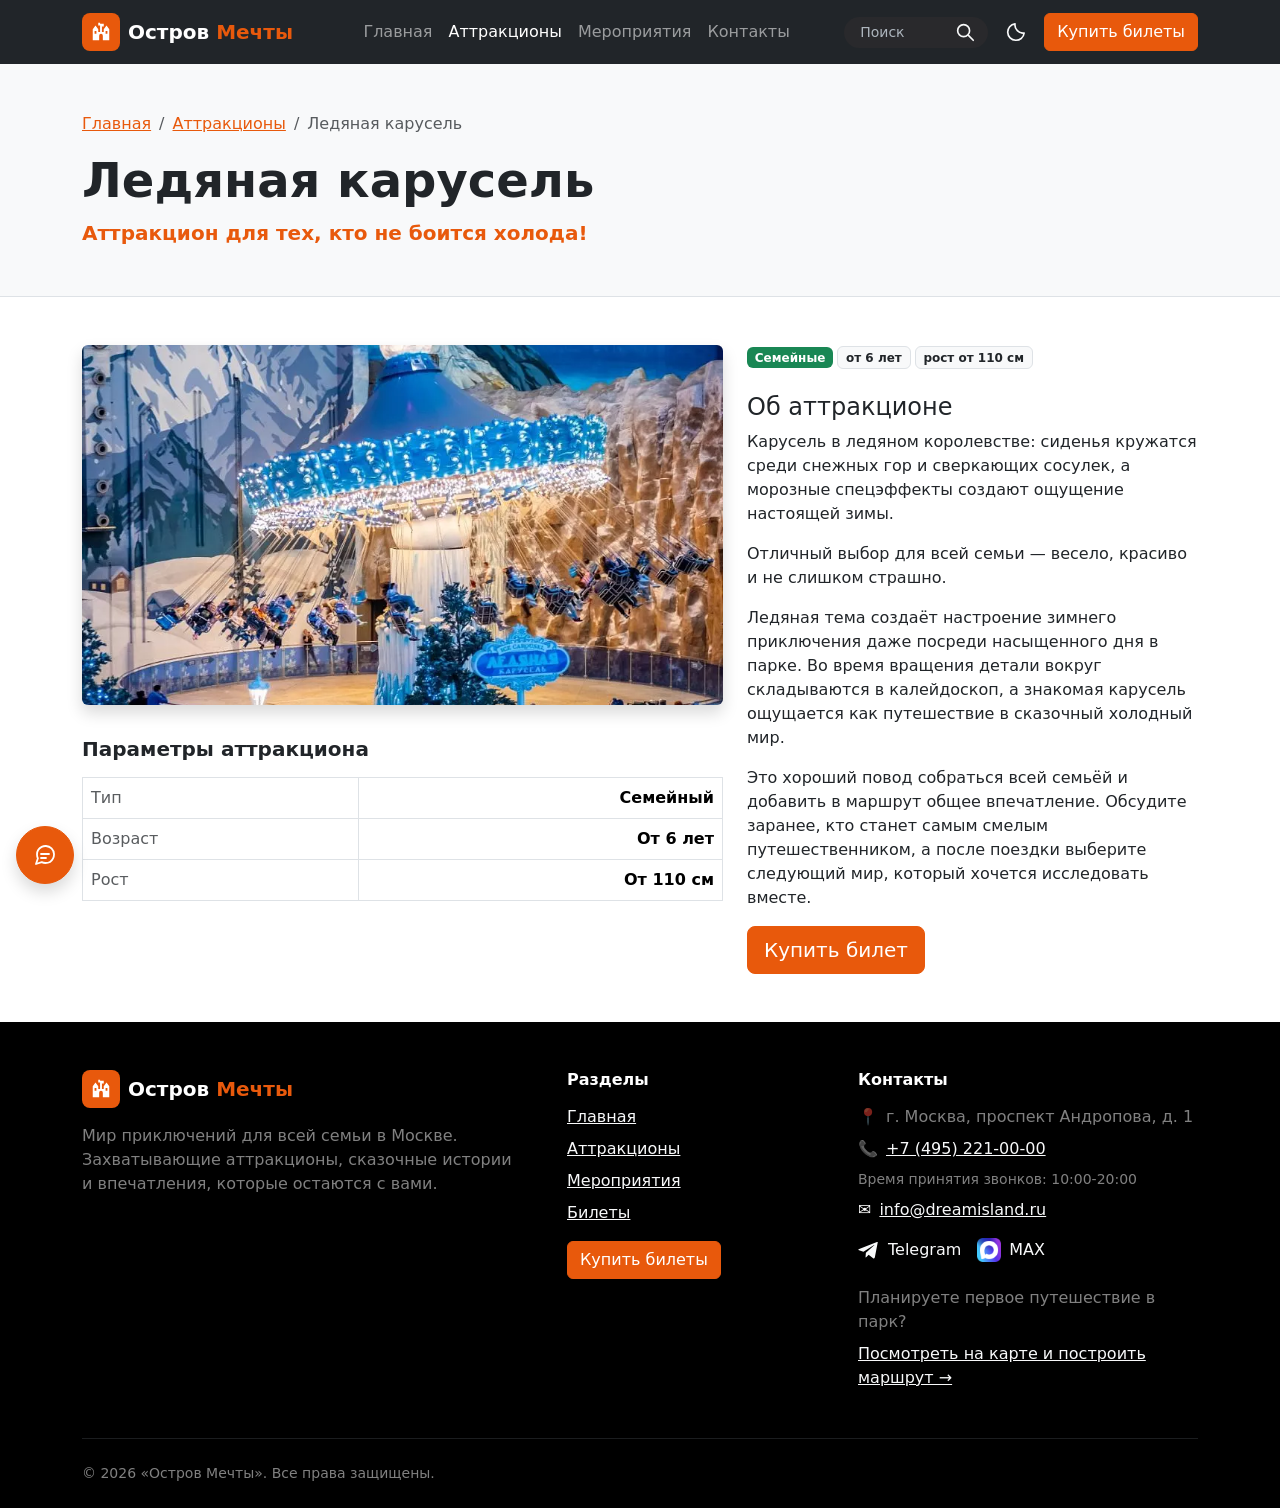
<file: attraction-ice.html>
<!DOCTYPE html>
<html lang="ru">
<head>
  <meta charset="UTF-8">
  <script src="js/theme.js"></script>
  <meta name="viewport" content="width=device-width, initial-scale=1.0">
  <title>Ледяная карусель — Парк развлечений «Остров Мечты»</title>

  <link
    href="https://cdn.jsdelivr.net/npm/bootstrap@5.3.3/dist/css/bootstrap.min.css"
    rel="stylesheet"
  >
  <link rel="stylesheet" href="css/custom.css">
</head>
<body class="theme-orange">
    <nav class="navbar navbar-expand-lg navbar-dark bg-dark sticky-top">
        <div class="container position-relative">
            <a class="navbar-brand d-inline-flex align-items-center gap-2 fw-bold" href="index.html"><span class="d-inline-flex align-items-center justify-content-center bg-primary rounded-3 p-2 flex-shrink-0" aria-hidden="true"><svg xmlns="http://www.w3.org/2000/svg" width="22" height="22" viewBox="0 0 24 24" fill="currentColor" focusable="false"><path d="M3 21V9l3-4 3 4v3h2V5H9V2h2v1h4v3h-2v6h2V9l3-4 3 4v12h-7v-5a2 2 0 0 0-4 0v5H3Zm2-10v3h2v-3H5Zm12 0v3h2v-3h-2Z"/></svg></span><span>Остров <span class="text-primary">Мечты</span></span></a>

            <button
                class="navbar-toggler"
                type="button"
                data-bs-toggle="collapse"
                data-bs-target="#mainNavbar"
                aria-controls="mainNavbar"
                aria-expanded="false"
                aria-label="Переключить навигацию"
            >
                <span class="navbar-toggler-icon"></span>
            </button>

            <div class="collapse navbar-collapse" id="mainNavbar">
                <ul class="navbar-nav mx-auto align-items-center">
                    <li class="nav-item">
                        <a class="nav-link" href="index.html">Главная</a>
                    </li>
                    <li class="nav-item">
                        <a class="nav-link active" aria-current="page" href="catalog.html">Аттракционы</a>
                    </li>
                    <li class="nav-item">
                        <a class="nav-link" href="events.html">Мероприятия</a>
                    </li>
                    <li class="nav-item">
                        <a class="nav-link" href="contacts.html">Контакты</a>
                    </li>
                    <li class="nav-item d-lg-none d-flex align-items-center gap-2 mt-2 mb-2"><form class="header-search d-flex align-items-center rounded-4 px-2" role="search" data-header-search><input type="search" class="form-control form-control-sm bg-transparent border-0 shadow-none text-light px-2" placeholder="Поиск" aria-label="Поиск по сайту" maxlength="200" autocomplete="off"><button type="button" class="btn border-0 text-light p-1 d-inline-flex align-items-center justify-content-center flex-shrink-0" data-site-search aria-label="Найти"><svg xmlns="http://www.w3.org/2000/svg" width="22" height="22" viewBox="0 0 24 24" fill="none" stroke="currentColor" stroke-width="1.8" stroke-linecap="round" aria-hidden="true" focusable="false"><circle cx="10.5" cy="10.5" r="6.5"/><path d="m16 16 5 5"/></svg></button></form><button type="button" class="theme-toggle btn btn-outline-light border-0 position-relative overflow-hidden p-2 d-inline-flex align-items-center justify-content-center" data-theme-toggle aria-label="Включить тёмную тему" aria-pressed="false" title="Включить тёмную тему"><svg class="theme-icon theme-icon-moon" xmlns="http://www.w3.org/2000/svg" width="22" height="22" viewBox="0 0 24 24" fill="none" stroke="currentColor" stroke-width="1.8" stroke-linecap="round" stroke-linejoin="round" aria-hidden="true" focusable="false"><path d="M20.9 13.1A9 9 0 0 1 10.9 3.1a9 9 0 1 0 10 10Z"/></svg><svg class="theme-icon theme-icon-sun" xmlns="http://www.w3.org/2000/svg" width="22" height="22" viewBox="0 0 24 24" fill="none" stroke="currentColor" stroke-width="1.8" stroke-linecap="round" aria-hidden="true" focusable="false"><circle cx="12" cy="12" r="4"/><path d="M12 2v2m0 16v2M2 12h2m16 0h2M4.93 4.93l1.42 1.42m11.3 11.3 1.42 1.42M4.93 19.07l1.42-1.42m11.3-11.3 1.42-1.42"/></svg></button><a class="btn btn-primary" href="order.html">Купить билеты</a></li>
                </ul>
            </div>
            <div class="d-none d-lg-flex align-items-center gap-2 ms-auto flex-shrink-0"><form class="header-search d-flex align-items-center rounded-4 px-2" role="search" data-header-search><input type="search" class="form-control form-control-sm bg-transparent border-0 shadow-none text-light px-2" placeholder="Поиск" aria-label="Поиск по сайту" maxlength="200" autocomplete="off"><button type="button" class="btn border-0 text-light p-1 d-inline-flex align-items-center justify-content-center flex-shrink-0" data-site-search aria-label="Найти"><svg xmlns="http://www.w3.org/2000/svg" width="22" height="22" viewBox="0 0 24 24" fill="none" stroke="currentColor" stroke-width="1.8" stroke-linecap="round" aria-hidden="true" focusable="false"><circle cx="10.5" cy="10.5" r="6.5"/><path d="m16 16 5 5"/></svg></button></form><button type="button" class="theme-toggle btn btn-outline-light border-0 position-relative overflow-hidden p-2 d-inline-flex align-items-center justify-content-center" data-theme-toggle aria-label="Включить тёмную тему" aria-pressed="false" title="Включить тёмную тему"><svg class="theme-icon theme-icon-moon" xmlns="http://www.w3.org/2000/svg" width="22" height="22" viewBox="0 0 24 24" fill="none" stroke="currentColor" stroke-width="1.8" stroke-linecap="round" stroke-linejoin="round" aria-hidden="true" focusable="false"><path d="M20.9 13.1A9 9 0 0 1 10.9 3.1a9 9 0 1 0 10 10Z"/></svg><svg class="theme-icon theme-icon-sun" xmlns="http://www.w3.org/2000/svg" width="22" height="22" viewBox="0 0 24 24" fill="none" stroke="currentColor" stroke-width="1.8" stroke-linecap="round" aria-hidden="true" focusable="false"><circle cx="12" cy="12" r="4"/><path d="M12 2v2m0 16v2M2 12h2m16 0h2M4.93 4.93l1.42 1.42m11.3 11.3 1.42 1.42M4.93 19.07l1.42-1.42m11.3-11.3 1.42-1.42"/></svg></button><a class="btn btn-primary" href="order.html">Купить билеты</a></div>
        </div>
    </nav>

    <main>
        <section class="bg-body-tertiary border-bottom">
            <div class="container py-5">
                <nav aria-label="Навигационная цепочка">
                    <ol class="breadcrumb mb-3">
                        <li class="breadcrumb-item"><a href="index.html">Главная</a></li>
                        <li class="breadcrumb-item"><a href="catalog.html">Аттракционы</a></li>
                        <li class="breadcrumb-item active" aria-current="page">Ледяная карусель</li>
                    </ol>
                </nav>
                <h1 class="display-5 fw-bold">Ледяная карусель</h1>
                <p class="lead text-primary fw-semibold mb-0">Аттракцион для тех, кто не боится холода!</p>
            </div>
        </section>

        <section class="container my-5">
            <div class="row g-4">
                <div class="col-12 col-lg-7">
                    <div class="ratio ratio-16x9 shadow rounded overflow-hidden"><img src="images/pic6.webp" class="object-fit-cover" alt="Аттракцион «Ледяная карусель»"></div>
                    <table class="table table-bordered align-middle mt-4 mb-0 caption-top">
                        <caption class="h5 text-body fw-bold pb-2">Параметры аттракциона</caption>
                        <tbody>
                            <tr><th scope="row" class="fw-normal text-body-secondary">Тип</th><td class="fw-semibold text-end">Семейный</td></tr>
                            <tr><th scope="row" class="fw-normal text-body-secondary">Возраст</th><td class="fw-semibold text-end">От 6 лет</td></tr>
                            <tr><th scope="row" class="fw-normal text-body-secondary">Рост</th><td class="fw-semibold text-end">От 110 см</td></tr>
                        </tbody>
                    </table>
                </div>

                <div class="col-12 col-lg-5">
                    <div class="mb-3"><span class="badge bg-success me-1 mb-2">Семейные</span><span class="badge bg-body-tertiary text-body border me-1 mb-2">от 6 лет</span><span class="badge bg-body-tertiary text-body border mb-2">рост от 110 см</span></div>
                    <h2 class="h4">Об аттракционе</h2>
                        <p>Карусель в ледяном королевстве: сиденья кружатся среди снежных гор и сверкающих сосулек, а морозные спецэффекты создают ощущение настоящей зимы.</p>
                        <p>Отличный выбор для всей семьи — весело, красиво и не слишком страшно.</p>

                    <p>Ледяная тема создаёт настроение зимнего приключения даже посреди насыщенного дня в парке. Во время вращения детали вокруг складываются в калейдоскоп, а знакомая карусель ощущается как путешествие в сказочный холодный мир.</p>
                    <p>Это хороший повод собраться всей семьёй и добавить в маршрут общее впечатление. Обсудите заранее, кто станет самым смелым путешественником, а после поездки выберите следующий мир, который хочется исследовать вместе.</p>
                    <a class="btn btn-primary btn-lg" href="order.html">Купить билет</a>
                </div>
            </div>
        </section>
    </main>

    <footer class="bg-black text-white pt-5 pb-4 mt-5">
        <div class="container">
            <div class="row g-4 gx-lg-5 pb-5">
                <div class="col-12 col-lg-5">
                    <a class="d-inline-flex align-items-center gap-2 text-white text-decoration-none fw-bold fs-5 mb-3" href="index.html">
                        <span class="d-inline-flex align-items-center justify-content-center bg-primary rounded-3 p-2 flex-shrink-0" aria-hidden="true"><svg xmlns="http://www.w3.org/2000/svg" width="22" height="22" viewBox="0 0 24 24" fill="currentColor" focusable="false"><path d="M3 21V9l3-4 3 4v3h2V5H9V2h2v1h4v3h-2v6h2V9l3-4 3 4v12h-7v-5a2 2 0 0 0-4 0v5H3Zm2-10v3h2v-3H5Zm12 0v3h2v-3h-2Z"/></svg></span>
                        <span>Остров <span class="text-primary">Мечты</span></span>
                    </a>
                    <p class="text-white-50 mb-0">Мир приключений для всей семьи в Москве. Захватывающие аттракционы, сказочные истории и впечатления, которые остаются с вами.</p>
                </div>
                <div class="col-12 col-sm-5 col-lg-3">
                    <h2 class="h6 fw-bold mb-3">Разделы</h2>
                    <nav aria-label="Навигация в подвале">
                        <ul class="list-unstyled d-flex flex-column gap-2 mb-0">
                            <li><a class="link-light" href="index.html">Главная</a></li>
                            <li><a class="link-light" href="catalog.html">Аттракционы</a></li>
                            <li><a class="link-light" href="events.html">Мероприятия</a></li>
                            <li><a class="link-light" href="order.html">Билеты</a></li>
                        </ul>
                    </nav>
                    <a class="btn btn-primary mt-3" href="order.html">Купить билеты</a>
                </div>
                <div class="col-12 col-sm-7 col-lg-4">
                    <h2 class="h6 fw-bold mb-3">Контакты</h2>
                    <address class="mb-3">
                        <p class="text-white-50 mb-2"><span class="me-2" aria-hidden="true">📍</span>г. Москва, проспект Андропова, д. 1</p>
                        <p class="mb-2"><span class="me-2" aria-hidden="true">📞</span><a class="link-light" href="tel:+74952210000">+7 (495) 221-00-00</a></p>
                        <p class="small text-white-50 mb-2">Время принятия звонков: 10:00-20:00</p>
                        <p class="mb-0"><span class="me-2" aria-hidden="true">✉️</span><a class="link-light" href="mailto:info@dreamisland.ru">info@dreamisland.ru</a></p>
                    </address>
                    <div class="d-flex flex-wrap gap-3 mt-2 mb-4" aria-label="Мессенджеры">
                        <a class="d-inline-flex align-items-center gap-2 link-light text-decoration-none" href="https://t.me/ostrov_mechty_demo_7f2c9a" target="_blank" rel="noopener noreferrer">
                            <svg xmlns="http://www.w3.org/2000/svg" width="22" height="22" viewBox="0 0 24 24" fill="currentColor" aria-hidden="true" focusable="false"><path d="M21.6 3.3 18.4 20c-.2 1.2-.9 1.5-1.9.9l-4.9-3.6-2.4 2.3c-.3.3-.5.5-1 .5l.4-5 9.1-8.2c.4-.3-.1-.5-.6-.2L5.9 13.8 1.1 12.3c-1-.3-1-1 .2-1.5L20 3.6c.9-.4 1.7-.1 1.6-.3Z"/></svg>
                            Telegram
                        </a>
                        <a class="d-inline-flex align-items-center gap-2 link-light text-decoration-none" href="https://max.ru/ostrov_mechty_demo_7f2c9a" target="_blank" rel="noopener noreferrer">
                            <svg xmlns="http://www.w3.org/2000/svg" width="24" height="24" viewBox="208 208 544 544" aria-hidden="true" focusable="false"><image href="images/max.png" width="960" height="960"/></svg>
                            MAX
                        </a>
                    </div>
                    <p class="text-white-50 mb-2">Планируете первое путешествие в парк?</p>
                    <a class="link-light" href="contacts.html#map">Посмотреть на карте и построить маршрут →</a>
                </div>
            </div>
            <div class="border-top border-secondary border-opacity-25 pt-4">
                <p class="small text-white-50 mb-0">&copy; 2026 «Остров Мечты». Все права защищены.</p>
            </div>
        </div>
    </footer>

    <script
        src="https://cdn.jsdelivr.net/npm/bootstrap@5.3.3/dist/js/bootstrap.bundle.min.js">
    </script>
    <button type="button" id="back-to-top" class="btn btn-primary rounded-circle position-fixed bottom-0 end-0 m-4 p-3 shadow z-3 d-none" aria-label="Наверх" title="Наверх">
        <svg xmlns="http://www.w3.org/2000/svg" width="24" height="24" viewBox="0 0 24 24" fill="none" stroke="currentColor" stroke-width="2" stroke-linecap="round" stroke-linejoin="round" aria-hidden="true" focusable="false"><path d="m5 11 7-7 7 7M5 20l7-7 7 7"/></svg>
    </button>
    <script src="js/back-to-top.js" defer></script>
    <script src="js/ticket-window.js" defer></script>
    <script src="js/search-index.js" defer></script>
    <script src="js/site-search.js" defer></script>
    <script src="js/support-chat.js" defer></script>
</body>
</html>
</file>
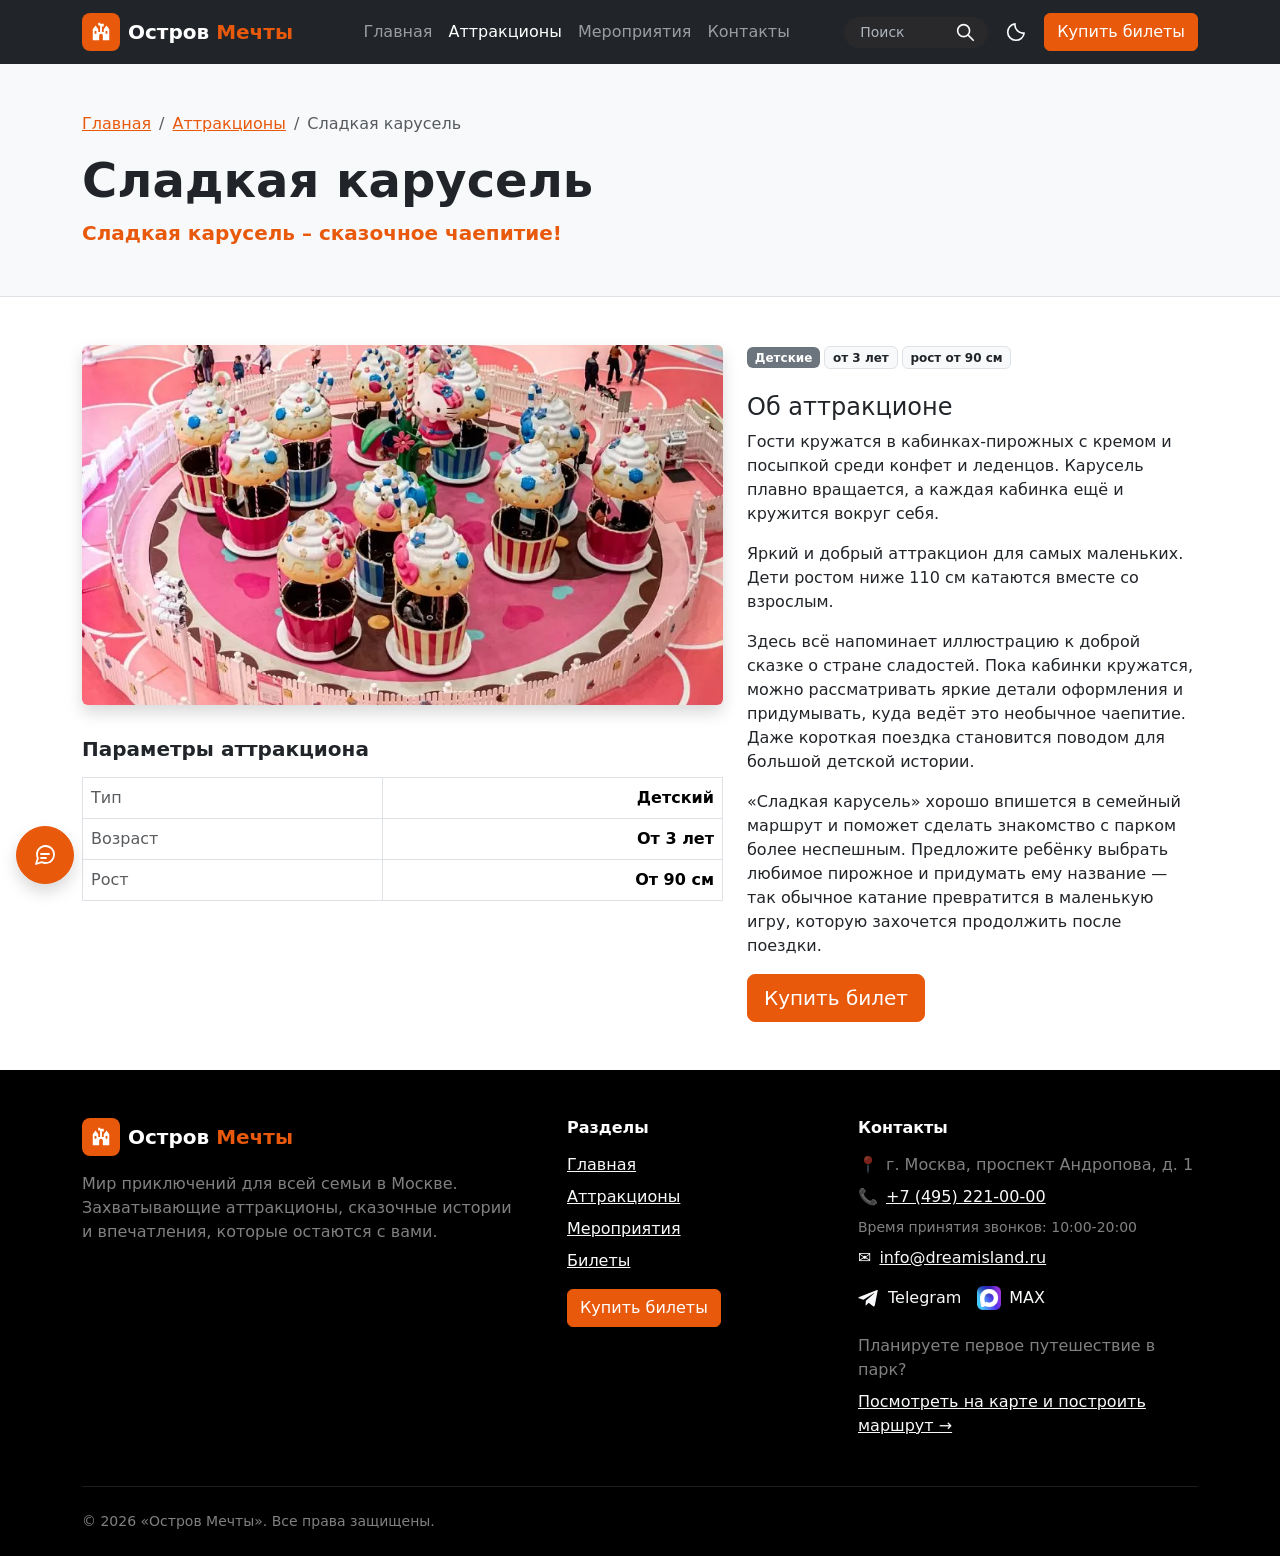
<file: attraction-sweet.html>
<!DOCTYPE html>
<html lang="ru">
<head>
  <meta charset="UTF-8">
  <script src="js/theme.js"></script>
  <meta name="viewport" content="width=device-width, initial-scale=1.0">
  <title>Сладкая карусель — Парк развлечений «Остров Мечты»</title>

  <link
    href="https://cdn.jsdelivr.net/npm/bootstrap@5.3.3/dist/css/bootstrap.min.css"
    rel="stylesheet"
  >
  <link rel="stylesheet" href="css/custom.css">
</head>
<body class="theme-orange">
    <nav class="navbar navbar-expand-lg navbar-dark bg-dark sticky-top">
        <div class="container position-relative">
            <a class="navbar-brand d-inline-flex align-items-center gap-2 fw-bold" href="index.html"><span class="d-inline-flex align-items-center justify-content-center bg-primary rounded-3 p-2 flex-shrink-0" aria-hidden="true"><svg xmlns="http://www.w3.org/2000/svg" width="22" height="22" viewBox="0 0 24 24" fill="currentColor" focusable="false"><path d="M3 21V9l3-4 3 4v3h2V5H9V2h2v1h4v3h-2v6h2V9l3-4 3 4v12h-7v-5a2 2 0 0 0-4 0v5H3Zm2-10v3h2v-3H5Zm12 0v3h2v-3h-2Z"/></svg></span><span>Остров <span class="text-primary">Мечты</span></span></a>

            <button
                class="navbar-toggler"
                type="button"
                data-bs-toggle="collapse"
                data-bs-target="#mainNavbar"
                aria-controls="mainNavbar"
                aria-expanded="false"
                aria-label="Переключить навигацию"
            >
                <span class="navbar-toggler-icon"></span>
            </button>

            <div class="collapse navbar-collapse" id="mainNavbar">
                <ul class="navbar-nav mx-auto align-items-center">
                    <li class="nav-item">
                        <a class="nav-link" href="index.html">Главная</a>
                    </li>
                    <li class="nav-item">
                        <a class="nav-link active" aria-current="page" href="catalog.html">Аттракционы</a>
                    </li>
                    <li class="nav-item">
                        <a class="nav-link" href="events.html">Мероприятия</a>
                    </li>
                    <li class="nav-item">
                        <a class="nav-link" href="contacts.html">Контакты</a>
                    </li>
                    <li class="nav-item d-lg-none d-flex align-items-center gap-2 mt-2 mb-2"><form class="header-search d-flex align-items-center rounded-4 px-2" role="search" data-header-search><input type="search" class="form-control form-control-sm bg-transparent border-0 shadow-none text-light px-2" placeholder="Поиск" aria-label="Поиск по сайту" maxlength="200" autocomplete="off"><button type="button" class="btn border-0 text-light p-1 d-inline-flex align-items-center justify-content-center flex-shrink-0" data-site-search aria-label="Найти"><svg xmlns="http://www.w3.org/2000/svg" width="22" height="22" viewBox="0 0 24 24" fill="none" stroke="currentColor" stroke-width="1.8" stroke-linecap="round" aria-hidden="true" focusable="false"><circle cx="10.5" cy="10.5" r="6.5"/><path d="m16 16 5 5"/></svg></button></form><button type="button" class="theme-toggle btn btn-outline-light border-0 position-relative overflow-hidden p-2 d-inline-flex align-items-center justify-content-center" data-theme-toggle aria-label="Включить тёмную тему" aria-pressed="false" title="Включить тёмную тему"><svg class="theme-icon theme-icon-moon" xmlns="http://www.w3.org/2000/svg" width="22" height="22" viewBox="0 0 24 24" fill="none" stroke="currentColor" stroke-width="1.8" stroke-linecap="round" stroke-linejoin="round" aria-hidden="true" focusable="false"><path d="M20.9 13.1A9 9 0 0 1 10.9 3.1a9 9 0 1 0 10 10Z"/></svg><svg class="theme-icon theme-icon-sun" xmlns="http://www.w3.org/2000/svg" width="22" height="22" viewBox="0 0 24 24" fill="none" stroke="currentColor" stroke-width="1.8" stroke-linecap="round" aria-hidden="true" focusable="false"><circle cx="12" cy="12" r="4"/><path d="M12 2v2m0 16v2M2 12h2m16 0h2M4.93 4.93l1.42 1.42m11.3 11.3 1.42 1.42M4.93 19.07l1.42-1.42m11.3-11.3 1.42-1.42"/></svg></button><a class="btn btn-primary" href="order.html">Купить билеты</a></li>
                </ul>
            </div>
            <div class="d-none d-lg-flex align-items-center gap-2 ms-auto flex-shrink-0"><form class="header-search d-flex align-items-center rounded-4 px-2" role="search" data-header-search><input type="search" class="form-control form-control-sm bg-transparent border-0 shadow-none text-light px-2" placeholder="Поиск" aria-label="Поиск по сайту" maxlength="200" autocomplete="off"><button type="button" class="btn border-0 text-light p-1 d-inline-flex align-items-center justify-content-center flex-shrink-0" data-site-search aria-label="Найти"><svg xmlns="http://www.w3.org/2000/svg" width="22" height="22" viewBox="0 0 24 24" fill="none" stroke="currentColor" stroke-width="1.8" stroke-linecap="round" aria-hidden="true" focusable="false"><circle cx="10.5" cy="10.5" r="6.5"/><path d="m16 16 5 5"/></svg></button></form><button type="button" class="theme-toggle btn btn-outline-light border-0 position-relative overflow-hidden p-2 d-inline-flex align-items-center justify-content-center" data-theme-toggle aria-label="Включить тёмную тему" aria-pressed="false" title="Включить тёмную тему"><svg class="theme-icon theme-icon-moon" xmlns="http://www.w3.org/2000/svg" width="22" height="22" viewBox="0 0 24 24" fill="none" stroke="currentColor" stroke-width="1.8" stroke-linecap="round" stroke-linejoin="round" aria-hidden="true" focusable="false"><path d="M20.9 13.1A9 9 0 0 1 10.9 3.1a9 9 0 1 0 10 10Z"/></svg><svg class="theme-icon theme-icon-sun" xmlns="http://www.w3.org/2000/svg" width="22" height="22" viewBox="0 0 24 24" fill="none" stroke="currentColor" stroke-width="1.8" stroke-linecap="round" aria-hidden="true" focusable="false"><circle cx="12" cy="12" r="4"/><path d="M12 2v2m0 16v2M2 12h2m16 0h2M4.93 4.93l1.42 1.42m11.3 11.3 1.42 1.42M4.93 19.07l1.42-1.42m11.3-11.3 1.42-1.42"/></svg></button><a class="btn btn-primary" href="order.html">Купить билеты</a></div>
        </div>
    </nav>

    <main>
        <section class="bg-body-tertiary border-bottom">
            <div class="container py-5">
                <nav aria-label="Навигационная цепочка">
                    <ol class="breadcrumb mb-3">
                        <li class="breadcrumb-item"><a href="index.html">Главная</a></li>
                        <li class="breadcrumb-item"><a href="catalog.html">Аттракционы</a></li>
                        <li class="breadcrumb-item active" aria-current="page">Сладкая карусель</li>
                    </ol>
                </nav>
                <h1 class="display-5 fw-bold">Сладкая карусель</h1>
                <p class="lead text-primary fw-semibold mb-0">Сладкая карусель – сказочное чаепитие!</p>
            </div>
        </section>

        <section class="container my-5">
            <div class="row g-4">
                <div class="col-12 col-lg-7">
                    <div class="ratio ratio-16x9 shadow rounded overflow-hidden"><img src="images/pic5.webp" class="object-fit-cover" alt="Аттракцион «Сладкая карусель»"></div>
                    <table class="table table-bordered align-middle mt-4 mb-0 caption-top">
                        <caption class="h5 text-body fw-bold pb-2">Параметры аттракциона</caption>
                        <tbody>
                            <tr><th scope="row" class="fw-normal text-body-secondary">Тип</th><td class="fw-semibold text-end">Детский</td></tr>
                            <tr><th scope="row" class="fw-normal text-body-secondary">Возраст</th><td class="fw-semibold text-end">От 3 лет</td></tr>
                            <tr><th scope="row" class="fw-normal text-body-secondary">Рост</th><td class="fw-semibold text-end">От 90 см</td></tr>
                        </tbody>
                    </table>
                </div>

                <div class="col-12 col-lg-5">
                    <div class="mb-3"><span class="badge bg-secondary text-white me-1 mb-2">Детские</span><span class="badge bg-body-tertiary text-body border me-1 mb-2">от 3 лет</span><span class="badge bg-body-tertiary text-body border mb-2">рост от 90 см</span></div>
                    <h2 class="h4">Об аттракционе</h2>
                        <p>Гости кружатся в кабинках-пирожных с кремом и посыпкой среди конфет и леденцов. Карусель плавно вращается, а каждая кабинка ещё и кружится вокруг себя.</p>
                        <p>Яркий и добрый аттракцион для самых маленьких. Дети ростом ниже 110 см катаются вместе со взрослым.</p>

                    <p>Здесь всё напоминает иллюстрацию к доброй сказке о стране сладостей. Пока кабинки кружатся, можно рассматривать яркие детали оформления и придумывать, куда ведёт это необычное чаепитие. Даже короткая поездка становится поводом для большой детской истории.</p>
                    <p>«Сладкая карусель» хорошо впишется в семейный маршрут и поможет сделать знакомство с парком более неспешным. Предложите ребёнку выбрать любимое пирожное и придумать ему название — так обычное катание превратится в маленькую игру, которую захочется продолжить после поездки.</p>
                    <a class="btn btn-primary btn-lg" href="order.html">Купить билет</a>
                </div>
            </div>
        </section>
    </main>

    <footer class="bg-black text-white pt-5 pb-4 mt-5">
        <div class="container">
            <div class="row g-4 gx-lg-5 pb-5">
                <div class="col-12 col-lg-5">
                    <a class="d-inline-flex align-items-center gap-2 text-white text-decoration-none fw-bold fs-5 mb-3" href="index.html">
                        <span class="d-inline-flex align-items-center justify-content-center bg-primary rounded-3 p-2 flex-shrink-0" aria-hidden="true"><svg xmlns="http://www.w3.org/2000/svg" width="22" height="22" viewBox="0 0 24 24" fill="currentColor" focusable="false"><path d="M3 21V9l3-4 3 4v3h2V5H9V2h2v1h4v3h-2v6h2V9l3-4 3 4v12h-7v-5a2 2 0 0 0-4 0v5H3Zm2-10v3h2v-3H5Zm12 0v3h2v-3h-2Z"/></svg></span>
                        <span>Остров <span class="text-primary">Мечты</span></span>
                    </a>
                    <p class="text-white-50 mb-0">Мир приключений для всей семьи в Москве. Захватывающие аттракционы, сказочные истории и впечатления, которые остаются с вами.</p>
                </div>
                <div class="col-12 col-sm-5 col-lg-3">
                    <h2 class="h6 fw-bold mb-3">Разделы</h2>
                    <nav aria-label="Навигация в подвале">
                        <ul class="list-unstyled d-flex flex-column gap-2 mb-0">
                            <li><a class="link-light" href="index.html">Главная</a></li>
                            <li><a class="link-light" href="catalog.html">Аттракционы</a></li>
                            <li><a class="link-light" href="events.html">Мероприятия</a></li>
                            <li><a class="link-light" href="order.html">Билеты</a></li>
                        </ul>
                    </nav>
                    <a class="btn btn-primary mt-3" href="order.html">Купить билеты</a>
                </div>
                <div class="col-12 col-sm-7 col-lg-4">
                    <h2 class="h6 fw-bold mb-3">Контакты</h2>
                    <address class="mb-3">
                        <p class="text-white-50 mb-2"><span class="me-2" aria-hidden="true">📍</span>г. Москва, проспект Андропова, д. 1</p>
                        <p class="mb-2"><span class="me-2" aria-hidden="true">📞</span><a class="link-light" href="tel:+74952210000">+7 (495) 221-00-00</a></p>
                        <p class="small text-white-50 mb-2">Время принятия звонков: 10:00-20:00</p>
                        <p class="mb-0"><span class="me-2" aria-hidden="true">✉️</span><a class="link-light" href="mailto:info@dreamisland.ru">info@dreamisland.ru</a></p>
                    </address>
                    <div class="d-flex flex-wrap gap-3 mt-2 mb-4" aria-label="Мессенджеры">
                        <a class="d-inline-flex align-items-center gap-2 link-light text-decoration-none" href="https://t.me/ostrov_mechty_demo_7f2c9a" target="_blank" rel="noopener noreferrer">
                            <svg xmlns="http://www.w3.org/2000/svg" width="22" height="22" viewBox="0 0 24 24" fill="currentColor" aria-hidden="true" focusable="false"><path d="M21.6 3.3 18.4 20c-.2 1.2-.9 1.5-1.9.9l-4.9-3.6-2.4 2.3c-.3.3-.5.5-1 .5l.4-5 9.1-8.2c.4-.3-.1-.5-.6-.2L5.9 13.8 1.1 12.3c-1-.3-1-1 .2-1.5L20 3.6c.9-.4 1.7-.1 1.6-.3Z"/></svg>
                            Telegram
                        </a>
                        <a class="d-inline-flex align-items-center gap-2 link-light text-decoration-none" href="https://max.ru/ostrov_mechty_demo_7f2c9a" target="_blank" rel="noopener noreferrer">
                            <svg xmlns="http://www.w3.org/2000/svg" width="24" height="24" viewBox="208 208 544 544" aria-hidden="true" focusable="false"><image href="images/max.png" width="960" height="960"/></svg>
                            MAX
                        </a>
                    </div>
                    <p class="text-white-50 mb-2">Планируете первое путешествие в парк?</p>
                    <a class="link-light" href="contacts.html#map">Посмотреть на карте и построить маршрут →</a>
                </div>
            </div>
            <div class="border-top border-secondary border-opacity-25 pt-4">
                <p class="small text-white-50 mb-0">&copy; 2026 «Остров Мечты». Все права защищены.</p>
            </div>
        </div>
    </footer>

    <script
        src="https://cdn.jsdelivr.net/npm/bootstrap@5.3.3/dist/js/bootstrap.bundle.min.js">
    </script>
    <button type="button" id="back-to-top" class="btn btn-primary rounded-circle position-fixed bottom-0 end-0 m-4 p-3 shadow z-3 d-none" aria-label="Наверх" title="Наверх">
        <svg xmlns="http://www.w3.org/2000/svg" width="24" height="24" viewBox="0 0 24 24" fill="none" stroke="currentColor" stroke-width="2" stroke-linecap="round" stroke-linejoin="round" aria-hidden="true" focusable="false"><path d="m5 11 7-7 7 7M5 20l7-7 7 7"/></svg>
    </button>
    <script src="js/back-to-top.js" defer></script>
    <script src="js/ticket-window.js" defer></script>
    <script src="js/search-index.js" defer></script>
    <script src="js/site-search.js" defer></script>
    <script src="js/support-chat.js" defer></script>
</body>
</html>
</file>
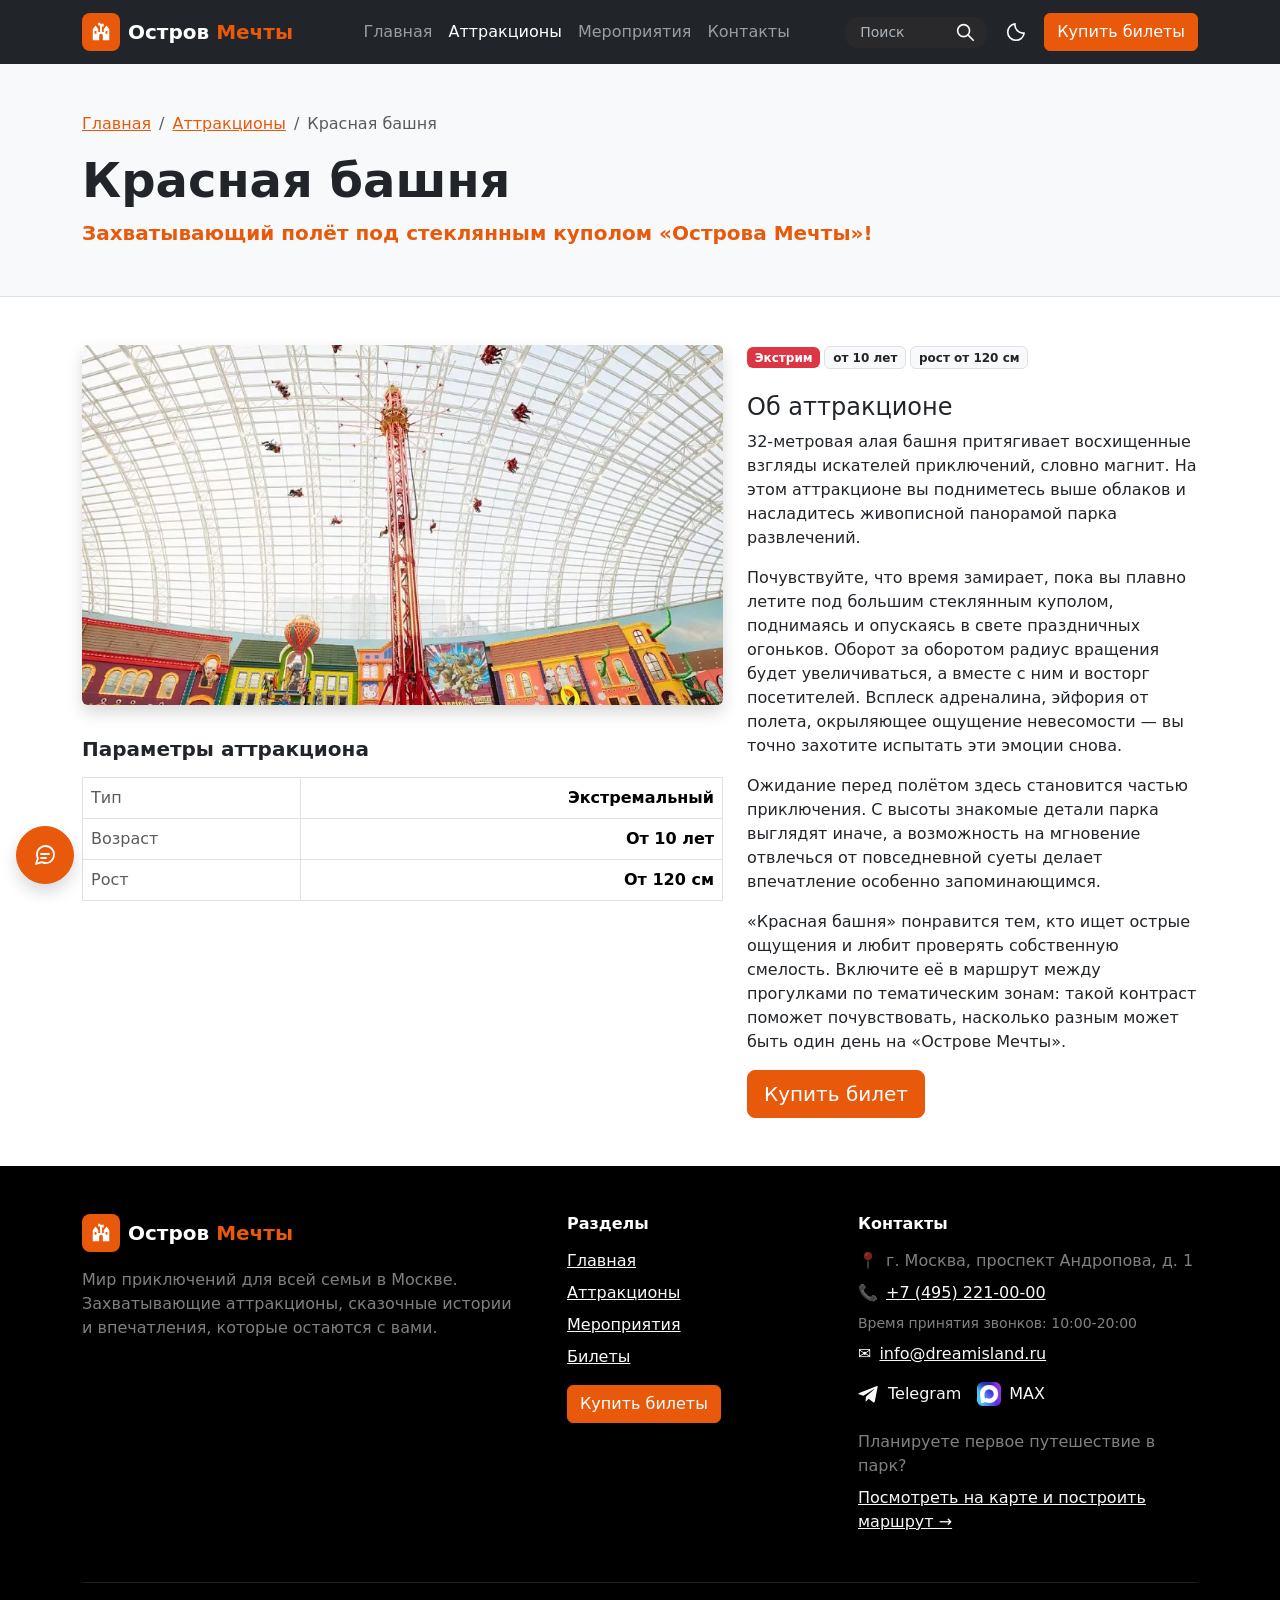
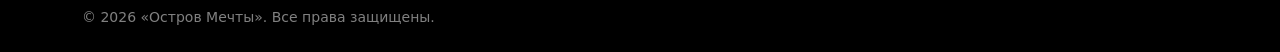
<file: attraction-tower.html>
<!DOCTYPE html>
<html lang="ru">
<head>
  <meta charset="UTF-8">
  <script src="js/theme.js"></script>
  <meta name="viewport" content="width=device-width, initial-scale=1.0">
  <title>Красная башня — Парк развлечений «Остров Мечты»</title>

  <link
    href="https://cdn.jsdelivr.net/npm/bootstrap@5.3.3/dist/css/bootstrap.min.css"
    rel="stylesheet"
  >
  <link rel="stylesheet" href="css/custom.css">
</head>
<body class="theme-orange">
    <nav class="navbar navbar-expand-lg navbar-dark bg-dark sticky-top">
        <div class="container position-relative">
            <a class="navbar-brand d-inline-flex align-items-center gap-2 fw-bold" href="index.html"><span class="d-inline-flex align-items-center justify-content-center bg-primary rounded-3 p-2 flex-shrink-0" aria-hidden="true"><svg xmlns="http://www.w3.org/2000/svg" width="22" height="22" viewBox="0 0 24 24" fill="currentColor" focusable="false"><path d="M3 21V9l3-4 3 4v3h2V5H9V2h2v1h4v3h-2v6h2V9l3-4 3 4v12h-7v-5a2 2 0 0 0-4 0v5H3Zm2-10v3h2v-3H5Zm12 0v3h2v-3h-2Z"/></svg></span><span>Остров <span class="text-primary">Мечты</span></span></a>

            <button
                class="navbar-toggler"
                type="button"
                data-bs-toggle="collapse"
                data-bs-target="#mainNavbar"
                aria-controls="mainNavbar"
                aria-expanded="false"
                aria-label="Переключить навигацию"
            >
                <span class="navbar-toggler-icon"></span>
            </button>

            <div class="collapse navbar-collapse" id="mainNavbar">
                <ul class="navbar-nav mx-auto align-items-center">
                    <li class="nav-item">
                        <a class="nav-link" href="index.html">Главная</a>
                    </li>
                    <li class="nav-item">
                        <a class="nav-link active" aria-current="page" href="catalog.html">Аттракционы</a>
                    </li>
                    <li class="nav-item">
                        <a class="nav-link" href="events.html">Мероприятия</a>
                    </li>
                    <li class="nav-item">
                        <a class="nav-link" href="contacts.html">Контакты</a>
                    </li>
                    <li class="nav-item d-lg-none d-flex align-items-center gap-2 mt-2 mb-2"><form class="header-search d-flex align-items-center rounded-4 px-2" role="search" data-header-search><input type="search" class="form-control form-control-sm bg-transparent border-0 shadow-none text-light px-2" placeholder="Поиск" aria-label="Поиск по сайту" maxlength="200" autocomplete="off"><button type="button" class="btn border-0 text-light p-1 d-inline-flex align-items-center justify-content-center flex-shrink-0" data-site-search aria-label="Найти"><svg xmlns="http://www.w3.org/2000/svg" width="22" height="22" viewBox="0 0 24 24" fill="none" stroke="currentColor" stroke-width="1.8" stroke-linecap="round" aria-hidden="true" focusable="false"><circle cx="10.5" cy="10.5" r="6.5"/><path d="m16 16 5 5"/></svg></button></form><button type="button" class="theme-toggle btn btn-outline-light border-0 position-relative overflow-hidden p-2 d-inline-flex align-items-center justify-content-center" data-theme-toggle aria-label="Включить тёмную тему" aria-pressed="false" title="Включить тёмную тему"><svg class="theme-icon theme-icon-moon" xmlns="http://www.w3.org/2000/svg" width="22" height="22" viewBox="0 0 24 24" fill="none" stroke="currentColor" stroke-width="1.8" stroke-linecap="round" stroke-linejoin="round" aria-hidden="true" focusable="false"><path d="M20.9 13.1A9 9 0 0 1 10.9 3.1a9 9 0 1 0 10 10Z"/></svg><svg class="theme-icon theme-icon-sun" xmlns="http://www.w3.org/2000/svg" width="22" height="22" viewBox="0 0 24 24" fill="none" stroke="currentColor" stroke-width="1.8" stroke-linecap="round" aria-hidden="true" focusable="false"><circle cx="12" cy="12" r="4"/><path d="M12 2v2m0 16v2M2 12h2m16 0h2M4.93 4.93l1.42 1.42m11.3 11.3 1.42 1.42M4.93 19.07l1.42-1.42m11.3-11.3 1.42-1.42"/></svg></button><a class="btn btn-primary" href="order.html">Купить билеты</a></li>
                </ul>
            </div>
            <div class="d-none d-lg-flex align-items-center gap-2 ms-auto flex-shrink-0"><form class="header-search d-flex align-items-center rounded-4 px-2" role="search" data-header-search><input type="search" class="form-control form-control-sm bg-transparent border-0 shadow-none text-light px-2" placeholder="Поиск" aria-label="Поиск по сайту" maxlength="200" autocomplete="off"><button type="button" class="btn border-0 text-light p-1 d-inline-flex align-items-center justify-content-center flex-shrink-0" data-site-search aria-label="Найти"><svg xmlns="http://www.w3.org/2000/svg" width="22" height="22" viewBox="0 0 24 24" fill="none" stroke="currentColor" stroke-width="1.8" stroke-linecap="round" aria-hidden="true" focusable="false"><circle cx="10.5" cy="10.5" r="6.5"/><path d="m16 16 5 5"/></svg></button></form><button type="button" class="theme-toggle btn btn-outline-light border-0 position-relative overflow-hidden p-2 d-inline-flex align-items-center justify-content-center" data-theme-toggle aria-label="Включить тёмную тему" aria-pressed="false" title="Включить тёмную тему"><svg class="theme-icon theme-icon-moon" xmlns="http://www.w3.org/2000/svg" width="22" height="22" viewBox="0 0 24 24" fill="none" stroke="currentColor" stroke-width="1.8" stroke-linecap="round" stroke-linejoin="round" aria-hidden="true" focusable="false"><path d="M20.9 13.1A9 9 0 0 1 10.9 3.1a9 9 0 1 0 10 10Z"/></svg><svg class="theme-icon theme-icon-sun" xmlns="http://www.w3.org/2000/svg" width="22" height="22" viewBox="0 0 24 24" fill="none" stroke="currentColor" stroke-width="1.8" stroke-linecap="round" aria-hidden="true" focusable="false"><circle cx="12" cy="12" r="4"/><path d="M12 2v2m0 16v2M2 12h2m16 0h2M4.93 4.93l1.42 1.42m11.3 11.3 1.42 1.42M4.93 19.07l1.42-1.42m11.3-11.3 1.42-1.42"/></svg></button><a class="btn btn-primary" href="order.html">Купить билеты</a></div>
        </div>
    </nav>

    <main>
        <section class="bg-body-tertiary border-bottom">
            <div class="container py-5">
                <nav aria-label="Навигационная цепочка">
                    <ol class="breadcrumb mb-3">
                        <li class="breadcrumb-item"><a href="index.html">Главная</a></li>
                        <li class="breadcrumb-item"><a href="catalog.html">Аттракционы</a></li>
                        <li class="breadcrumb-item active" aria-current="page">Красная башня</li>
                    </ol>
                </nav>
                <h1 class="display-5 fw-bold">Красная башня</h1>
                <p class="lead text-primary fw-semibold mb-0">Захватывающий полёт под стеклянным куполом «Острова Мечты»!</p>
            </div>
        </section>

        <section class="container my-5">
            <div class="row g-4">
                <div class="col-12 col-lg-7">
                    <div class="ratio ratio-16x9 shadow rounded overflow-hidden"><img src="images/pic4.webp" class="object-fit-cover" alt="Аттракцион «Красная башня»"></div>
                    <table class="table table-bordered align-middle mt-4 mb-0 caption-top">
                        <caption class="h5 text-body fw-bold pb-2">Параметры аттракциона</caption>
                        <tbody>
                            <tr><th scope="row" class="fw-normal text-body-secondary">Тип</th><td class="fw-semibold text-end">Экстремальный</td></tr>
                            <tr><th scope="row" class="fw-normal text-body-secondary">Возраст</th><td class="fw-semibold text-end">От 10 лет</td></tr>
                            <tr><th scope="row" class="fw-normal text-body-secondary">Рост</th><td class="fw-semibold text-end">От 120 см</td></tr>
                        </tbody>
                    </table>
                </div>

                <div class="col-12 col-lg-5">
                    <div class="mb-3"><span class="badge bg-danger me-1 mb-2">Экстрим</span><span class="badge bg-body-tertiary text-body border me-1 mb-2">от 10 лет</span><span class="badge bg-body-tertiary text-body border mb-2">рост от 120 см</span></div>
                    <h2 class="h4">Об аттракционе</h2>
                        <p>32-метровая алая башня притягивает восхищенные взгляды искателей приключений, словно магнит. На этом аттракционе вы подниметесь выше облаков и насладитесь живописной панорамой парка развлечений.</p>
                        <p>Почувствуйте, что время замирает, пока вы плавно летите под большим стеклянным куполом, поднимаясь и опускаясь в свете праздничных огоньков. Оборот за оборотом радиус вращения будет увеличиваться, а вместе с ним и восторг посетителей. Всплеск адреналина, эйфория от полета, окрыляющее ощущение невесомости — вы точно захотите испытать эти эмоции снова.</p>

                    <p>Ожидание перед полётом здесь становится частью приключения. С высоты знакомые детали парка выглядят иначе, а возможность на мгновение отвлечься от повседневной суеты делает впечатление особенно запоминающимся.</p>
                    <p>«Красная башня» понравится тем, кто ищет острые ощущения и любит проверять собственную смелость. Включите её в маршрут между прогулками по тематическим зонам: такой контраст поможет почувствовать, насколько разным может быть один день на «Острове Мечты».</p>
                    <a class="btn btn-primary btn-lg" href="order.html">Купить билет</a>
                </div>
            </div>
        </section>
    </main>

    <footer class="bg-black text-white pt-5 pb-4 mt-5">
        <div class="container">
            <div class="row g-4 gx-lg-5 pb-5">
                <div class="col-12 col-lg-5">
                    <a class="d-inline-flex align-items-center gap-2 text-white text-decoration-none fw-bold fs-5 mb-3" href="index.html">
                        <span class="d-inline-flex align-items-center justify-content-center bg-primary rounded-3 p-2 flex-shrink-0" aria-hidden="true"><svg xmlns="http://www.w3.org/2000/svg" width="22" height="22" viewBox="0 0 24 24" fill="currentColor" focusable="false"><path d="M3 21V9l3-4 3 4v3h2V5H9V2h2v1h4v3h-2v6h2V9l3-4 3 4v12h-7v-5a2 2 0 0 0-4 0v5H3Zm2-10v3h2v-3H5Zm12 0v3h2v-3h-2Z"/></svg></span>
                        <span>Остров <span class="text-primary">Мечты</span></span>
                    </a>
                    <p class="text-white-50 mb-0">Мир приключений для всей семьи в Москве. Захватывающие аттракционы, сказочные истории и впечатления, которые остаются с вами.</p>
                </div>
                <div class="col-12 col-sm-5 col-lg-3">
                    <h2 class="h6 fw-bold mb-3">Разделы</h2>
                    <nav aria-label="Навигация в подвале">
                        <ul class="list-unstyled d-flex flex-column gap-2 mb-0">
                            <li><a class="link-light" href="index.html">Главная</a></li>
                            <li><a class="link-light" href="catalog.html">Аттракционы</a></li>
                            <li><a class="link-light" href="events.html">Мероприятия</a></li>
                            <li><a class="link-light" href="order.html">Билеты</a></li>
                        </ul>
                    </nav>
                    <a class="btn btn-primary mt-3" href="order.html">Купить билеты</a>
                </div>
                <div class="col-12 col-sm-7 col-lg-4">
                    <h2 class="h6 fw-bold mb-3">Контакты</h2>
                    <address class="mb-3">
                        <p class="text-white-50 mb-2"><span class="me-2" aria-hidden="true">📍</span>г. Москва, проспект Андропова, д. 1</p>
                        <p class="mb-2"><span class="me-2" aria-hidden="true">📞</span><a class="link-light" href="tel:+74952210000">+7 (495) 221-00-00</a></p>
                        <p class="small text-white-50 mb-2">Время принятия звонков: 10:00-20:00</p>
                        <p class="mb-0"><span class="me-2" aria-hidden="true">✉️</span><a class="link-light" href="mailto:info@dreamisland.ru">info@dreamisland.ru</a></p>
                    </address>
                    <div class="d-flex flex-wrap gap-3 mt-2 mb-4" aria-label="Мессенджеры">
                        <a class="d-inline-flex align-items-center gap-2 link-light text-decoration-none" href="https://t.me/ostrov_mechty_demo_7f2c9a" target="_blank" rel="noopener noreferrer">
                            <svg xmlns="http://www.w3.org/2000/svg" width="22" height="22" viewBox="0 0 24 24" fill="currentColor" aria-hidden="true" focusable="false"><path d="M21.6 3.3 18.4 20c-.2 1.2-.9 1.5-1.9.9l-4.9-3.6-2.4 2.3c-.3.3-.5.5-1 .5l.4-5 9.1-8.2c.4-.3-.1-.5-.6-.2L5.9 13.8 1.1 12.3c-1-.3-1-1 .2-1.5L20 3.6c.9-.4 1.7-.1 1.6-.3Z"/></svg>
                            Telegram
                        </a>
                        <a class="d-inline-flex align-items-center gap-2 link-light text-decoration-none" href="https://max.ru/ostrov_mechty_demo_7f2c9a" target="_blank" rel="noopener noreferrer">
                            <svg xmlns="http://www.w3.org/2000/svg" width="24" height="24" viewBox="208 208 544 544" aria-hidden="true" focusable="false"><image href="images/max.png" width="960" height="960"/></svg>
                            MAX
                        </a>
                    </div>
                    <p class="text-white-50 mb-2">Планируете первое путешествие в парк?</p>
                    <a class="link-light" href="contacts.html#map">Посмотреть на карте и построить маршрут →</a>
                </div>
            </div>
            <div class="border-top border-secondary border-opacity-25 pt-4">
                <p class="small text-white-50 mb-0">&copy; 2026 «Остров Мечты». Все права защищены.</p>
            </div>
        </div>
    </footer>

    <script
        src="https://cdn.jsdelivr.net/npm/bootstrap@5.3.3/dist/js/bootstrap.bundle.min.js">
    </script>
    <button type="button" id="back-to-top" class="btn btn-primary rounded-circle position-fixed bottom-0 end-0 m-4 p-3 shadow z-3 d-none" aria-label="Наверх" title="Наверх">
        <svg xmlns="http://www.w3.org/2000/svg" width="24" height="24" viewBox="0 0 24 24" fill="none" stroke="currentColor" stroke-width="2" stroke-linecap="round" stroke-linejoin="round" aria-hidden="true" focusable="false"><path d="m5 11 7-7 7 7M5 20l7-7 7 7"/></svg>
    </button>
    <script src="js/back-to-top.js" defer></script>
    <script src="js/ticket-window.js" defer></script>
    <script src="js/search-index.js" defer></script>
    <script src="js/site-search.js" defer></script>
    <script src="js/support-chat.js" defer></script>
</body>
</html>
</file>
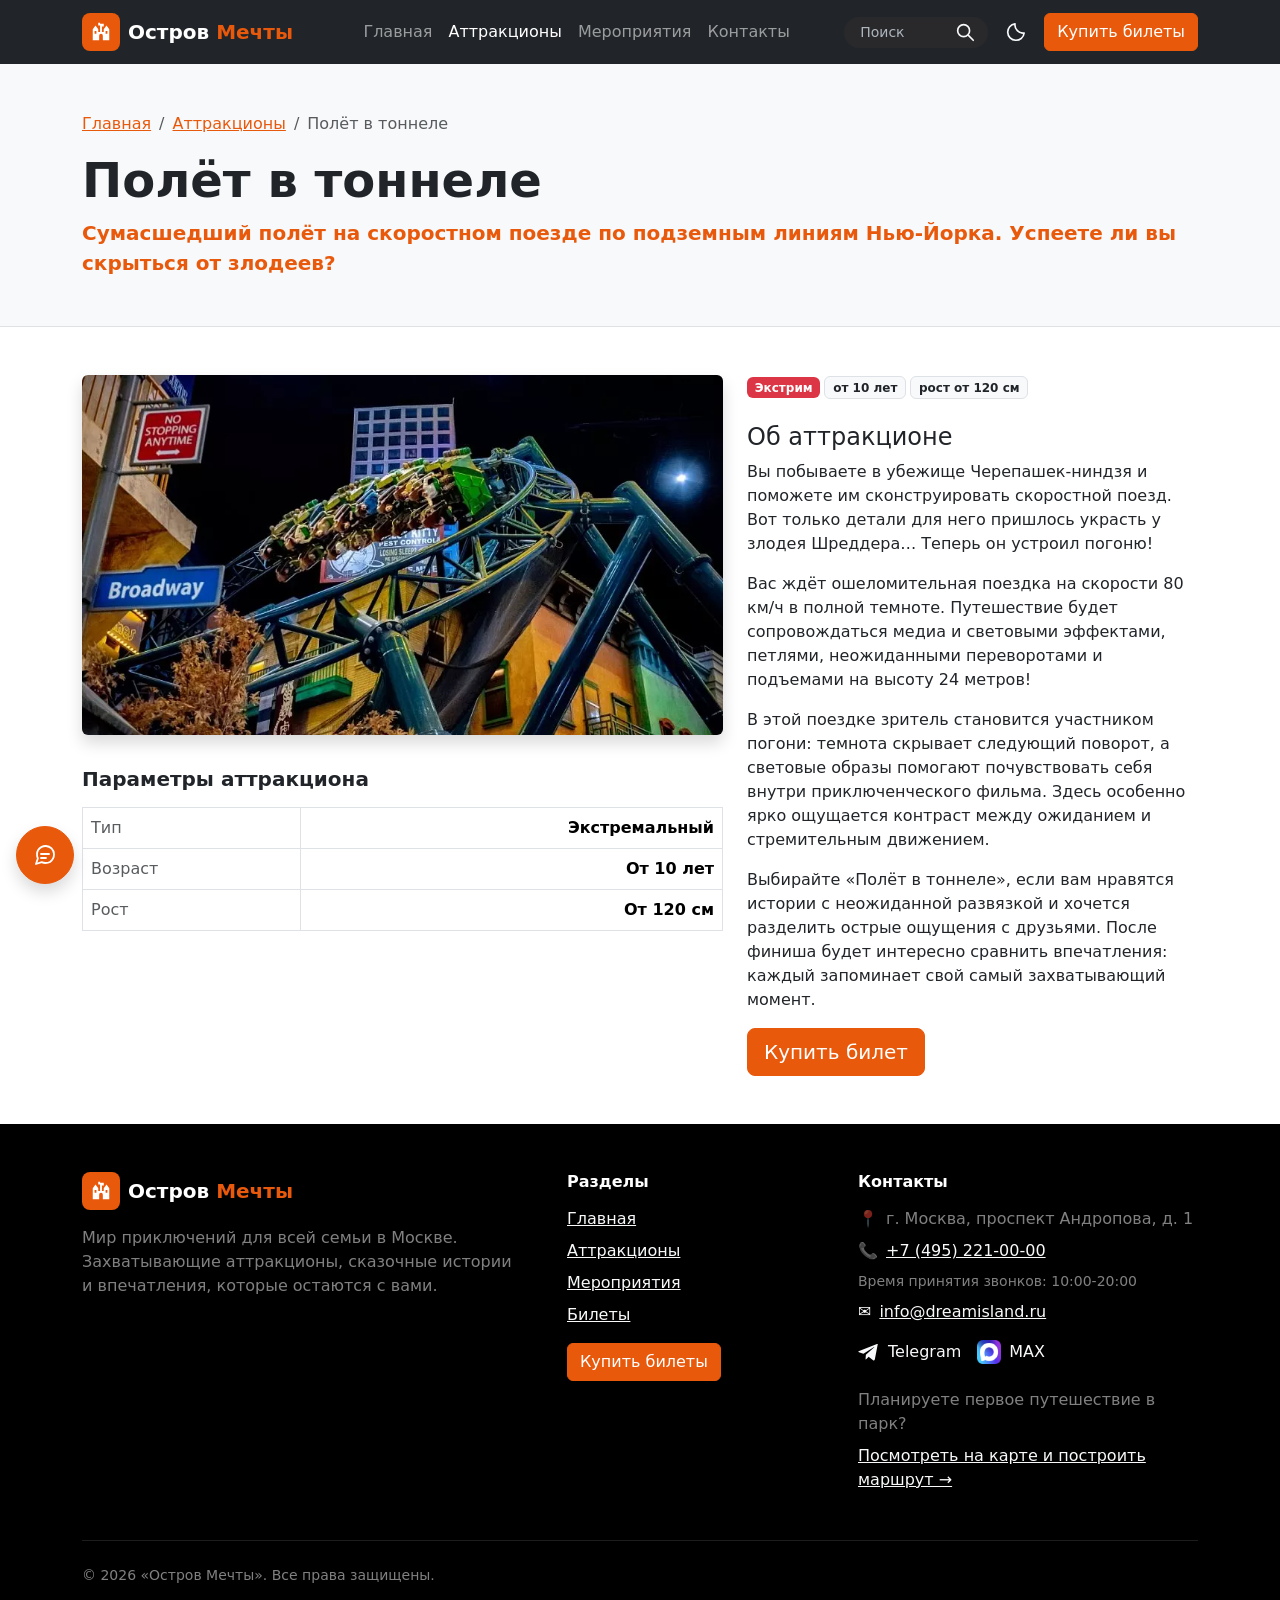
<file: attraction-tunnel.html>
<!DOCTYPE html>
<html lang="ru">
<head>
  <meta charset="UTF-8">
  <script src="js/theme.js"></script>
  <meta name="viewport" content="width=device-width, initial-scale=1.0">
  <title>Полёт в тоннеле — Парк развлечений «Остров Мечты»</title>

  <link
    href="https://cdn.jsdelivr.net/npm/bootstrap@5.3.3/dist/css/bootstrap.min.css"
    rel="stylesheet"
  >
  <link rel="stylesheet" href="css/custom.css">
</head>
<body class="theme-orange">
    <nav class="navbar navbar-expand-lg navbar-dark bg-dark sticky-top">
        <div class="container position-relative">
            <a class="navbar-brand d-inline-flex align-items-center gap-2 fw-bold" href="index.html"><span class="d-inline-flex align-items-center justify-content-center bg-primary rounded-3 p-2 flex-shrink-0" aria-hidden="true"><svg xmlns="http://www.w3.org/2000/svg" width="22" height="22" viewBox="0 0 24 24" fill="currentColor" focusable="false"><path d="M3 21V9l3-4 3 4v3h2V5H9V2h2v1h4v3h-2v6h2V9l3-4 3 4v12h-7v-5a2 2 0 0 0-4 0v5H3Zm2-10v3h2v-3H5Zm12 0v3h2v-3h-2Z"/></svg></span><span>Остров <span class="text-primary">Мечты</span></span></a>

            <button
                class="navbar-toggler"
                type="button"
                data-bs-toggle="collapse"
                data-bs-target="#mainNavbar"
                aria-controls="mainNavbar"
                aria-expanded="false"
                aria-label="Переключить навигацию"
            >
                <span class="navbar-toggler-icon"></span>
            </button>

            <div class="collapse navbar-collapse" id="mainNavbar">
                <ul class="navbar-nav mx-auto align-items-center">
                    <li class="nav-item">
                        <a class="nav-link" href="index.html">Главная</a>
                    </li>
                    <li class="nav-item">
                        <a class="nav-link active" aria-current="page" href="catalog.html">Аттракционы</a>
                    </li>
                    <li class="nav-item">
                        <a class="nav-link" href="events.html">Мероприятия</a>
                    </li>
                    <li class="nav-item">
                        <a class="nav-link" href="contacts.html">Контакты</a>
                    </li>
                    <li class="nav-item d-lg-none d-flex align-items-center gap-2 mt-2 mb-2"><form class="header-search d-flex align-items-center rounded-4 px-2" role="search" data-header-search><input type="search" class="form-control form-control-sm bg-transparent border-0 shadow-none text-light px-2" placeholder="Поиск" aria-label="Поиск по сайту" maxlength="200" autocomplete="off"><button type="button" class="btn border-0 text-light p-1 d-inline-flex align-items-center justify-content-center flex-shrink-0" data-site-search aria-label="Найти"><svg xmlns="http://www.w3.org/2000/svg" width="22" height="22" viewBox="0 0 24 24" fill="none" stroke="currentColor" stroke-width="1.8" stroke-linecap="round" aria-hidden="true" focusable="false"><circle cx="10.5" cy="10.5" r="6.5"/><path d="m16 16 5 5"/></svg></button></form><button type="button" class="theme-toggle btn btn-outline-light border-0 position-relative overflow-hidden p-2 d-inline-flex align-items-center justify-content-center" data-theme-toggle aria-label="Включить тёмную тему" aria-pressed="false" title="Включить тёмную тему"><svg class="theme-icon theme-icon-moon" xmlns="http://www.w3.org/2000/svg" width="22" height="22" viewBox="0 0 24 24" fill="none" stroke="currentColor" stroke-width="1.8" stroke-linecap="round" stroke-linejoin="round" aria-hidden="true" focusable="false"><path d="M20.9 13.1A9 9 0 0 1 10.9 3.1a9 9 0 1 0 10 10Z"/></svg><svg class="theme-icon theme-icon-sun" xmlns="http://www.w3.org/2000/svg" width="22" height="22" viewBox="0 0 24 24" fill="none" stroke="currentColor" stroke-width="1.8" stroke-linecap="round" aria-hidden="true" focusable="false"><circle cx="12" cy="12" r="4"/><path d="M12 2v2m0 16v2M2 12h2m16 0h2M4.93 4.93l1.42 1.42m11.3 11.3 1.42 1.42M4.93 19.07l1.42-1.42m11.3-11.3 1.42-1.42"/></svg></button><a class="btn btn-primary" href="order.html">Купить билеты</a></li>
                </ul>
            </div>
            <div class="d-none d-lg-flex align-items-center gap-2 ms-auto flex-shrink-0"><form class="header-search d-flex align-items-center rounded-4 px-2" role="search" data-header-search><input type="search" class="form-control form-control-sm bg-transparent border-0 shadow-none text-light px-2" placeholder="Поиск" aria-label="Поиск по сайту" maxlength="200" autocomplete="off"><button type="button" class="btn border-0 text-light p-1 d-inline-flex align-items-center justify-content-center flex-shrink-0" data-site-search aria-label="Найти"><svg xmlns="http://www.w3.org/2000/svg" width="22" height="22" viewBox="0 0 24 24" fill="none" stroke="currentColor" stroke-width="1.8" stroke-linecap="round" aria-hidden="true" focusable="false"><circle cx="10.5" cy="10.5" r="6.5"/><path d="m16 16 5 5"/></svg></button></form><button type="button" class="theme-toggle btn btn-outline-light border-0 position-relative overflow-hidden p-2 d-inline-flex align-items-center justify-content-center" data-theme-toggle aria-label="Включить тёмную тему" aria-pressed="false" title="Включить тёмную тему"><svg class="theme-icon theme-icon-moon" xmlns="http://www.w3.org/2000/svg" width="22" height="22" viewBox="0 0 24 24" fill="none" stroke="currentColor" stroke-width="1.8" stroke-linecap="round" stroke-linejoin="round" aria-hidden="true" focusable="false"><path d="M20.9 13.1A9 9 0 0 1 10.9 3.1a9 9 0 1 0 10 10Z"/></svg><svg class="theme-icon theme-icon-sun" xmlns="http://www.w3.org/2000/svg" width="22" height="22" viewBox="0 0 24 24" fill="none" stroke="currentColor" stroke-width="1.8" stroke-linecap="round" aria-hidden="true" focusable="false"><circle cx="12" cy="12" r="4"/><path d="M12 2v2m0 16v2M2 12h2m16 0h2M4.93 4.93l1.42 1.42m11.3 11.3 1.42 1.42M4.93 19.07l1.42-1.42m11.3-11.3 1.42-1.42"/></svg></button><a class="btn btn-primary" href="order.html">Купить билеты</a></div>
        </div>
    </nav>

    <main>
        <section class="bg-body-tertiary border-bottom">
            <div class="container py-5">
                <nav aria-label="Навигационная цепочка">
                    <ol class="breadcrumb mb-3">
                        <li class="breadcrumb-item"><a href="index.html">Главная</a></li>
                        <li class="breadcrumb-item"><a href="catalog.html">Аттракционы</a></li>
                        <li class="breadcrumb-item active" aria-current="page">Полёт в тоннеле</li>
                    </ol>
                </nav>
                <h1 class="display-5 fw-bold">Полёт в тоннеле</h1>
                <p class="lead text-primary fw-semibold mb-0">Сумасшедший полёт на скоростном поезде по подземным линиям Нью-Йорка. Успеете ли вы скрыться от злодеев?</p>
            </div>
        </section>

        <section class="container my-5">
            <div class="row g-4">
                <div class="col-12 col-lg-7">
                    <div class="ratio ratio-16x9 shadow rounded overflow-hidden"><img src="images/pic2.webp" class="object-fit-cover" alt="Поезд аттракциона «Полёт в тоннеле»"></div>
                    <table class="table table-bordered align-middle mt-4 mb-0 caption-top">
                        <caption class="h5 text-body fw-bold pb-2">Параметры аттракциона</caption>
                        <tbody>
                            <tr><th scope="row" class="fw-normal text-body-secondary">Тип</th><td class="fw-semibold text-end">Экстремальный</td></tr>
                            <tr><th scope="row" class="fw-normal text-body-secondary">Возраст</th><td class="fw-semibold text-end">От 10 лет</td></tr>
                            <tr><th scope="row" class="fw-normal text-body-secondary">Рост</th><td class="fw-semibold text-end">От 120 см</td></tr>
                        </tbody>
                    </table>
                </div>

                <div class="col-12 col-lg-5">
                    <div class="mb-3"><span class="badge bg-danger me-1 mb-2">Экстрим</span><span class="badge bg-body-tertiary text-body border me-1 mb-2">от 10 лет</span><span class="badge bg-body-tertiary text-body border mb-2">рост от 120 см</span></div>
                    <h2 class="h4">Об аттракционе</h2>
                        <p>Вы побываете в убежище Черепашек-ниндзя и поможете им сконструировать скоростной поезд. Вот только детали для него пришлось украсть у злодея Шреддера… Теперь он устроил погоню!</p>
                        <p>Вас ждёт ошеломительная поездка на скорости 80 км/ч в полной темноте. Путешествие будет сопровождаться медиа и световыми эффектами, петлями, неожиданными переворотами и подъемами на высоту 24 метров!</p>

                    <p>В этой поездке зритель становится участником погони: темнота скрывает следующий поворот, а световые образы помогают почувствовать себя внутри приключенческого фильма. Здесь особенно ярко ощущается контраст между ожиданием и стремительным движением.</p>
                    <p>Выбирайте «Полёт в тоннеле», если вам нравятся истории с неожиданной развязкой и хочется разделить острые ощущения с друзьями. После финиша будет интересно сравнить впечатления: каждый запоминает свой самый захватывающий момент.</p>
                    <a class="btn btn-primary btn-lg" href="order.html">Купить билет</a>
                </div>
            </div>
        </section>
    </main>

    <footer class="bg-black text-white pt-5 pb-4 mt-5">
        <div class="container">
            <div class="row g-4 gx-lg-5 pb-5">
                <div class="col-12 col-lg-5">
                    <a class="d-inline-flex align-items-center gap-2 text-white text-decoration-none fw-bold fs-5 mb-3" href="index.html">
                        <span class="d-inline-flex align-items-center justify-content-center bg-primary rounded-3 p-2 flex-shrink-0" aria-hidden="true"><svg xmlns="http://www.w3.org/2000/svg" width="22" height="22" viewBox="0 0 24 24" fill="currentColor" focusable="false"><path d="M3 21V9l3-4 3 4v3h2V5H9V2h2v1h4v3h-2v6h2V9l3-4 3 4v12h-7v-5a2 2 0 0 0-4 0v5H3Zm2-10v3h2v-3H5Zm12 0v3h2v-3h-2Z"/></svg></span>
                        <span>Остров <span class="text-primary">Мечты</span></span>
                    </a>
                    <p class="text-white-50 mb-0">Мир приключений для всей семьи в Москве. Захватывающие аттракционы, сказочные истории и впечатления, которые остаются с вами.</p>
                </div>
                <div class="col-12 col-sm-5 col-lg-3">
                    <h2 class="h6 fw-bold mb-3">Разделы</h2>
                    <nav aria-label="Навигация в подвале">
                        <ul class="list-unstyled d-flex flex-column gap-2 mb-0">
                            <li><a class="link-light" href="index.html">Главная</a></li>
                            <li><a class="link-light" href="catalog.html">Аттракционы</a></li>
                            <li><a class="link-light" href="events.html">Мероприятия</a></li>
                            <li><a class="link-light" href="order.html">Билеты</a></li>
                        </ul>
                    </nav>
                    <a class="btn btn-primary mt-3" href="order.html">Купить билеты</a>
                </div>
                <div class="col-12 col-sm-7 col-lg-4">
                    <h2 class="h6 fw-bold mb-3">Контакты</h2>
                    <address class="mb-3">
                        <p class="text-white-50 mb-2"><span class="me-2" aria-hidden="true">📍</span>г. Москва, проспект Андропова, д. 1</p>
                        <p class="mb-2"><span class="me-2" aria-hidden="true">📞</span><a class="link-light" href="tel:+74952210000">+7 (495) 221-00-00</a></p>
                        <p class="small text-white-50 mb-2">Время принятия звонков: 10:00-20:00</p>
                        <p class="mb-0"><span class="me-2" aria-hidden="true">✉️</span><a class="link-light" href="mailto:info@dreamisland.ru">info@dreamisland.ru</a></p>
                    </address>
                    <div class="d-flex flex-wrap gap-3 mt-2 mb-4" aria-label="Мессенджеры">
                        <a class="d-inline-flex align-items-center gap-2 link-light text-decoration-none" href="https://t.me/ostrov_mechty_demo_7f2c9a" target="_blank" rel="noopener noreferrer">
                            <svg xmlns="http://www.w3.org/2000/svg" width="22" height="22" viewBox="0 0 24 24" fill="currentColor" aria-hidden="true" focusable="false"><path d="M21.6 3.3 18.4 20c-.2 1.2-.9 1.5-1.9.9l-4.9-3.6-2.4 2.3c-.3.3-.5.5-1 .5l.4-5 9.1-8.2c.4-.3-.1-.5-.6-.2L5.9 13.8 1.1 12.3c-1-.3-1-1 .2-1.5L20 3.6c.9-.4 1.7-.1 1.6-.3Z"/></svg>
                            Telegram
                        </a>
                        <a class="d-inline-flex align-items-center gap-2 link-light text-decoration-none" href="https://max.ru/ostrov_mechty_demo_7f2c9a" target="_blank" rel="noopener noreferrer">
                            <svg xmlns="http://www.w3.org/2000/svg" width="24" height="24" viewBox="208 208 544 544" aria-hidden="true" focusable="false"><image href="images/max.png" width="960" height="960"/></svg>
                            MAX
                        </a>
                    </div>
                    <p class="text-white-50 mb-2">Планируете первое путешествие в парк?</p>
                    <a class="link-light" href="contacts.html#map">Посмотреть на карте и построить маршрут →</a>
                </div>
            </div>
            <div class="border-top border-secondary border-opacity-25 pt-4">
                <p class="small text-white-50 mb-0">&copy; 2026 «Остров Мечты». Все права защищены.</p>
            </div>
        </div>
    </footer>

    <script
        src="https://cdn.jsdelivr.net/npm/bootstrap@5.3.3/dist/js/bootstrap.bundle.min.js">
    </script>
    <button type="button" id="back-to-top" class="btn btn-primary rounded-circle position-fixed bottom-0 end-0 m-4 p-3 shadow z-3 d-none" aria-label="Наверх" title="Наверх">
        <svg xmlns="http://www.w3.org/2000/svg" width="24" height="24" viewBox="0 0 24 24" fill="none" stroke="currentColor" stroke-width="2" stroke-linecap="round" stroke-linejoin="round" aria-hidden="true" focusable="false"><path d="m5 11 7-7 7 7M5 20l7-7 7 7"/></svg>
    </button>
    <script src="js/back-to-top.js" defer></script>
    <script src="js/ticket-window.js" defer></script>
    <script src="js/search-index.js" defer></script>
    <script src="js/site-search.js" defer></script>
    <script src="js/support-chat.js" defer></script>
</body>
</html>
</file>
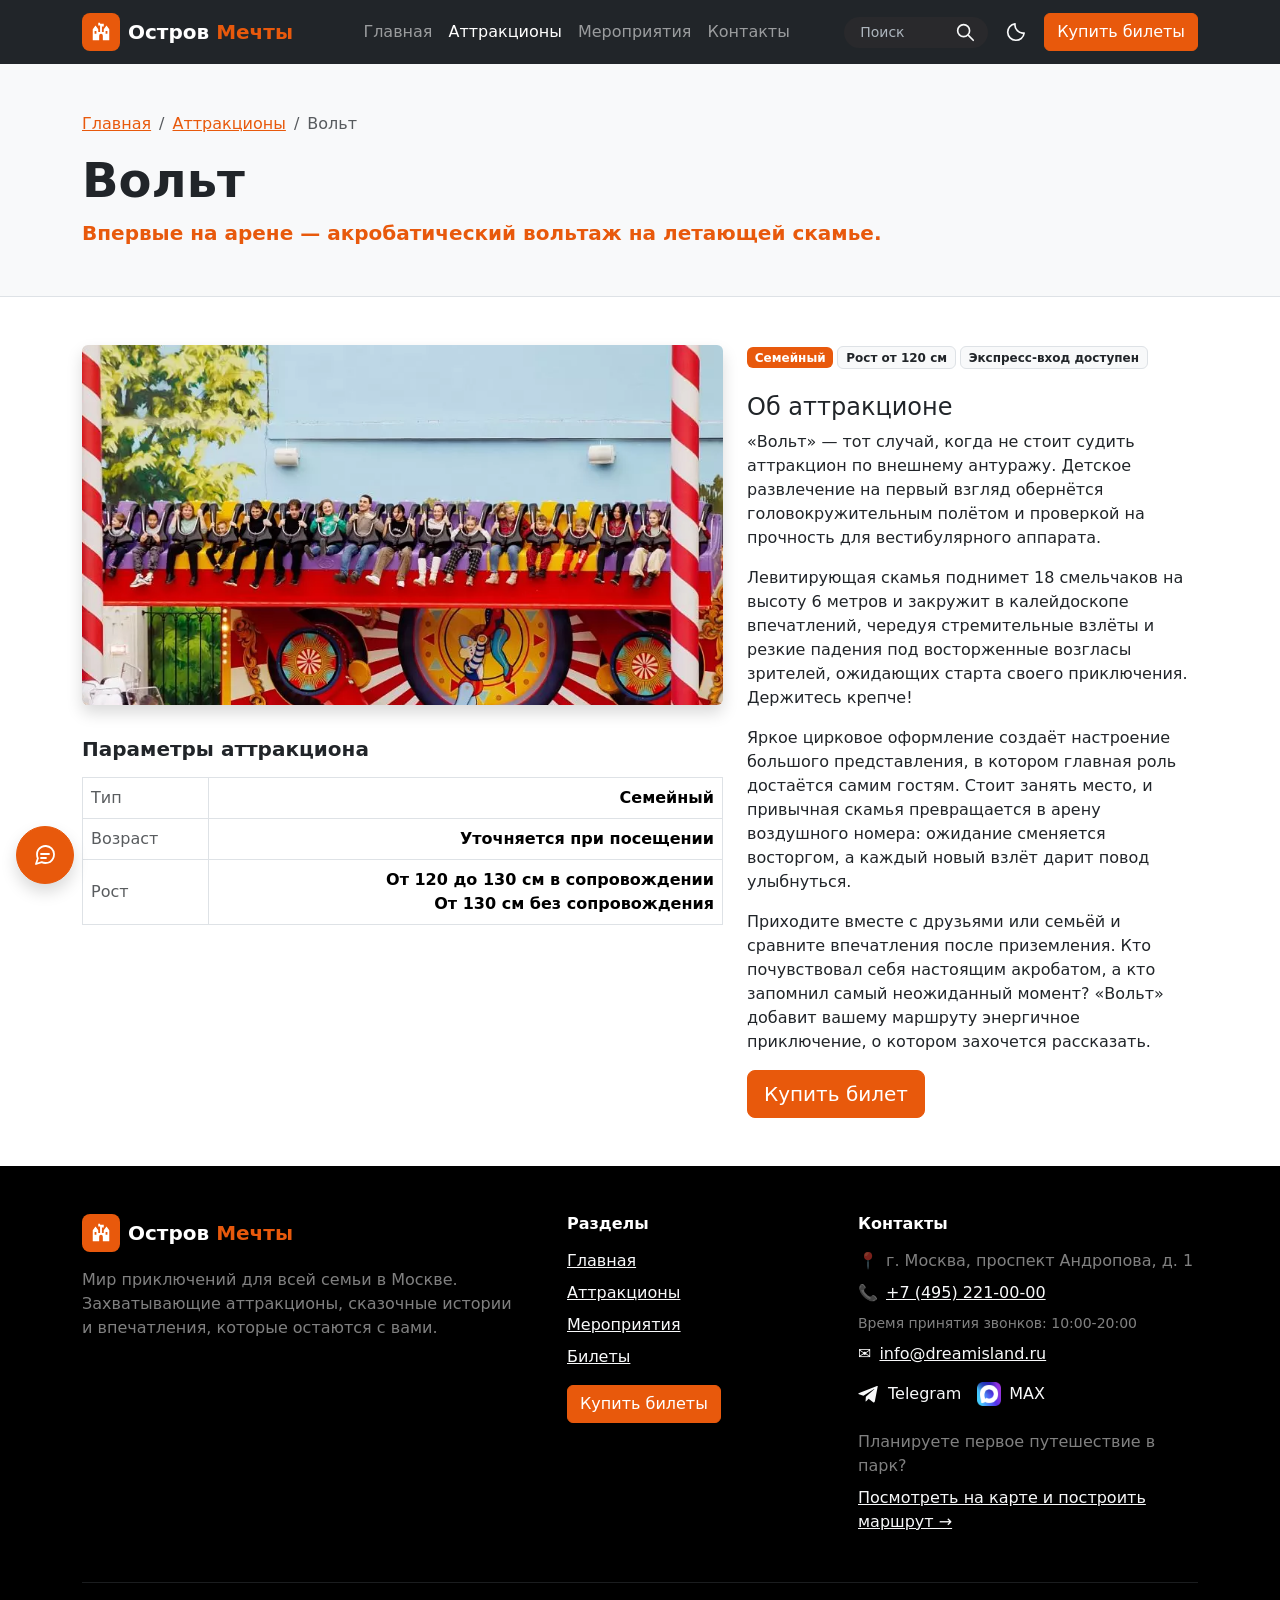
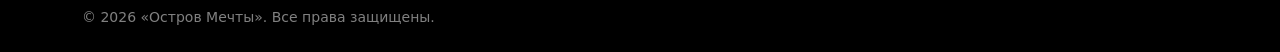
<file: attraction-volt.html>
<!DOCTYPE html>
<html lang="ru">
<head>
  <meta charset="UTF-8">
  <script src="js/theme.js"></script>
  <meta name="viewport" content="width=device-width, initial-scale=1.0">
  <title>Вольт — Остров Мечты</title>

  <link
    href="https://cdn.jsdelivr.net/npm/bootstrap@5.3.3/dist/css/bootstrap.min.css"
    rel="stylesheet"
  >
  <link rel="stylesheet" href="css/custom.css">
</head>
<body class="theme-orange">
    <nav class="navbar navbar-expand-lg navbar-dark bg-dark sticky-top">
        <div class="container position-relative">
            <a class="navbar-brand d-inline-flex align-items-center gap-2 fw-bold" href="index.html"><span class="d-inline-flex align-items-center justify-content-center bg-primary rounded-3 p-2 flex-shrink-0" aria-hidden="true"><svg xmlns="http://www.w3.org/2000/svg" width="22" height="22" viewBox="0 0 24 24" fill="currentColor" focusable="false"><path d="M3 21V9l3-4 3 4v3h2V5H9V2h2v1h4v3h-2v6h2V9l3-4 3 4v12h-7v-5a2 2 0 0 0-4 0v5H3Zm2-10v3h2v-3H5Zm12 0v3h2v-3h-2Z"/></svg></span><span>Остров <span class="text-primary">Мечты</span></span></a>

            <button
                class="navbar-toggler"
                type="button"
                data-bs-toggle="collapse"
                data-bs-target="#mainNavbar"
                aria-controls="mainNavbar"
                aria-expanded="false"
                aria-label="Переключить навигацию"
            >
                <span class="navbar-toggler-icon"></span>
            </button>

            <div class="collapse navbar-collapse" id="mainNavbar">
                <ul class="navbar-nav mx-auto align-items-center">
                    <li class="nav-item">
                        <a class="nav-link" href="index.html">Главная</a>
                    </li>
                    <li class="nav-item">
                        <a class="nav-link active" aria-current="page" href="catalog.html">Аттракционы</a>
                    </li>
                    <li class="nav-item">
                        <a class="nav-link" href="events.html">Мероприятия</a>
                    </li>
                    <li class="nav-item">
                        <a class="nav-link" href="contacts.html">Контакты</a>
                    </li>
                    <li class="nav-item d-lg-none d-flex align-items-center gap-2 mt-2 mb-2"><form class="header-search d-flex align-items-center rounded-4 px-2" role="search" data-header-search><input type="search" class="form-control form-control-sm bg-transparent border-0 shadow-none text-light px-2" placeholder="Поиск" aria-label="Поиск по сайту" maxlength="200" autocomplete="off"><button type="button" class="btn border-0 text-light p-1 d-inline-flex align-items-center justify-content-center flex-shrink-0" data-site-search aria-label="Найти"><svg xmlns="http://www.w3.org/2000/svg" width="22" height="22" viewBox="0 0 24 24" fill="none" stroke="currentColor" stroke-width="1.8" stroke-linecap="round" aria-hidden="true" focusable="false"><circle cx="10.5" cy="10.5" r="6.5"/><path d="m16 16 5 5"/></svg></button></form><button type="button" class="theme-toggle btn btn-outline-light border-0 position-relative overflow-hidden p-2 d-inline-flex align-items-center justify-content-center" data-theme-toggle aria-label="Включить тёмную тему" aria-pressed="false" title="Включить тёмную тему"><svg class="theme-icon theme-icon-moon" xmlns="http://www.w3.org/2000/svg" width="22" height="22" viewBox="0 0 24 24" fill="none" stroke="currentColor" stroke-width="1.8" stroke-linecap="round" stroke-linejoin="round" aria-hidden="true" focusable="false"><path d="M20.9 13.1A9 9 0 0 1 10.9 3.1a9 9 0 1 0 10 10Z"/></svg><svg class="theme-icon theme-icon-sun" xmlns="http://www.w3.org/2000/svg" width="22" height="22" viewBox="0 0 24 24" fill="none" stroke="currentColor" stroke-width="1.8" stroke-linecap="round" aria-hidden="true" focusable="false"><circle cx="12" cy="12" r="4"/><path d="M12 2v2m0 16v2M2 12h2m16 0h2M4.93 4.93l1.42 1.42m11.3 11.3 1.42 1.42M4.93 19.07l1.42-1.42m11.3-11.3 1.42-1.42"/></svg></button><a class="btn btn-primary" href="order.html">Купить билеты</a></li>
                </ul>
            </div>
            <div class="d-none d-lg-flex align-items-center gap-2 ms-auto flex-shrink-0"><form class="header-search d-flex align-items-center rounded-4 px-2" role="search" data-header-search><input type="search" class="form-control form-control-sm bg-transparent border-0 shadow-none text-light px-2" placeholder="Поиск" aria-label="Поиск по сайту" maxlength="200" autocomplete="off"><button type="button" class="btn border-0 text-light p-1 d-inline-flex align-items-center justify-content-center flex-shrink-0" data-site-search aria-label="Найти"><svg xmlns="http://www.w3.org/2000/svg" width="22" height="22" viewBox="0 0 24 24" fill="none" stroke="currentColor" stroke-width="1.8" stroke-linecap="round" aria-hidden="true" focusable="false"><circle cx="10.5" cy="10.5" r="6.5"/><path d="m16 16 5 5"/></svg></button></form><button type="button" class="theme-toggle btn btn-outline-light border-0 position-relative overflow-hidden p-2 d-inline-flex align-items-center justify-content-center" data-theme-toggle aria-label="Включить тёмную тему" aria-pressed="false" title="Включить тёмную тему"><svg class="theme-icon theme-icon-moon" xmlns="http://www.w3.org/2000/svg" width="22" height="22" viewBox="0 0 24 24" fill="none" stroke="currentColor" stroke-width="1.8" stroke-linecap="round" stroke-linejoin="round" aria-hidden="true" focusable="false"><path d="M20.9 13.1A9 9 0 0 1 10.9 3.1a9 9 0 1 0 10 10Z"/></svg><svg class="theme-icon theme-icon-sun" xmlns="http://www.w3.org/2000/svg" width="22" height="22" viewBox="0 0 24 24" fill="none" stroke="currentColor" stroke-width="1.8" stroke-linecap="round" aria-hidden="true" focusable="false"><circle cx="12" cy="12" r="4"/><path d="M12 2v2m0 16v2M2 12h2m16 0h2M4.93 4.93l1.42 1.42m11.3 11.3 1.42 1.42M4.93 19.07l1.42-1.42m11.3-11.3 1.42-1.42"/></svg></button><a class="btn btn-primary" href="order.html">Купить билеты</a></div>
        </div>
    </nav>

    <main>
        <section class="bg-body-tertiary border-bottom">
            <div class="container py-5">
                <nav aria-label="Навигационная цепочка"><ol class="breadcrumb mb-3"><li class="breadcrumb-item"><a href="index.html">Главная</a></li><li class="breadcrumb-item"><a href="catalog.html">Аттракционы</a></li><li class="breadcrumb-item active" aria-current="page">Вольт</li></ol></nav>
                <h1 class="display-5 fw-bold">Вольт</h1>
                <p class="lead text-primary fw-semibold mb-0">Впервые на арене — акробатический вольтаж на летающей скамье.</p>
            </div>
        </section>
        <section class="container my-5">
            <div class="row g-4">
                <div class="col-12 col-lg-7">
                    <div class="ratio ratio-16x9 rounded overflow-hidden shadow"><img src="images/volt.png" class="object-fit-cover" alt="Летающая скамья аттракциона «Вольт»"></div>
                    <table class="table table-bordered align-middle mt-4 mb-0 caption-top">
                        <caption class="h5 text-body fw-bold pb-2">Параметры аттракциона</caption>
                        <tbody>
                            <tr><th scope="row" class="fw-normal text-body-secondary">Тип</th><td class="fw-semibold text-end">Семейный</td></tr>
                            <tr><th scope="row" class="fw-normal text-body-secondary">Возраст</th><td class="fw-semibold text-end">Уточняется при посещении</td></tr>
                            <tr><th scope="row" class="fw-normal text-body-secondary">Рост</th><td class="fw-semibold text-end">От 120 до 130 см в сопровождении<br>От 130 см без сопровождения</td></tr>
                        </tbody>
                    </table>
                </div>
                <div class="col-12 col-lg-5">
                    <div class="mb-3"><span class="badge bg-primary me-1 mb-2">Семейный</span><span class="badge bg-body-tertiary text-body border me-1 mb-2">Рост от 120 см</span><span class="badge bg-body-tertiary text-body border mb-2">Экспресс-вход доступен</span></div>
                    <h2 class="h4">Об аттракционе</h2>
                    <p>«Вольт» — тот случай, когда не стоит судить аттракцион по внешнему антуражу. Детское развлечение на первый взгляд обернётся головокружительным полётом и проверкой на прочность для вестибулярного аппарата.</p>
                    <p>Левитирующая скамья поднимет 18 смельчаков на высоту 6 метров и закружит в калейдоскопе впечатлений, чередуя стремительные взлёты и резкие падения под восторженные возгласы зрителей, ожидающих старта своего приключения. Держитесь крепче!</p>
                    <p>Яркое цирковое оформление создаёт настроение большого представления, в котором главная роль достаётся самим гостям. Стоит занять место, и привычная скамья превращается в арену воздушного номера: ожидание сменяется восторгом, а каждый новый взлёт дарит повод улыбнуться.</p>
                    <p>Приходите вместе с друзьями или семьёй и сравните впечатления после приземления. Кто почувствовал себя настоящим акробатом, а кто запомнил самый неожиданный момент? «Вольт» добавит вашему маршруту энергичное приключение, о котором захочется рассказать.</p>
                    <a class="btn btn-primary btn-lg" href="order.html">Купить билет</a>
                </div>
            </div>
        </section>
    </main>

    <footer class="bg-black text-white pt-5 pb-4 mt-5">
        <div class="container">
            <div class="row g-4 gx-lg-5 pb-5">
                <div class="col-12 col-lg-5">
                    <a class="d-inline-flex align-items-center gap-2 text-white text-decoration-none fw-bold fs-5 mb-3" href="index.html">
                        <span class="d-inline-flex align-items-center justify-content-center bg-primary rounded-3 p-2 flex-shrink-0" aria-hidden="true"><svg xmlns="http://www.w3.org/2000/svg" width="22" height="22" viewBox="0 0 24 24" fill="currentColor" focusable="false"><path d="M3 21V9l3-4 3 4v3h2V5H9V2h2v1h4v3h-2v6h2V9l3-4 3 4v12h-7v-5a2 2 0 0 0-4 0v5H3Zm2-10v3h2v-3H5Zm12 0v3h2v-3h-2Z"/></svg></span>
                        <span>Остров <span class="text-primary">Мечты</span></span>
                    </a>
                    <p class="text-white-50 mb-0">Мир приключений для всей семьи в Москве. Захватывающие аттракционы, сказочные истории и впечатления, которые остаются с вами.</p>
                </div>
                <div class="col-12 col-sm-5 col-lg-3">
                    <h2 class="h6 fw-bold mb-3">Разделы</h2>
                    <nav aria-label="Навигация в подвале">
                        <ul class="list-unstyled d-flex flex-column gap-2 mb-0">
                            <li><a class="link-light" href="index.html">Главная</a></li>
                            <li><a class="link-light" href="catalog.html">Аттракционы</a></li>
                            <li><a class="link-light" href="events.html">Мероприятия</a></li>
                            <li><a class="link-light" href="order.html">Билеты</a></li>
                        </ul>
                    </nav>
                    <a class="btn btn-primary mt-3" href="order.html">Купить билеты</a>
                </div>
                <div class="col-12 col-sm-7 col-lg-4">
                    <h2 class="h6 fw-bold mb-3">Контакты</h2>
                    <address class="mb-3">
                        <p class="text-white-50 mb-2"><span class="me-2" aria-hidden="true">📍</span>г. Москва, проспект Андропова, д. 1</p>
                        <p class="mb-2"><span class="me-2" aria-hidden="true">📞</span><a class="link-light" href="tel:+74952210000">+7 (495) 221-00-00</a></p>
                        <p class="small text-white-50 mb-2">Время принятия звонков: 10:00-20:00</p>
                        <p class="mb-0"><span class="me-2" aria-hidden="true">✉️</span><a class="link-light" href="mailto:info@dreamisland.ru">info@dreamisland.ru</a></p>
                    </address>
                    <div class="d-flex flex-wrap gap-3 mt-2 mb-4" aria-label="Мессенджеры">
                        <a class="d-inline-flex align-items-center gap-2 link-light text-decoration-none" href="https://t.me/ostrov_mechty_demo_7f2c9a" target="_blank" rel="noopener noreferrer">
                            <svg xmlns="http://www.w3.org/2000/svg" width="22" height="22" viewBox="0 0 24 24" fill="currentColor" aria-hidden="true" focusable="false"><path d="M21.6 3.3 18.4 20c-.2 1.2-.9 1.5-1.9.9l-4.9-3.6-2.4 2.3c-.3.3-.5.5-1 .5l.4-5 9.1-8.2c.4-.3-.1-.5-.6-.2L5.9 13.8 1.1 12.3c-1-.3-1-1 .2-1.5L20 3.6c.9-.4 1.7-.1 1.6-.3Z"/></svg>
                            Telegram
                        </a>
                        <a class="d-inline-flex align-items-center gap-2 link-light text-decoration-none" href="https://max.ru/ostrov_mechty_demo_7f2c9a" target="_blank" rel="noopener noreferrer">
                            <svg xmlns="http://www.w3.org/2000/svg" width="24" height="24" viewBox="208 208 544 544" aria-hidden="true" focusable="false"><image href="images/max.png" width="960" height="960"/></svg>
                            MAX
                        </a>
                    </div>
                    <p class="text-white-50 mb-2">Планируете первое путешествие в парк?</p>
                    <a class="link-light" href="contacts.html#map">Посмотреть на карте и построить маршрут →</a>
                </div>
            </div>
            <div class="border-top border-secondary border-opacity-25 pt-4">
                <p class="small text-white-50 mb-0">&copy; 2026 «Остров Мечты». Все права защищены.</p>
            </div>
        </div>
    </footer>

    <script
        src="https://cdn.jsdelivr.net/npm/bootstrap@5.3.3/dist/js/bootstrap.bundle.min.js">
    </script>
    <button type="button" id="back-to-top" class="btn btn-primary rounded-circle position-fixed bottom-0 end-0 m-4 p-3 shadow z-3 d-none" aria-label="Наверх" title="Наверх">
        <svg xmlns="http://www.w3.org/2000/svg" width="24" height="24" viewBox="0 0 24 24" fill="none" stroke="currentColor" stroke-width="2" stroke-linecap="round" stroke-linejoin="round" aria-hidden="true" focusable="false"><path d="m5 11 7-7 7 7M5 20l7-7 7 7"/></svg>
    </button>
    <script src="js/back-to-top.js" defer></script>
    <script src="js/ticket-window.js" defer></script>
    <script src="js/search-index.js" defer></script>
    <script src="js/site-search.js" defer></script>
    <script src="js/support-chat.js" defer></script>
</body>
</html>
</file>
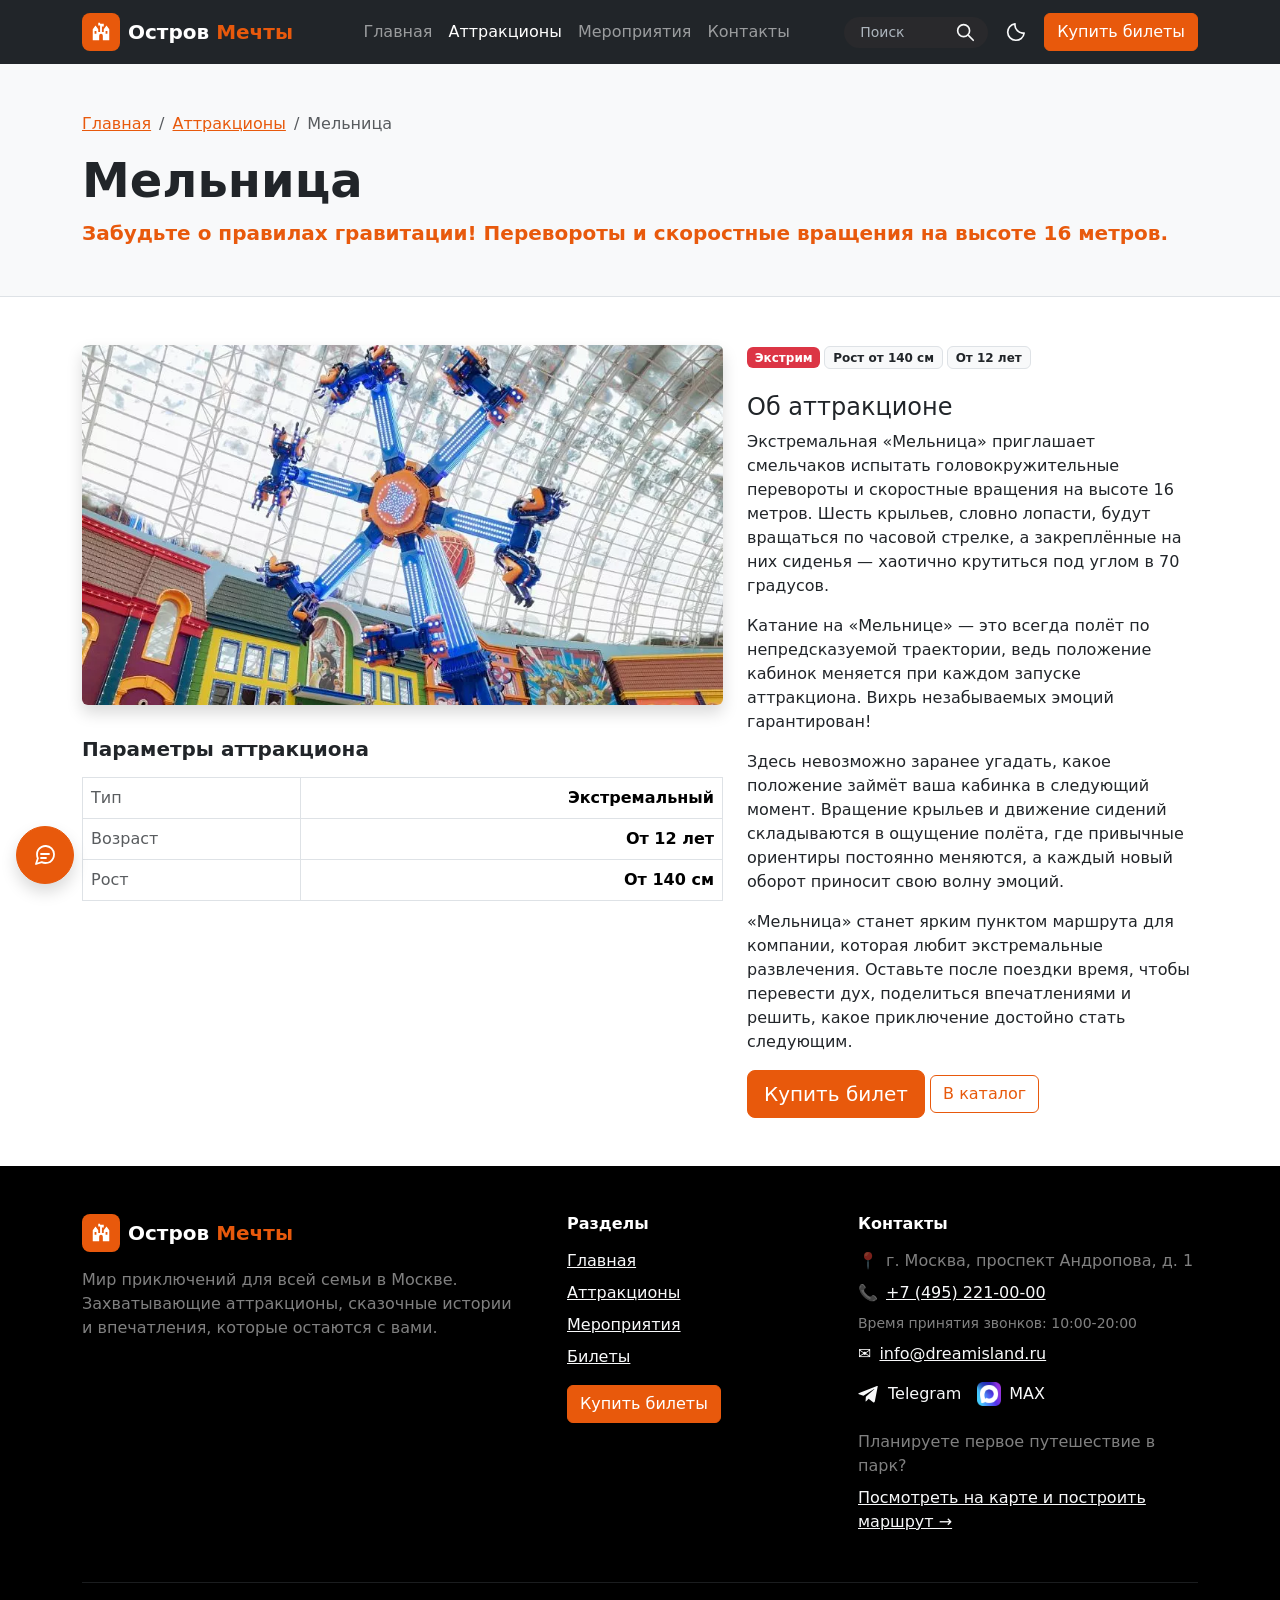
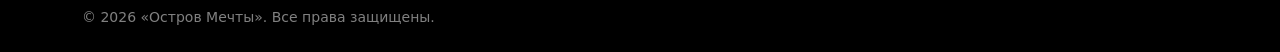
<file: attraction-wheel.html>
<!DOCTYPE html>
<html lang="ru">
<head>
  <meta charset="UTF-8">
  <script src="js/theme.js"></script>
  <meta name="viewport" content="width=device-width, initial-scale=1.0">
  <title>Мельница — Остров Мечты</title>

  <link
    href="https://cdn.jsdelivr.net/npm/bootstrap@5.3.3/dist/css/bootstrap.min.css"
    rel="stylesheet"
  >
  <link rel="stylesheet" href="css/custom.css">
</head>
<body class="theme-orange">
    <nav class="navbar navbar-expand-lg navbar-dark bg-dark sticky-top">
        <div class="container position-relative">
            <a class="navbar-brand d-inline-flex align-items-center gap-2 fw-bold" href="index.html"><span class="d-inline-flex align-items-center justify-content-center bg-primary rounded-3 p-2 flex-shrink-0" aria-hidden="true"><svg xmlns="http://www.w3.org/2000/svg" width="22" height="22" viewBox="0 0 24 24" fill="currentColor" focusable="false"><path d="M3 21V9l3-4 3 4v3h2V5H9V2h2v1h4v3h-2v6h2V9l3-4 3 4v12h-7v-5a2 2 0 0 0-4 0v5H3Zm2-10v3h2v-3H5Zm12 0v3h2v-3h-2Z"/></svg></span><span>Остров <span class="text-primary">Мечты</span></span></a>

            <button
                class="navbar-toggler"
                type="button"
                data-bs-toggle="collapse"
                data-bs-target="#mainNavbar"
                aria-controls="mainNavbar"
                aria-expanded="false"
                aria-label="Переключить навигацию"
            >
                <span class="navbar-toggler-icon"></span>
            </button>

            <div class="collapse navbar-collapse" id="mainNavbar">
                <ul class="navbar-nav mx-auto align-items-center">
                    <li class="nav-item">
                        <a class="nav-link" href="index.html">Главная</a>
                    </li>
                    <li class="nav-item">
                        <a class="nav-link active" aria-current="page" href="catalog.html">Аттракционы</a>
                    </li>
                    <li class="nav-item">
                        <a class="nav-link" href="events.html">Мероприятия</a>
                    </li>
                    <li class="nav-item">
                        <a class="nav-link" href="contacts.html">Контакты</a>
                    </li>
                    <li class="nav-item d-lg-none d-flex align-items-center gap-2 mt-2 mb-2"><form class="header-search d-flex align-items-center rounded-4 px-2" role="search" data-header-search><input type="search" class="form-control form-control-sm bg-transparent border-0 shadow-none text-light px-2" placeholder="Поиск" aria-label="Поиск по сайту" maxlength="200" autocomplete="off"><button type="button" class="btn border-0 text-light p-1 d-inline-flex align-items-center justify-content-center flex-shrink-0" data-site-search aria-label="Найти"><svg xmlns="http://www.w3.org/2000/svg" width="22" height="22" viewBox="0 0 24 24" fill="none" stroke="currentColor" stroke-width="1.8" stroke-linecap="round" aria-hidden="true" focusable="false"><circle cx="10.5" cy="10.5" r="6.5"/><path d="m16 16 5 5"/></svg></button></form><button type="button" class="theme-toggle btn btn-outline-light border-0 position-relative overflow-hidden p-2 d-inline-flex align-items-center justify-content-center" data-theme-toggle aria-label="Включить тёмную тему" aria-pressed="false" title="Включить тёмную тему"><svg class="theme-icon theme-icon-moon" xmlns="http://www.w3.org/2000/svg" width="22" height="22" viewBox="0 0 24 24" fill="none" stroke="currentColor" stroke-width="1.8" stroke-linecap="round" stroke-linejoin="round" aria-hidden="true" focusable="false"><path d="M20.9 13.1A9 9 0 0 1 10.9 3.1a9 9 0 1 0 10 10Z"/></svg><svg class="theme-icon theme-icon-sun" xmlns="http://www.w3.org/2000/svg" width="22" height="22" viewBox="0 0 24 24" fill="none" stroke="currentColor" stroke-width="1.8" stroke-linecap="round" aria-hidden="true" focusable="false"><circle cx="12" cy="12" r="4"/><path d="M12 2v2m0 16v2M2 12h2m16 0h2M4.93 4.93l1.42 1.42m11.3 11.3 1.42 1.42M4.93 19.07l1.42-1.42m11.3-11.3 1.42-1.42"/></svg></button><a class="btn btn-primary" href="order.html">Купить билеты</a></li>
                </ul>
            </div>
            <div class="d-none d-lg-flex align-items-center gap-2 ms-auto flex-shrink-0"><form class="header-search d-flex align-items-center rounded-4 px-2" role="search" data-header-search><input type="search" class="form-control form-control-sm bg-transparent border-0 shadow-none text-light px-2" placeholder="Поиск" aria-label="Поиск по сайту" maxlength="200" autocomplete="off"><button type="button" class="btn border-0 text-light p-1 d-inline-flex align-items-center justify-content-center flex-shrink-0" data-site-search aria-label="Найти"><svg xmlns="http://www.w3.org/2000/svg" width="22" height="22" viewBox="0 0 24 24" fill="none" stroke="currentColor" stroke-width="1.8" stroke-linecap="round" aria-hidden="true" focusable="false"><circle cx="10.5" cy="10.5" r="6.5"/><path d="m16 16 5 5"/></svg></button></form><button type="button" class="theme-toggle btn btn-outline-light border-0 position-relative overflow-hidden p-2 d-inline-flex align-items-center justify-content-center" data-theme-toggle aria-label="Включить тёмную тему" aria-pressed="false" title="Включить тёмную тему"><svg class="theme-icon theme-icon-moon" xmlns="http://www.w3.org/2000/svg" width="22" height="22" viewBox="0 0 24 24" fill="none" stroke="currentColor" stroke-width="1.8" stroke-linecap="round" stroke-linejoin="round" aria-hidden="true" focusable="false"><path d="M20.9 13.1A9 9 0 0 1 10.9 3.1a9 9 0 1 0 10 10Z"/></svg><svg class="theme-icon theme-icon-sun" xmlns="http://www.w3.org/2000/svg" width="22" height="22" viewBox="0 0 24 24" fill="none" stroke="currentColor" stroke-width="1.8" stroke-linecap="round" aria-hidden="true" focusable="false"><circle cx="12" cy="12" r="4"/><path d="M12 2v2m0 16v2M2 12h2m16 0h2M4.93 4.93l1.42 1.42m11.3 11.3 1.42 1.42M4.93 19.07l1.42-1.42m11.3-11.3 1.42-1.42"/></svg></button><a class="btn btn-primary" href="order.html">Купить билеты</a></div>
        </div>
    </nav>

    <main>
        <section class="bg-body-tertiary border-bottom">
            <div class="container py-5">
                <nav aria-label="Навигационная цепочка"><ol class="breadcrumb mb-3"><li class="breadcrumb-item"><a href="index.html">Главная</a></li><li class="breadcrumb-item"><a href="catalog.html">Аттракционы</a></li><li class="breadcrumb-item active" aria-current="page">Мельница</li></ol></nav>
                <h1 class="display-5 fw-bold">Мельница</h1>
                <p class="lead text-primary fw-semibold mb-0">Забудьте о правилах гравитации! Перевороты и скоростные вращения на высоте 16 метров.</p>
            </div>
        </section>
        <section class="container my-5">
            <div class="row g-4">
                <div class="col-12 col-lg-7"><div class="ratio ratio-16x9 rounded overflow-hidden shadow"><img src="images/mill.png" class="object-fit-cover" alt="Мельница"></div>
                    <table class="table table-bordered align-middle mt-4 mb-0 caption-top">
                        <caption class="h5 text-body fw-bold pb-2">Параметры аттракциона</caption>
                        <tbody>
                            <tr><th scope="row" class="fw-normal text-body-secondary">Тип</th><td class="fw-semibold text-end">Экстремальный</td></tr>
                            <tr><th scope="row" class="fw-normal text-body-secondary">Возраст</th><td class="fw-semibold text-end">От 12 лет</td></tr>
                            <tr><th scope="row" class="fw-normal text-body-secondary">Рост</th><td class="fw-semibold text-end">От 140 см</td></tr>
                        </tbody>
                    </table>
                </div>
                <div class="col-12 col-lg-5">
                    <div class="mb-3"><span class="badge bg-danger me-1 mb-2">Экстрим</span><span class="badge bg-body-tertiary text-body border me-1 mb-2">Рост от 140 см</span><span class="badge bg-body-tertiary text-body border mb-2">От 12 лет</span></div>
                    <h2 class="h4">Об аттракционе</h2>
                    <p>Экстремальная «Мельница» приглашает смельчаков испытать головокружительные перевороты и скоростные вращения на высоте 16 метров. Шесть крыльев, словно лопасти, будут вращаться по часовой стрелке, а закреплённые на них сиденья — хаотично крутиться под углом в 70 градусов.</p><p>Катание на «Мельнице» — это всегда полёт по непредсказуемой траектории, ведь положение кабинок меняется при каждом запуске аттракциона. Вихрь незабываемых эмоций гарантирован!</p>

                    <p>Здесь невозможно заранее угадать, какое положение займёт ваша кабинка в следующий момент. Вращение крыльев и движение сидений складываются в ощущение полёта, где привычные ориентиры постоянно меняются, а каждый новый оборот приносит свою волну эмоций.</p>
                    <p>«Мельница» станет ярким пунктом маршрута для компании, которая любит экстремальные развлечения. Оставьте после поездки время, чтобы перевести дух, поделиться впечатлениями и решить, какое приключение достойно стать следующим.</p>
                    <a class="btn btn-primary btn-lg" href="order.html">Купить билет</a>
                    <a class="btn btn-outline-primary mt-2 mt-sm-0" href="catalog.html">В каталог</a>
                </div>
            </div>
        </section>
    </main>

    <footer class="bg-black text-white pt-5 pb-4 mt-5">
        <div class="container">
            <div class="row g-4 gx-lg-5 pb-5">
                <div class="col-12 col-lg-5">
                    <a class="d-inline-flex align-items-center gap-2 text-white text-decoration-none fw-bold fs-5 mb-3" href="index.html">
                        <span class="d-inline-flex align-items-center justify-content-center bg-primary rounded-3 p-2 flex-shrink-0" aria-hidden="true"><svg xmlns="http://www.w3.org/2000/svg" width="22" height="22" viewBox="0 0 24 24" fill="currentColor" focusable="false"><path d="M3 21V9l3-4 3 4v3h2V5H9V2h2v1h4v3h-2v6h2V9l3-4 3 4v12h-7v-5a2 2 0 0 0-4 0v5H3Zm2-10v3h2v-3H5Zm12 0v3h2v-3h-2Z"/></svg></span>
                        <span>Остров <span class="text-primary">Мечты</span></span>
                    </a>
                    <p class="text-white-50 mb-0">Мир приключений для всей семьи в Москве. Захватывающие аттракционы, сказочные истории и впечатления, которые остаются с вами.</p>
                </div>
                <div class="col-12 col-sm-5 col-lg-3">
                    <h2 class="h6 fw-bold mb-3">Разделы</h2>
                    <nav aria-label="Навигация в подвале">
                        <ul class="list-unstyled d-flex flex-column gap-2 mb-0">
                            <li><a class="link-light" href="index.html">Главная</a></li>
                            <li><a class="link-light" href="catalog.html">Аттракционы</a></li>
                            <li><a class="link-light" href="events.html">Мероприятия</a></li>
                            <li><a class="link-light" href="order.html">Билеты</a></li>
                        </ul>
                    </nav>
                    <a class="btn btn-primary mt-3" href="order.html">Купить билеты</a>
                </div>
                <div class="col-12 col-sm-7 col-lg-4">
                    <h2 class="h6 fw-bold mb-3">Контакты</h2>
                    <address class="mb-3">
                        <p class="text-white-50 mb-2"><span class="me-2" aria-hidden="true">📍</span>г. Москва, проспект Андропова, д. 1</p>
                        <p class="mb-2"><span class="me-2" aria-hidden="true">📞</span><a class="link-light" href="tel:+74952210000">+7 (495) 221-00-00</a></p>
                        <p class="small text-white-50 mb-2">Время принятия звонков: 10:00-20:00</p>
                        <p class="mb-0"><span class="me-2" aria-hidden="true">✉️</span><a class="link-light" href="mailto:info@dreamisland.ru">info@dreamisland.ru</a></p>
                    </address>
                    <div class="d-flex flex-wrap gap-3 mt-2 mb-4" aria-label="Мессенджеры">
                        <a class="d-inline-flex align-items-center gap-2 link-light text-decoration-none" href="https://t.me/ostrov_mechty_demo_7f2c9a" target="_blank" rel="noopener noreferrer">
                            <svg xmlns="http://www.w3.org/2000/svg" width="22" height="22" viewBox="0 0 24 24" fill="currentColor" aria-hidden="true" focusable="false"><path d="M21.6 3.3 18.4 20c-.2 1.2-.9 1.5-1.9.9l-4.9-3.6-2.4 2.3c-.3.3-.5.5-1 .5l.4-5 9.1-8.2c.4-.3-.1-.5-.6-.2L5.9 13.8 1.1 12.3c-1-.3-1-1 .2-1.5L20 3.6c.9-.4 1.7-.1 1.6-.3Z"/></svg>
                            Telegram
                        </a>
                        <a class="d-inline-flex align-items-center gap-2 link-light text-decoration-none" href="https://max.ru/ostrov_mechty_demo_7f2c9a" target="_blank" rel="noopener noreferrer">
                            <svg xmlns="http://www.w3.org/2000/svg" width="24" height="24" viewBox="208 208 544 544" aria-hidden="true" focusable="false"><image href="images/max.png" width="960" height="960"/></svg>
                            MAX
                        </a>
                    </div>
                    <p class="text-white-50 mb-2">Планируете первое путешествие в парк?</p>
                    <a class="link-light" href="contacts.html#map">Посмотреть на карте и построить маршрут →</a>
                </div>
            </div>
            <div class="border-top border-secondary border-opacity-25 pt-4">
                <p class="small text-white-50 mb-0">&copy; 2026 «Остров Мечты». Все права защищены.</p>
            </div>
        </div>
    </footer>

    <script
        src="https://cdn.jsdelivr.net/npm/bootstrap@5.3.3/dist/js/bootstrap.bundle.min.js">
    </script>
    <button type="button" id="back-to-top" class="btn btn-primary rounded-circle position-fixed bottom-0 end-0 m-4 p-3 shadow z-3 d-none" aria-label="Наверх" title="Наверх">
        <svg xmlns="http://www.w3.org/2000/svg" width="24" height="24" viewBox="0 0 24 24" fill="none" stroke="currentColor" stroke-width="2" stroke-linecap="round" stroke-linejoin="round" aria-hidden="true" focusable="false"><path d="m5 11 7-7 7 7M5 20l7-7 7 7"/></svg>
    </button>
    <script src="js/back-to-top.js" defer></script>
    <script src="js/ticket-window.js" defer></script>
    <script src="js/search-index.js" defer></script>
    <script src="js/site-search.js" defer></script>
    <script src="js/support-chat.js" defer></script>
</body>
</html>
</file>
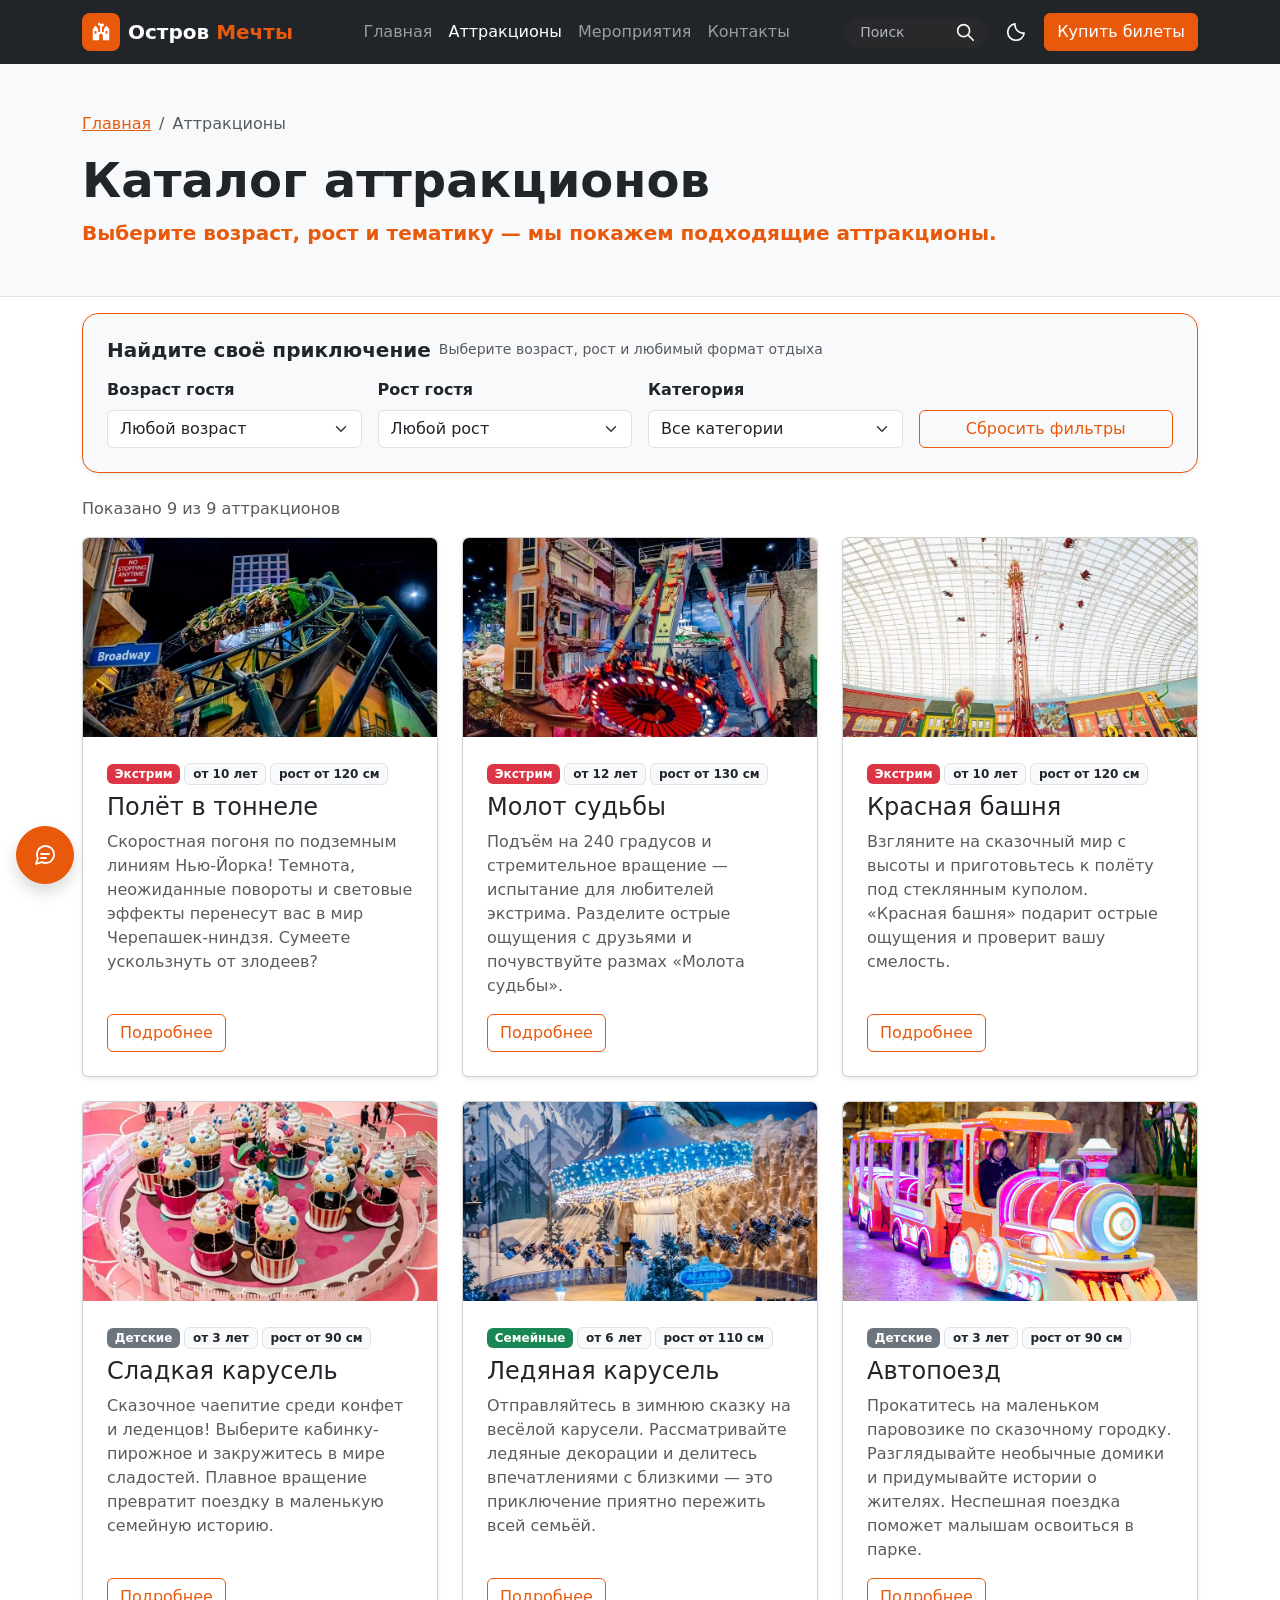
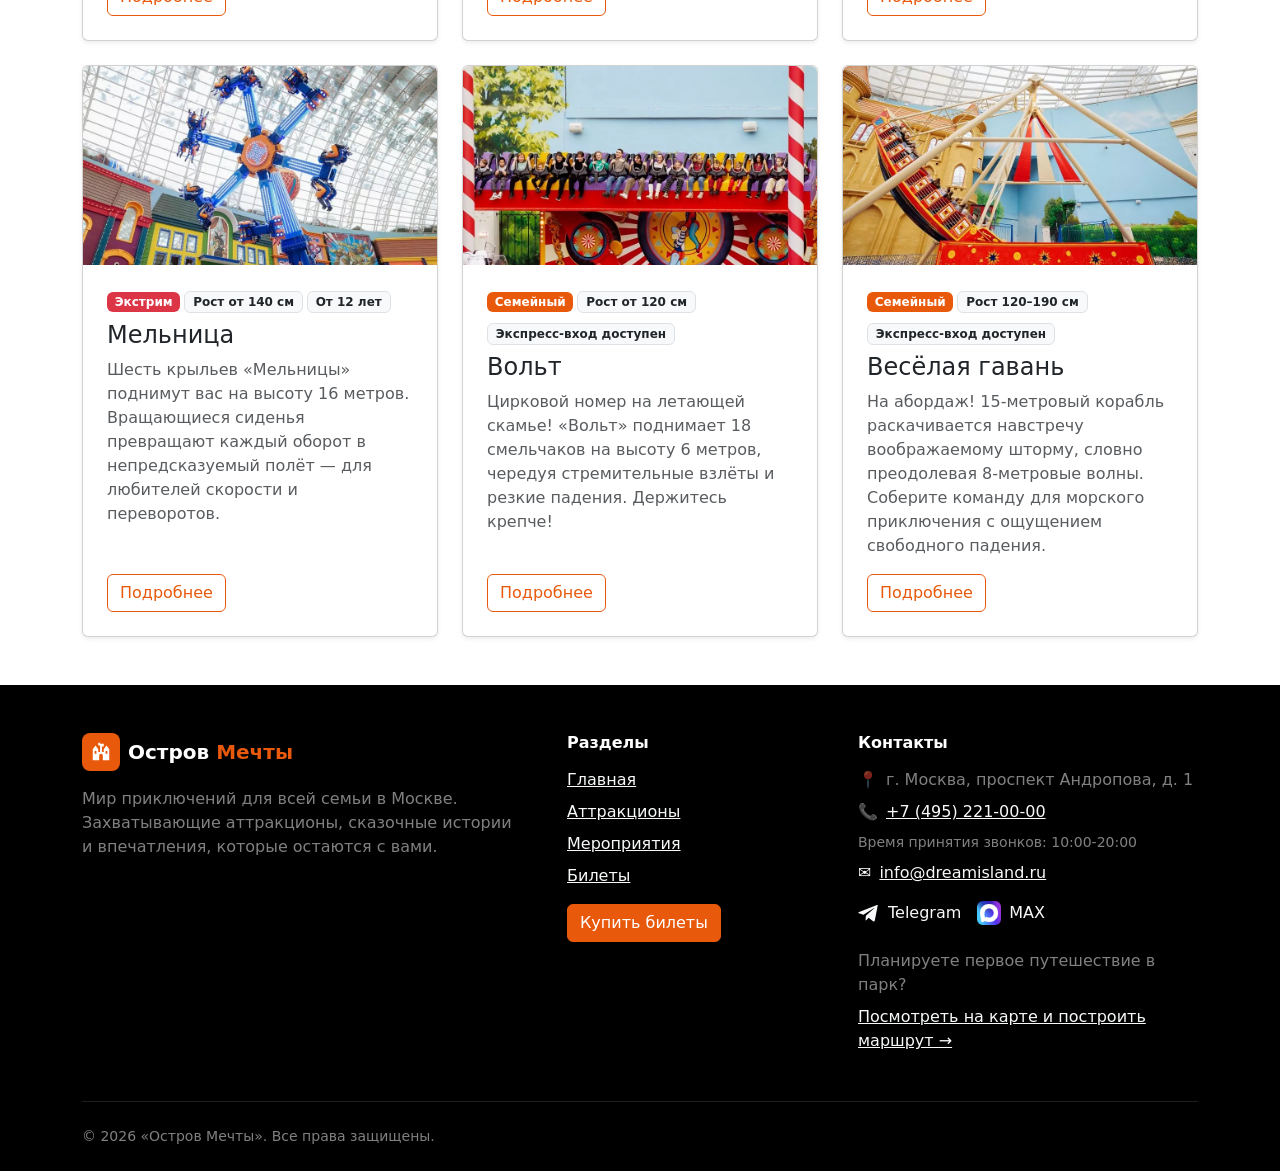
<file: catalog.html>
<!DOCTYPE html>
<html lang="ru">
<head>
  <meta charset="UTF-8">
  <script src="js/theme.js"></script>
  <meta name="viewport" content="width=device-width, initial-scale=1.0">
  <title>Каталог аттракционов — Парк развлечений «Остров Мечты»</title>

  <link
    href="https://cdn.jsdelivr.net/npm/bootstrap@5.3.3/dist/css/bootstrap.min.css"
    rel="stylesheet"
  >
  <link rel="stylesheet" href="css/custom.css">
</head>
<body class="theme-orange">
    <nav class="navbar navbar-expand-lg navbar-dark bg-dark sticky-top">
        <div class="container position-relative">
            <a class="navbar-brand d-inline-flex align-items-center gap-2 fw-bold" href="index.html"><span class="d-inline-flex align-items-center justify-content-center bg-primary rounded-3 p-2 flex-shrink-0" aria-hidden="true"><svg xmlns="http://www.w3.org/2000/svg" width="22" height="22" viewBox="0 0 24 24" fill="currentColor" focusable="false"><path d="M3 21V9l3-4 3 4v3h2V5H9V2h2v1h4v3h-2v6h2V9l3-4 3 4v12h-7v-5a2 2 0 0 0-4 0v5H3Zm2-10v3h2v-3H5Zm12 0v3h2v-3h-2Z"/></svg></span><span>Остров <span class="text-primary">Мечты</span></span></a>

            <button
                class="navbar-toggler"
                type="button"
                data-bs-toggle="collapse"
                data-bs-target="#mainNavbar"
                aria-controls="mainNavbar"
                aria-expanded="false"
                aria-label="Переключить навигацию"
            >
                <span class="navbar-toggler-icon"></span>
            </button>

            <div class="collapse navbar-collapse" id="mainNavbar">
                <ul class="navbar-nav mx-auto align-items-center">
                    <li class="nav-item">
                        <a class="nav-link" href="index.html">Главная</a>
                    </li>
                    <li class="nav-item">
                        <a class="nav-link active" aria-current="page" href="catalog.html">Аттракционы</a>
                    </li>
                    <li class="nav-item">
                        <a class="nav-link" href="events.html">Мероприятия</a>
                    </li>
                    <li class="nav-item">
                        <a class="nav-link" href="contacts.html">Контакты</a>
                    </li>
                    <li class="nav-item d-lg-none d-flex align-items-center gap-2 mt-2 mb-2"><form class="header-search d-flex align-items-center rounded-4 px-2" role="search" data-header-search><input type="search" class="form-control form-control-sm bg-transparent border-0 shadow-none text-light px-2" placeholder="Поиск" aria-label="Поиск по сайту" maxlength="200" autocomplete="off"><button type="button" class="btn border-0 text-light p-1 d-inline-flex align-items-center justify-content-center flex-shrink-0" data-site-search aria-label="Найти"><svg xmlns="http://www.w3.org/2000/svg" width="22" height="22" viewBox="0 0 24 24" fill="none" stroke="currentColor" stroke-width="1.8" stroke-linecap="round" aria-hidden="true" focusable="false"><circle cx="10.5" cy="10.5" r="6.5"/><path d="m16 16 5 5"/></svg></button></form><button type="button" class="theme-toggle btn btn-outline-light border-0 position-relative overflow-hidden p-2 d-inline-flex align-items-center justify-content-center" data-theme-toggle aria-label="Включить тёмную тему" aria-pressed="false" title="Включить тёмную тему"><svg class="theme-icon theme-icon-moon" xmlns="http://www.w3.org/2000/svg" width="22" height="22" viewBox="0 0 24 24" fill="none" stroke="currentColor" stroke-width="1.8" stroke-linecap="round" stroke-linejoin="round" aria-hidden="true" focusable="false"><path d="M20.9 13.1A9 9 0 0 1 10.9 3.1a9 9 0 1 0 10 10Z"/></svg><svg class="theme-icon theme-icon-sun" xmlns="http://www.w3.org/2000/svg" width="22" height="22" viewBox="0 0 24 24" fill="none" stroke="currentColor" stroke-width="1.8" stroke-linecap="round" aria-hidden="true" focusable="false"><circle cx="12" cy="12" r="4"/><path d="M12 2v2m0 16v2M2 12h2m16 0h2M4.93 4.93l1.42 1.42m11.3 11.3 1.42 1.42M4.93 19.07l1.42-1.42m11.3-11.3 1.42-1.42"/></svg></button><a class="btn btn-primary" href="order.html">Купить билеты</a></li>
                </ul>
            </div>
            <div class="d-none d-lg-flex align-items-center gap-2 ms-auto flex-shrink-0"><form class="header-search d-flex align-items-center rounded-4 px-2" role="search" data-header-search><input type="search" class="form-control form-control-sm bg-transparent border-0 shadow-none text-light px-2" placeholder="Поиск" aria-label="Поиск по сайту" maxlength="200" autocomplete="off"><button type="button" class="btn border-0 text-light p-1 d-inline-flex align-items-center justify-content-center flex-shrink-0" data-site-search aria-label="Найти"><svg xmlns="http://www.w3.org/2000/svg" width="22" height="22" viewBox="0 0 24 24" fill="none" stroke="currentColor" stroke-width="1.8" stroke-linecap="round" aria-hidden="true" focusable="false"><circle cx="10.5" cy="10.5" r="6.5"/><path d="m16 16 5 5"/></svg></button></form><button type="button" class="theme-toggle btn btn-outline-light border-0 position-relative overflow-hidden p-2 d-inline-flex align-items-center justify-content-center" data-theme-toggle aria-label="Включить тёмную тему" aria-pressed="false" title="Включить тёмную тему"><svg class="theme-icon theme-icon-moon" xmlns="http://www.w3.org/2000/svg" width="22" height="22" viewBox="0 0 24 24" fill="none" stroke="currentColor" stroke-width="1.8" stroke-linecap="round" stroke-linejoin="round" aria-hidden="true" focusable="false"><path d="M20.9 13.1A9 9 0 0 1 10.9 3.1a9 9 0 1 0 10 10Z"/></svg><svg class="theme-icon theme-icon-sun" xmlns="http://www.w3.org/2000/svg" width="22" height="22" viewBox="0 0 24 24" fill="none" stroke="currentColor" stroke-width="1.8" stroke-linecap="round" aria-hidden="true" focusable="false"><circle cx="12" cy="12" r="4"/><path d="M12 2v2m0 16v2M2 12h2m16 0h2M4.93 4.93l1.42 1.42m11.3 11.3 1.42 1.42M4.93 19.07l1.42-1.42m11.3-11.3 1.42-1.42"/></svg></button><a class="btn btn-primary" href="order.html">Купить билеты</a></div>
        </div>
    </nav>

    <main>
        <section class="bg-body-tertiary border-bottom">
            <div class="container py-5">
                <nav aria-label="Навигационная цепочка">
                    <ol class="breadcrumb mb-3">
                        <li class="breadcrumb-item"><a href="index.html">Главная</a></li>
                        <li class="breadcrumb-item active" aria-current="page">Аттракционы</li>
                    </ol>
                </nav>
                <h1 class="display-5 fw-bold">Каталог аттракционов</h1>
                <p class="lead text-primary fw-semibold mb-0">Выберите возраст, рост и тематику — мы покажем подходящие аттракционы.</p>
            </div>
        </section>

        <section class="container mt-3 mb-5">
            <div class="row g-4">
            <aside id="catalog-filters-panel" class="col-12">
            <form id="attraction-filters" class="bg-body-tertiary border border-primary rounded-4 shadow-sm p-3 p-lg-4" aria-label="Фильтр аттракционов">
                <div class="d-flex flex-wrap align-items-center gap-2 mb-3"><h2 class="h5 fw-bold mb-0">Найдите своё приключение</h2><span class="text-body-secondary small">Выберите возраст, рост и любимый формат отдыха</span></div>
                <div class="row g-3 align-items-end">
                    <div class="col-12 col-md-4 col-lg-3">
                        <label class="form-label fw-semibold" for="filter-age">Возраст гостя</label>
                        <select class="form-select" name="age" id="filter-age">
                            <option value="all" selected>Любой возраст</option>
                            <option value="3">3–5 лет</option>
                            <option value="6">6–9 лет</option>
                            <option value="10">10–11 лет</option>
                            <option value="12">12 лет и старше</option>
                        </select>
                    </div>
                    <div class="col-12 col-md-4 col-lg-3">
                        <label class="form-label fw-semibold" for="filter-height">Рост гостя</label>
                        <select class="form-select" name="height" id="filter-height">
                            <option value="all" selected>Любой рост</option>
                            <option value="90">90–109 см</option>
                            <option value="110">110–119 см</option>
                            <option value="120">120–129 см</option>
                            <option value="130">130–139 см</option>
                            <option value="140">От 140 см</option>
                        </select>
                    </div>
                    <div class="col-12 col-md-4 col-lg-3">
                        <label class="form-label fw-semibold" for="filter-category">Категория</label>
                        <select class="form-select" name="cat" id="filter-category">
                            <option value="all" selected>Все категории</option>
                            <option value="extreme">Экстрим</option>
                            <option value="family">Семейные</option>
                            <option value="kids">Детские</option>
                        </select>
                    </div>
                    <div class="col-12 col-lg-3">
                        <button type="reset" class="btn btn-outline-primary w-100">Сбросить фильтры</button>
                    </div>
                </div>
            </form>
            </aside>

            <div class="col-12">
            <p id="filter-summary" class="text-body-secondary mb-3" role="status" aria-live="polite" aria-atomic="true">Показано 9 из 9 аттракционов</p><div id="filter-empty" class="alert alert-light border d-none">Подходящих аттракционов нет. Попробуйте изменить параметры или сбросить фильтры.</div>
            <div class="row g-4">
                <div class="col-12 col-md-6 col-lg-4" data-attraction data-category="extreme" data-min-age="10" data-min-height="120">
                    <div class="card h-100 shadow-sm">
                        <div class="ratio ratio-16x9 overflow-hidden rounded-top"><img src="images/pic2.webp" class="card-img-top object-fit-cover" alt="Полёт в тоннеле"></div>
                        <div class="card-body d-flex flex-column p-4">
                            <div><span class="badge bg-danger me-1 mb-2">Экстрим</span><span class="badge bg-body-tertiary text-body border me-1 mb-2">от 10 лет</span><span class="badge bg-body-tertiary text-body border mb-2">рост от 120 см</span></div>
                            <h3 class="h4 card-title">Полёт в тоннеле</h3>
                            <p class="card-text text-muted">Скоростная погоня по подземным линиям Нью-Йорка! Темнота, неожиданные повороты и световые эффекты перенесут вас в мир Черепашек-ниндзя. Сумеете ускользнуть от злодеев?</p>
                            <button type="button" class="btn btn-outline-primary mt-auto align-self-start" data-bs-toggle="modal" data-bs-target="#attraction-modal-tunnel">Подробнее</button>
                        </div>
                    </div>
                </div>
                <div class="col-12 col-md-6 col-lg-4" data-attraction data-category="extreme" data-min-age="12" data-min-height="130">
                    <div class="card h-100 shadow-sm">
                        <div class="ratio ratio-16x9 overflow-hidden rounded-top"><img src="images/pic3.webp" class="card-img-top object-fit-cover" alt="Молот судьбы"></div>
                        <div class="card-body d-flex flex-column p-4">
                            <div><span class="badge bg-danger me-1 mb-2">Экстрим</span><span class="badge bg-body-tertiary text-body border me-1 mb-2">от 12 лет</span><span class="badge bg-body-tertiary text-body border mb-2">рост от 130 см</span></div>
                            <h3 class="h4 card-title">Молот судьбы</h3>
                            <p class="card-text text-muted">Подъём на 240 градусов и стремительное вращение — испытание для любителей экстрима. Разделите острые ощущения с друзьями и почувствуйте размах «Молота судьбы».</p>
                            <button type="button" class="btn btn-outline-primary mt-auto align-self-start" data-bs-toggle="modal" data-bs-target="#attraction-modal-hammer">Подробнее</button>
                        </div>
                    </div>
                </div>
                <div class="col-12 col-md-6 col-lg-4" data-attraction data-category="extreme" data-min-age="10" data-min-height="120">
                    <div class="card h-100 shadow-sm">
                        <div class="ratio ratio-16x9 overflow-hidden rounded-top"><img src="images/pic4.webp" class="card-img-top object-fit-cover" alt="Красная башня"></div>
                        <div class="card-body d-flex flex-column p-4">
                            <div><span class="badge bg-danger me-1 mb-2">Экстрим</span><span class="badge bg-body-tertiary text-body border me-1 mb-2">от 10 лет</span><span class="badge bg-body-tertiary text-body border mb-2">рост от 120 см</span></div>
                            <h3 class="h4 card-title">Красная башня</h3>
                            <p class="card-text text-muted">Взгляните на сказочный мир с высоты и приготовьтесь к полёту под стеклянным куполом. «Красная башня» подарит острые ощущения и проверит вашу смелость.</p>
                            <button type="button" class="btn btn-outline-primary mt-auto align-self-start" data-bs-toggle="modal" data-bs-target="#attraction-modal-tower">Подробнее</button>
                        </div>
                    </div>
                </div>
                <div class="col-12 col-md-6 col-lg-4" data-attraction data-category="kids" data-min-age="3" data-min-height="90">
                    <div class="card h-100 shadow-sm">
                        <div class="ratio ratio-16x9 overflow-hidden rounded-top"><img src="images/pic5.webp" class="card-img-top object-fit-cover" alt="Сладкая карусель"></div>
                        <div class="card-body d-flex flex-column p-4">
                            <div><span class="badge bg-secondary text-white me-1 mb-2">Детские</span><span class="badge bg-body-tertiary text-body border me-1 mb-2">от 3 лет</span><span class="badge bg-body-tertiary text-body border mb-2">рост от 90 см</span></div>
                            <h3 class="h4 card-title">Сладкая карусель</h3>
                            <p class="card-text text-muted">Сказочное чаепитие среди конфет и леденцов! Выберите кабинку-пирожное и закружитесь в мире сладостей. Плавное вращение превратит поездку в маленькую семейную историю.</p>
                            <button type="button" class="btn btn-outline-primary mt-auto align-self-start" data-bs-toggle="modal" data-bs-target="#attraction-modal-sweet">Подробнее</button>
                        </div>
                    </div>
                </div>
                <div class="col-12 col-md-6 col-lg-4" data-attraction data-category="family" data-min-age="6" data-min-height="110">
                    <div class="card h-100 shadow-sm">
                        <div class="ratio ratio-16x9 overflow-hidden rounded-top"><img src="images/pic6.webp" class="card-img-top object-fit-cover" alt="Ледяная карусель"></div>
                        <div class="card-body d-flex flex-column p-4">
                            <div><span class="badge bg-success me-1 mb-2">Семейные</span><span class="badge bg-body-tertiary text-body border me-1 mb-2">от 6 лет</span><span class="badge bg-body-tertiary text-body border mb-2">рост от 110 см</span></div>
                            <h3 class="h4 card-title">Ледяная карусель</h3>
                            <p class="card-text text-muted">Отправляйтесь в зимнюю сказку на весёлой карусели. Рассматривайте ледяные декорации и делитесь впечатлениями с близкими — это приключение приятно пережить всей семьёй.</p>
                            <button type="button" class="btn btn-outline-primary mt-auto align-self-start" data-bs-toggle="modal" data-bs-target="#attraction-modal-ice">Подробнее</button>
                        </div>
                    </div>
                </div>
                <div class="col-12 col-md-6 col-lg-4" data-attraction data-category="kids" data-min-age="3" data-min-height="90">
                    <div class="card h-100 shadow-sm">
                        <div class="ratio ratio-16x9 overflow-hidden rounded-top"><img src="images/pic7.jpg" class="card-img-top object-fit-cover" alt="Автопоезд"></div>
                        <div class="card-body d-flex flex-column p-4">
                            <div><span class="badge bg-secondary text-white me-1 mb-2">Детские</span><span class="badge bg-body-tertiary text-body border me-1 mb-2">от 3 лет</span><span class="badge bg-body-tertiary text-body border mb-2">рост от 90 см</span></div>
                            <h3 class="h4 card-title">Автопоезд</h3>
                            <p class="card-text text-muted">Прокатитесь на маленьком паровозике по сказочному городку. Разглядывайте необычные домики и придумывайте истории о жителях. Неспешная поездка поможет малышам освоиться в парке.</p>
                            <button type="button" class="btn btn-outline-primary mt-auto align-self-start" data-bs-toggle="modal" data-bs-target="#attraction-modal-autotrain">Подробнее</button>
                        </div>
                    </div>
                </div>
                <div class="col-12 col-md-6 col-lg-4" data-attraction data-category="extreme" data-min-age="12" data-min-height="140">
                    <div class="card h-100 shadow-sm">
                        <div class="ratio ratio-16x9 overflow-hidden rounded-top"><img src="images/mill.png" class="card-img-top object-fit-cover" alt="Мельница" loading="lazy"></div>
                        <div class="card-body d-flex flex-column p-4">
                            <div><span class="badge bg-danger me-1 mb-2">Экстрим</span><span class="badge bg-body-tertiary text-body border me-1 mb-2">Рост от 140 см</span><span class="badge bg-body-tertiary text-body border mb-2">От 12 лет</span></div>
                            <h3 class="h4 card-title">Мельница</h3>
                            <p class="card-text text-muted">Шесть крыльев «Мельницы» поднимут вас на высоту 16 метров. Вращающиеся сиденья превращают каждый оборот в непредсказуемый полёт — для любителей скорости и переворотов.</p>
                            <button type="button" class="btn btn-outline-primary mt-auto align-self-start" data-bs-toggle="modal" data-bs-target="#attraction-modal-mill">Подробнее</button>
                        </div>
                    </div>
                </div>                <div class="col-12 col-md-6 col-lg-4" data-attraction data-category="family" data-min-age="0" data-min-height="120">
                    <div class="card h-100 shadow-sm">
                        <div class="ratio ratio-16x9 overflow-hidden rounded-top"><img src="images/volt.png" class="card-img-top object-fit-cover" alt="Вольт" loading="lazy"></div>
                        <div class="card-body d-flex flex-column p-4">
                            <div><span class="badge bg-primary me-1 mb-2">Семейный</span><span class="badge bg-body-tertiary text-body border me-1 mb-2">Рост от 120 см</span><span class="badge bg-body-tertiary text-body border mb-2">Экспресс-вход доступен</span></div>
                            <h3 class="h4 card-title">Вольт</h3>
                            <p class="card-text text-muted">Цирковой номер на летающей скамье! «Вольт» поднимает 18 смельчаков на высоту 6 метров, чередуя стремительные взлёты и резкие падения. Держитесь крепче!</p>
                            <button type="button" class="btn btn-outline-primary mt-auto align-self-start" data-bs-toggle="modal" data-bs-target="#attraction-modal-volt">Подробнее</button>
                        </div>
                    </div>
                </div>
                <div class="col-12 col-md-6 col-lg-4" data-attraction data-category="family" data-min-age="0" data-min-height="120" data-max-height="190">
                    <div class="card h-100 shadow-sm">
                        <div class="ratio ratio-16x9 overflow-hidden rounded-top"><img src="images/harbor.png" class="card-img-top object-fit-cover" alt="Весёлая гавань" loading="lazy"></div>
                        <div class="card-body d-flex flex-column p-4">
                            <div><span class="badge bg-primary me-1 mb-2">Семейный</span><span class="badge bg-body-tertiary text-body border me-1 mb-2">Рост 120–190 см</span><span class="badge bg-body-tertiary text-body border mb-2">Экспресс-вход доступен</span></div>
                            <h3 class="h4 card-title">Весёлая гавань</h3>
                            <p class="card-text text-muted">На абордаж! 15-метровый корабль раскачивается навстречу воображаемому шторму, словно преодолевая 8-метровые волны. Соберите команду для морского приключения с ощущением свободного падения.</p>
                            <button type="button" class="btn btn-outline-primary mt-auto align-self-start" data-bs-toggle="modal" data-bs-target="#attraction-modal-harbor">Подробнее</button>
                        </div>
                    </div>
                </div>
            </div>

            </div>
            </div>
        </section>
    </main>

    <div class="modal fade" id="attraction-modal-tunnel" tabindex="-1" aria-labelledby="attraction-title-tunnel" aria-hidden="true">
        <div class="modal-dialog modal-xl modal-dialog-centered modal-dialog-scrollable">
            <div class="modal-content">
                <div class="modal-header">
                    <h2 class="modal-title fs-4" id="attraction-title-tunnel">Полёт в тоннеле</h2>
                    <button type="button" class="btn-close" data-bs-dismiss="modal" aria-label="Закрыть"></button>
                </div>
                <div class="modal-body">
                    <p class="lead text-primary fw-semibold mb-4">Сумасшедший полёт на скоростном поезде по подземным линиям Нью-Йорка. Успеете ли вы скрыться от злодеев?</p>
                    <div class="row g-4">
                <div class="col-12 col-lg-7">
                    <div class="ratio ratio-16x9 shadow rounded overflow-hidden"><img src="images/pic2.webp" class="object-fit-cover" alt="Поезд аттракциона «Полёт в тоннеле»"></div>
                    <table class="table table-bordered align-middle mt-4 mb-0 caption-top">
                        <caption class="h5 text-body fw-bold pb-2">Параметры аттракциона</caption>
                        <tbody>
                            <tr><th scope="row" class="fw-normal text-body-secondary">Тип</th><td class="fw-semibold text-end">Экстремальный</td></tr>
                            <tr><th scope="row" class="fw-normal text-body-secondary">Возраст</th><td class="fw-semibold text-end">От 10 лет</td></tr>
                            <tr><th scope="row" class="fw-normal text-body-secondary">Рост</th><td class="fw-semibold text-end">От 120 см</td></tr>
                        </tbody>
                    </table>
                </div>

                <div class="col-12 col-lg-5">
                    <div class="mb-3"><span class="badge bg-danger me-1 mb-2">Экстрим</span><span class="badge bg-body-tertiary text-body border me-1 mb-2">от 10 лет</span><span class="badge bg-body-tertiary text-body border mb-2">рост от 120 см</span></div>
                    <h3 class="h4">Об аттракционе</h3>
                        <p>Вы побываете в убежище Черепашек-ниндзя и поможете им сконструировать скоростной поезд. Вот только детали для него пришлось украсть у злодея Шреддера… Теперь он устроил погоню!</p>
                        <p>Вас ждёт ошеломительная поездка на скорости 80 км/ч в полной темноте. Путешествие будет сопровождаться медиа и световыми эффектами, петлями, неожиданными переворотами и подъемами на высоту 24 метров!</p>

                    <p>В этой поездке зритель становится участником погони: темнота скрывает следующий поворот, а световые образы помогают почувствовать себя внутри приключенческого фильма. Здесь особенно ярко ощущается контраст между ожиданием и стремительным движением.</p>
                    <p>Выбирайте «Полёт в тоннеле», если вам нравятся истории с неожиданной развязкой и хочется разделить острые ощущения с друзьями. После финиша будет интересно сравнить впечатления: каждый запоминает свой самый захватывающий момент.</p>

                </div>
            </div>
                </div>
                <div class="modal-footer justify-content-end">
                    <a class="btn btn-primary btn-lg" href="order.html">Купить билет</a>
                </div>
            </div>
        </div>
    </div>
    <div class="modal fade" id="attraction-modal-hammer" tabindex="-1" aria-labelledby="attraction-title-hammer" aria-hidden="true">
        <div class="modal-dialog modal-xl modal-dialog-centered modal-dialog-scrollable">
            <div class="modal-content">
                <div class="modal-header">
                    <h2 class="modal-title fs-4" id="attraction-title-hammer">Молот судьбы</h2>
                    <button type="button" class="btn-close" data-bs-dismiss="modal" aria-label="Закрыть"></button>
                </div>
                <div class="modal-body">
                    <p class="lead text-primary fw-semibold mb-4">Подъём на 240 градусов — бешеная скорость и гарантированный прилив адреналина!</p>
                    <div class="row g-4">
                <div class="col-12 col-lg-7">
                    <div class="ratio ratio-16x9 shadow rounded overflow-hidden"><img src="images/pic3.webp" class="object-fit-cover" alt="Аттракцион «Молот судьбы»"></div>
                    <table class="table table-bordered align-middle mt-4 mb-0 caption-top">
                        <caption class="h5 text-body fw-bold pb-2">Параметры аттракциона</caption>
                        <tbody>
                            <tr><th scope="row" class="fw-normal text-body-secondary">Тип</th><td class="fw-semibold text-end">Экстремальный</td></tr>
                            <tr><th scope="row" class="fw-normal text-body-secondary">Возраст</th><td class="fw-semibold text-end">От 12 лет</td></tr>
                            <tr><th scope="row" class="fw-normal text-body-secondary">Рост</th><td class="fw-semibold text-end">От 130 см</td></tr>
                        </tbody>
                    </table>
                </div>

                <div class="col-12 col-lg-5">
                    <div class="mb-3"><span class="badge bg-danger me-1 mb-2">Экстрим</span><span class="badge bg-body-tertiary text-body border me-1 mb-2">от 12 лет</span><span class="badge bg-body-tertiary text-body border mb-2">рост от 130 см</span></div>
                    <h3 class="h4">Об аттракционе</h3>
                        <p>Коварный Бакстер Стокман создал чудовищную машину для разрушения целого города! Вам предстоит опробовать зловещее изобретение на себе и прокатиться на огромном молоте-диске с вращающимися лезвиями.</p>
                        <p>Словно раскачиваясь на огромных качелях высотой с пятиэтажный дом, вы будете совершать головокружительные пролёты на 120 градусов. Аттракцион «Молот судьбы» – это испытание, которое смогут пройти только настоящие герои!</p>

                    <p>«Молот судьбы» превращает привычное ощущение пространства в настоящее испытание для смельчаков. Когда движение набирает размах, декорации вокруг словно меняются местами, а внимание целиком переключается на полёт и собственные эмоции.</p>
                    <p>Этот аттракцион подойдёт для яркой кульминации дня в парке. Соберите компанию любителей экстрима и решите, кто первым отважится испытать себя. А тем, кто предпочитает наблюдать, будет не менее интересно встретить друзей после поездки и услышать их рассказы.</p>

                </div>
            </div>
                </div>
                <div class="modal-footer justify-content-end">
                    <a class="btn btn-primary btn-lg" href="order.html">Купить билет</a>
                </div>
            </div>
        </div>
    </div>
    <div class="modal fade" id="attraction-modal-tower" tabindex="-1" aria-labelledby="attraction-title-tower" aria-hidden="true">
        <div class="modal-dialog modal-xl modal-dialog-centered modal-dialog-scrollable">
            <div class="modal-content">
                <div class="modal-header">
                    <h2 class="modal-title fs-4" id="attraction-title-tower">Красная башня</h2>
                    <button type="button" class="btn-close" data-bs-dismiss="modal" aria-label="Закрыть"></button>
                </div>
                <div class="modal-body">
                    <p class="lead text-primary fw-semibold mb-4">Захватывающий полёт под стеклянным куполом «Острова Мечты»!</p>
                    <div class="row g-4">
                <div class="col-12 col-lg-7">
                    <div class="ratio ratio-16x9 shadow rounded overflow-hidden"><img src="images/pic4.webp" class="object-fit-cover" alt="Аттракцион «Красная башня»"></div>
                    <table class="table table-bordered align-middle mt-4 mb-0 caption-top">
                        <caption class="h5 text-body fw-bold pb-2">Параметры аттракциона</caption>
                        <tbody>
                            <tr><th scope="row" class="fw-normal text-body-secondary">Тип</th><td class="fw-semibold text-end">Экстремальный</td></tr>
                            <tr><th scope="row" class="fw-normal text-body-secondary">Возраст</th><td class="fw-semibold text-end">От 10 лет</td></tr>
                            <tr><th scope="row" class="fw-normal text-body-secondary">Рост</th><td class="fw-semibold text-end">От 120 см</td></tr>
                        </tbody>
                    </table>
                </div>

                <div class="col-12 col-lg-5">
                    <div class="mb-3"><span class="badge bg-danger me-1 mb-2">Экстрим</span><span class="badge bg-body-tertiary text-body border me-1 mb-2">от 10 лет</span><span class="badge bg-body-tertiary text-body border mb-2">рост от 120 см</span></div>
                    <h3 class="h4">Об аттракционе</h3>
                        <p>32-метровая алая башня притягивает восхищенные взгляды искателей приключений, словно магнит. На этом аттракционе вы подниметесь выше облаков и насладитесь живописной панорамой парка развлечений.</p>
                        <p>Почувствуйте, что время замирает, пока вы плавно летите под большим стеклянным куполом, поднимаясь и опускаясь в свете праздничных огоньков. Оборот за оборотом радиус вращения будет увеличиваться, а вместе с ним и восторг посетителей. Всплеск адреналина, эйфория от полета, окрыляющее ощущение невесомости — вы точно захотите испытать эти эмоции снова.</p>

                    <p>Ожидание перед полётом здесь становится частью приключения. С высоты знакомые детали парка выглядят иначе, а возможность на мгновение отвлечься от повседневной суеты делает впечатление особенно запоминающимся.</p>
                    <p>«Красная башня» понравится тем, кто ищет острые ощущения и любит проверять собственную смелость. Включите её в маршрут между прогулками по тематическим зонам: такой контраст поможет почувствовать, насколько разным может быть один день на «Острове Мечты».</p>

                </div>
            </div>
                </div>
                <div class="modal-footer justify-content-end">
                    <a class="btn btn-primary btn-lg" href="order.html">Купить билет</a>
                </div>
            </div>
        </div>
    </div>
    <div class="modal fade" id="attraction-modal-sweet" tabindex="-1" aria-labelledby="attraction-title-sweet" aria-hidden="true">
        <div class="modal-dialog modal-xl modal-dialog-centered modal-dialog-scrollable">
            <div class="modal-content">
                <div class="modal-header">
                    <h2 class="modal-title fs-4" id="attraction-title-sweet">Сладкая карусель</h2>
                    <button type="button" class="btn-close" data-bs-dismiss="modal" aria-label="Закрыть"></button>
                </div>
                <div class="modal-body">
                    <p class="lead text-primary fw-semibold mb-4">Сладкая карусель – сказочное чаепитие!</p>
                    <div class="row g-4">
                <div class="col-12 col-lg-7">
                    <div class="ratio ratio-16x9 shadow rounded overflow-hidden"><img src="images/pic5.webp" class="object-fit-cover" alt="Аттракцион «Сладкая карусель»"></div>
                    <table class="table table-bordered align-middle mt-4 mb-0 caption-top">
                        <caption class="h5 text-body fw-bold pb-2">Параметры аттракциона</caption>
                        <tbody>
                            <tr><th scope="row" class="fw-normal text-body-secondary">Тип</th><td class="fw-semibold text-end">Детский</td></tr>
                            <tr><th scope="row" class="fw-normal text-body-secondary">Возраст</th><td class="fw-semibold text-end">От 3 лет</td></tr>
                            <tr><th scope="row" class="fw-normal text-body-secondary">Рост</th><td class="fw-semibold text-end">От 90 см</td></tr>
                        </tbody>
                    </table>
                </div>

                <div class="col-12 col-lg-5">
                    <div class="mb-3"><span class="badge bg-secondary text-white me-1 mb-2">Детские</span><span class="badge bg-body-tertiary text-body border me-1 mb-2">от 3 лет</span><span class="badge bg-body-tertiary text-body border mb-2">рост от 90 см</span></div>
                    <h3 class="h4">Об аттракционе</h3>
                        <p>Гости кружатся в кабинках-пирожных с кремом и посыпкой среди конфет и леденцов. Карусель плавно вращается, а каждая кабинка ещё и кружится вокруг себя.</p>
                        <p>Яркий и добрый аттракцион для самых маленьких. Дети ростом ниже 110 см катаются вместе со взрослым.</p>

                    <p>Здесь всё напоминает иллюстрацию к доброй сказке о стране сладостей. Пока кабинки кружатся, можно рассматривать яркие детали оформления и придумывать, куда ведёт это необычное чаепитие. Даже короткая поездка становится поводом для большой детской истории.</p>
                    <p>«Сладкая карусель» хорошо впишется в семейный маршрут и поможет сделать знакомство с парком более неспешным. Предложите ребёнку выбрать любимое пирожное и придумать ему название — так обычное катание превратится в маленькую игру, которую захочется продолжить после поездки.</p>

                </div>
            </div>
                </div>
                <div class="modal-footer justify-content-end">
                    <a class="btn btn-primary btn-lg" href="order.html">Купить билет</a>
                </div>
            </div>
        </div>
    </div>
    <div class="modal fade" id="attraction-modal-ice" tabindex="-1" aria-labelledby="attraction-title-ice" aria-hidden="true">
        <div class="modal-dialog modal-xl modal-dialog-centered modal-dialog-scrollable">
            <div class="modal-content">
                <div class="modal-header">
                    <h2 class="modal-title fs-4" id="attraction-title-ice">Ледяная карусель</h2>
                    <button type="button" class="btn-close" data-bs-dismiss="modal" aria-label="Закрыть"></button>
                </div>
                <div class="modal-body">
                    <p class="lead text-primary fw-semibold mb-4">Аттракцион для тех, кто не боится холода!</p>
                    <div class="row g-4">
                <div class="col-12 col-lg-7">
                    <div class="ratio ratio-16x9 shadow rounded overflow-hidden"><img src="images/pic6.webp" class="object-fit-cover" alt="Аттракцион «Ледяная карусель»"></div>
                    <table class="table table-bordered align-middle mt-4 mb-0 caption-top">
                        <caption class="h5 text-body fw-bold pb-2">Параметры аттракциона</caption>
                        <tbody>
                            <tr><th scope="row" class="fw-normal text-body-secondary">Тип</th><td class="fw-semibold text-end">Семейный</td></tr>
                            <tr><th scope="row" class="fw-normal text-body-secondary">Возраст</th><td class="fw-semibold text-end">От 6 лет</td></tr>
                            <tr><th scope="row" class="fw-normal text-body-secondary">Рост</th><td class="fw-semibold text-end">От 110 см</td></tr>
                        </tbody>
                    </table>
                </div>

                <div class="col-12 col-lg-5">
                    <div class="mb-3"><span class="badge bg-success me-1 mb-2">Семейные</span><span class="badge bg-body-tertiary text-body border me-1 mb-2">от 6 лет</span><span class="badge bg-body-tertiary text-body border mb-2">рост от 110 см</span></div>
                    <h3 class="h4">Об аттракционе</h3>
                        <p>Карусель в ледяном королевстве: сиденья кружатся среди снежных гор и сверкающих сосулек, а морозные спецэффекты создают ощущение настоящей зимы.</p>
                        <p>Отличный выбор для всей семьи — весело, красиво и не слишком страшно.</p>

                    <p>Ледяная тема создаёт настроение зимнего приключения даже посреди насыщенного дня в парке. Во время вращения детали вокруг складываются в калейдоскоп, а знакомая карусель ощущается как путешествие в сказочный холодный мир.</p>
                    <p>Это хороший повод собраться всей семьёй и добавить в маршрут общее впечатление. Обсудите заранее, кто станет самым смелым путешественником, а после поездки выберите следующий мир, который хочется исследовать вместе.</p>

                </div>
            </div>
                </div>
                <div class="modal-footer justify-content-end">
                    <a class="btn btn-primary btn-lg" href="order.html">Купить билет</a>
                </div>
            </div>
        </div>
    </div>
    <div class="modal fade" id="attraction-modal-autotrain" tabindex="-1" aria-labelledby="attraction-title-autotrain" aria-hidden="true">
        <div class="modal-dialog modal-xl modal-dialog-centered modal-dialog-scrollable">
            <div class="modal-content">
                <div class="modal-header">
                    <h2 class="modal-title fs-4" id="attraction-title-autotrain">Автопоезд</h2>
                    <button type="button" class="btn-close" data-bs-dismiss="modal" aria-label="Закрыть"></button>
                </div>
                <div class="modal-body">
                    <p class="lead text-primary fw-semibold mb-4">Неспешная поездка на паровозике по сказочному городку.</p>
                    <div class="row g-4">
                <div class="col-12 col-lg-7">
                    <div class="ratio ratio-16x9 shadow rounded overflow-hidden"><img src="images/pic7.jpg" class="object-fit-cover" alt="Аттракцион «Автопоезд»"></div>
                    <table class="table table-bordered align-middle mt-4 mb-0 caption-top">
                        <caption class="h5 text-body fw-bold pb-2">Параметры аттракциона</caption>
                        <tbody>
                            <tr><th scope="row" class="fw-normal text-body-secondary">Тип</th><td class="fw-semibold text-end">Детский</td></tr>
                            <tr><th scope="row" class="fw-normal text-body-secondary">Возраст</th><td class="fw-semibold text-end">От 3 лет</td></tr>
                            <tr><th scope="row" class="fw-normal text-body-secondary">Рост</th><td class="fw-semibold text-end">От 90 см</td></tr>
                        </tbody>
                    </table>
                </div>

                <div class="col-12 col-lg-5">
                    <div class="mb-3"><span class="badge bg-secondary text-white me-1 mb-2">Детские</span><span class="badge bg-body-tertiary text-body border me-1 mb-2">от 3 лет</span><span class="badge bg-body-tertiary text-body border mb-2">рост от 90 см</span></div>
                    <h3 class="h4">Об аттракционе</h3>
                        <p>Маленький автопоезд везёт гостей через сказочный городок с весёлыми домиками и героями мультфильмов.</p>
                        <p>Подходит для самых маленьких: никакой высоты и резких поворотов.</p>

                    <p>Автопоезд приглашает стать внимательным исследователем: по дороге можно замечать детали сказочного городка, придумывать истории о его жителях и представлять, что за следующим поворотом ждёт новая станция большого путешествия.</p>
                    <p>Такой формат особенно приятен, когда хочется сменить темп и дать маленьким гостям время освоиться. Превратите поездку в игру: ищите любимые цвета, считайте необычные домики и выбирайте место, куда ваш воображаемый поезд отправится в следующий раз.</p>

                </div>
            </div>
                </div>
                <div class="modal-footer justify-content-end">
                    <a class="btn btn-primary btn-lg" href="order.html">Купить билет</a>
                </div>
            </div>
        </div>
    </div>
    <div class="modal fade" id="attraction-modal-mill" tabindex="-1" aria-labelledby="attraction-title-mill" aria-hidden="true">
        <div class="modal-dialog modal-xl modal-dialog-centered modal-dialog-scrollable">
            <div class="modal-content">
                <div class="modal-header">
                    <h2 class="modal-title fs-4" id="attraction-title-mill">Мельница</h2>
                    <button type="button" class="btn-close" data-bs-dismiss="modal" aria-label="Закрыть"></button>
                </div>
                <div class="modal-body">
                    <p class="lead text-primary fw-semibold mb-4">Забудьте о правилах гравитации! Перевороты и скоростные вращения на высоте 16 метров.</p>
                    <div class="row g-4">
                <div class="col-12 col-lg-7"><div class="ratio ratio-16x9 rounded overflow-hidden shadow"><img src="images/mill.png" class="object-fit-cover" alt="Мельница"></div>
                    <table class="table table-bordered align-middle mt-4 mb-0 caption-top">
                        <caption class="h5 text-body fw-bold pb-2">Параметры аттракциона</caption>
                        <tbody>
                            <tr><th scope="row" class="fw-normal text-body-secondary">Тип</th><td class="fw-semibold text-end">Экстремальный</td></tr>
                            <tr><th scope="row" class="fw-normal text-body-secondary">Возраст</th><td class="fw-semibold text-end">От 12 лет</td></tr>
                            <tr><th scope="row" class="fw-normal text-body-secondary">Рост</th><td class="fw-semibold text-end">От 140 см</td></tr>
                        </tbody>
                    </table>
                </div>
                <div class="col-12 col-lg-5">
                    <div class="mb-3"><span class="badge bg-danger me-1 mb-2">Экстрим</span><span class="badge bg-body-tertiary text-body border me-1 mb-2">Рост от 140 см</span><span class="badge bg-body-tertiary text-body border mb-2">От 12 лет</span></div>
                    <h3 class="h4">Об аттракционе</h3>
                    <p>Экстремальная «Мельница» приглашает смельчаков испытать головокружительные перевороты и скоростные вращения на высоте 16 метров. Шесть крыльев, словно лопасти, будут вращаться по часовой стрелке, а закреплённые на них сиденья — хаотично крутиться под углом в 70 градусов.</p><p>Катание на «Мельнице» — это всегда полёт по непредсказуемой траектории, ведь положение кабинок меняется при каждом запуске аттракциона. Вихрь незабываемых эмоций гарантирован!</p>

                    <p>Здесь невозможно заранее угадать, какое положение займёт ваша кабинка в следующий момент. Вращение крыльев и движение сидений складываются в ощущение полёта, где привычные ориентиры постоянно меняются, а каждый новый оборот приносит свою волну эмоций.</p>
                    <p>«Мельница» станет ярким пунктом маршрута для компании, которая любит экстремальные развлечения. Оставьте после поездки время, чтобы перевести дух, поделиться впечатлениями и решить, какое приключение достойно стать следующим.</p>

                </div>
            </div>
                </div>
                <div class="modal-footer justify-content-end">
                    <a class="btn btn-primary btn-lg" href="order.html">Купить билет</a>
                </div>
            </div>
        </div>
    </div>

    <div class="modal fade" id="attraction-modal-harbor" tabindex="-1" aria-labelledby="attraction-title-harbor" aria-hidden="true">
        <div class="modal-dialog modal-xl modal-dialog-centered modal-dialog-scrollable">
            <div class="modal-content">
                <div class="modal-header">
                    <h2 class="modal-title fs-4" id="attraction-title-harbor">Весёлая гавань</h2>
                    <button type="button" class="btn-close" data-bs-dismiss="modal" aria-label="Закрыть"></button>
                </div>
                <div class="modal-body">
                    <p class="lead text-primary fw-semibold mb-4">На абордаж! Морское приключение на корабле, который раскачивается навстречу воображаемым волнам.</p>
            <div class="row g-4">
                <div class="col-12 col-lg-7">
                    <div class="ratio ratio-16x9 rounded overflow-hidden shadow"><img src="images/harbor.png" class="object-fit-cover" alt="Корабль аттракциона «Весёлая гавань»"></div>
                    <table class="table table-bordered align-middle mt-4 mb-0 caption-top">
                        <caption class="h5 text-body fw-bold pb-2">Параметры аттракциона</caption>
                        <tbody>
                            <tr><th scope="row" class="fw-normal text-body-secondary">Тип</th><td class="fw-semibold text-end">Семейный</td></tr>
                            <tr><th scope="row" class="fw-normal text-body-secondary">Возраст</th><td class="fw-semibold text-end">Уточняется при посещении</td></tr>
                            <tr><th scope="row" class="fw-normal text-body-secondary">Рост</th><td class="fw-semibold text-end">120–140 см в сопровождении<br>140–190 см без сопровождения</td></tr>
                        </tbody>
                    </table>
                </div>
                <div class="col-12 col-lg-5">
                    <div class="mb-3"><span class="badge bg-primary me-1 mb-2">Семейный</span><span class="badge bg-body-tertiary text-body border me-1 mb-2">Рост 120–190 см</span><span class="badge bg-body-tertiary text-body border mb-2">Экспресс-вход доступен</span></div>
                    <h3 class="h4">Об аттракционе</h3>
                    <p>Приготовьтесь к захватывающему морскому приключению на борту «Весёлой гавани». Постепенно ускоряясь, 15-метровый корабль начнёт бодро раскачиваться вперёд и назад, как огромный маятник.</p>
                    <p>Всё выше и быстрее: словно в шторм, «Весёлая гавань» будет подниматься на высоту гигантских 8-метровых волн и резко опускаться вниз, создавая эффект свободного падения. Самым бесстрашным мореплавателям рекомендуем занимать места на носу и корме корабля, чтобы ощутить всю силу бушующей стихии.</p>
                    <p>Каждый взмах корабля превращает обычный день в историю о морском путешествии. Представьте себя частью дружной команды: впереди неизведанные берега, а вокруг — сказочный порт, где начинается ваше приключение.</p>
                    <p>«Весёлая гавань» добавит в семейный маршрут и азарт, и повод посмеяться вместе. После возвращения на берег обсудите, кто почувствовал себя капитаном, а кто уже готов отправиться в следующее плавание.</p>

                </div>
            </div>
                </div>
                <div class="modal-footer justify-content-end"><a class="btn btn-primary btn-lg" href="order.html">Купить билет</a></div>
            </div>
        </div>
    </div>
    <div class="modal fade" id="attraction-modal-volt" tabindex="-1" aria-labelledby="attraction-title-volt" aria-hidden="true">
        <div class="modal-dialog modal-xl modal-dialog-centered modal-dialog-scrollable">
            <div class="modal-content">
                <div class="modal-header">
                    <h2 class="modal-title fs-4" id="attraction-title-volt">Вольт</h2>
                    <button type="button" class="btn-close" data-bs-dismiss="modal" aria-label="Закрыть"></button>
                </div>
                <div class="modal-body">
                    <p class="lead text-primary fw-semibold mb-4">Впервые на арене — акробатический вольтаж на летающей скамье.</p>
<div class="row g-4">
                <div class="col-12 col-lg-7">
                    <div class="ratio ratio-16x9 rounded overflow-hidden shadow"><img src="images/volt.png" class="object-fit-cover" alt="Летающая скамья аттракциона «Вольт»"></div>
                    <table class="table table-bordered align-middle mt-4 mb-0 caption-top">
                        <caption class="h5 text-body fw-bold pb-2">Параметры аттракциона</caption>
                        <tbody>
                            <tr><th scope="row" class="fw-normal text-body-secondary">Тип</th><td class="fw-semibold text-end">Семейный</td></tr>
                            <tr><th scope="row" class="fw-normal text-body-secondary">Возраст</th><td class="fw-semibold text-end">Уточняется при посещении</td></tr>
                            <tr><th scope="row" class="fw-normal text-body-secondary">Рост</th><td class="fw-semibold text-end">От 120 до 130 см в сопровождении<br>От 130 см без сопровождения</td></tr>
                        </tbody>
                    </table>
                </div>
                <div class="col-12 col-lg-5">
                    <div class="mb-3"><span class="badge bg-primary me-1 mb-2">Семейный</span><span class="badge bg-body-tertiary text-body border me-1 mb-2">Рост от 120 см</span><span class="badge bg-body-tertiary text-body border mb-2">Экспресс-вход доступен</span></div>
                    <h3 class="h4">Об аттракционе</h3>
                    <p>«Вольт» — тот случай, когда не стоит судить аттракцион по внешнему антуражу. Детское развлечение на первый взгляд обернётся головокружительным полётом и проверкой на прочность для вестибулярного аппарата.</p>
                    <p>Левитирующая скамья поднимет 18 смельчаков на высоту 6 метров и закружит в калейдоскопе впечатлений, чередуя стремительные взлёты и резкие падения под восторженные возгласы зрителей, ожидающих старта своего приключения. Держитесь крепче!</p>
                    <p>Яркое цирковое оформление создаёт настроение большого представления, в котором главная роль достаётся самим гостям. Стоит занять место, и привычная скамья превращается в арену воздушного номера: ожидание сменяется восторгом, а каждый новый взлёт дарит повод улыбнуться.</p>
                    <p>Приходите вместе с друзьями или семьёй и сравните впечатления после приземления. Кто почувствовал себя настоящим акробатом, а кто запомнил самый неожиданный момент? «Вольт» добавит вашему маршруту энергичное приключение, о котором захочется рассказать.</p>

                </div>
            </div>
                </div>
                <div class="modal-footer justify-content-end"><a class="btn btn-primary btn-lg" href="order.html">Купить билет</a></div>
            </div>
        </div>
    </div>
    <footer class="bg-black text-white pt-5 pb-4 mt-5">
        <div class="container">
            <div class="row g-4 gx-lg-5 pb-5">
                <div class="col-12 col-lg-5">
                    <a class="d-inline-flex align-items-center gap-2 text-white text-decoration-none fw-bold fs-5 mb-3" href="index.html">
                        <span class="d-inline-flex align-items-center justify-content-center bg-primary rounded-3 p-2 flex-shrink-0" aria-hidden="true"><svg xmlns="http://www.w3.org/2000/svg" width="22" height="22" viewBox="0 0 24 24" fill="currentColor" focusable="false"><path d="M3 21V9l3-4 3 4v3h2V5H9V2h2v1h4v3h-2v6h2V9l3-4 3 4v12h-7v-5a2 2 0 0 0-4 0v5H3Zm2-10v3h2v-3H5Zm12 0v3h2v-3h-2Z"/></svg></span>
                        <span>Остров <span class="text-primary">Мечты</span></span>
                    </a>
                    <p class="text-white-50 mb-0">Мир приключений для всей семьи в Москве. Захватывающие аттракционы, сказочные истории и впечатления, которые остаются с вами.</p>
                </div>
                <div class="col-12 col-sm-5 col-lg-3">
                    <h2 class="h6 fw-bold mb-3">Разделы</h2>
                    <nav aria-label="Навигация в подвале">
                        <ul class="list-unstyled d-flex flex-column gap-2 mb-0">
                            <li><a class="link-light" href="index.html">Главная</a></li>
                            <li><a class="link-light" href="catalog.html">Аттракционы</a></li>
                            <li><a class="link-light" href="events.html">Мероприятия</a></li>
                            <li><a class="link-light" href="order.html">Билеты</a></li>
                        </ul>
                    </nav>
                    <a class="btn btn-primary mt-3" href="order.html">Купить билеты</a>
                </div>
                <div class="col-12 col-sm-7 col-lg-4">
                    <h2 class="h6 fw-bold mb-3">Контакты</h2>
                    <address class="mb-3">
                        <p class="text-white-50 mb-2"><span class="me-2" aria-hidden="true">📍</span>г. Москва, проспект Андропова, д. 1</p>
                        <p class="mb-2"><span class="me-2" aria-hidden="true">📞</span><a class="link-light" href="tel:+74952210000">+7 (495) 221-00-00</a></p>
                        <p class="small text-white-50 mb-2">Время принятия звонков: 10:00-20:00</p>
                        <p class="mb-0"><span class="me-2" aria-hidden="true">✉️</span><a class="link-light" href="mailto:info@dreamisland.ru">info@dreamisland.ru</a></p>
                    </address>
                    <div class="d-flex flex-wrap gap-3 mt-2 mb-4" aria-label="Мессенджеры">
                        <a class="d-inline-flex align-items-center gap-2 link-light text-decoration-none" href="https://t.me/ostrov_mechty_demo_7f2c9a" target="_blank" rel="noopener noreferrer">
                            <svg xmlns="http://www.w3.org/2000/svg" width="22" height="22" viewBox="0 0 24 24" fill="currentColor" aria-hidden="true" focusable="false"><path d="M21.6 3.3 18.4 20c-.2 1.2-.9 1.5-1.9.9l-4.9-3.6-2.4 2.3c-.3.3-.5.5-1 .5l.4-5 9.1-8.2c.4-.3-.1-.5-.6-.2L5.9 13.8 1.1 12.3c-1-.3-1-1 .2-1.5L20 3.6c.9-.4 1.7-.1 1.6-.3Z"/></svg>
                            Telegram
                        </a>
                        <a class="d-inline-flex align-items-center gap-2 link-light text-decoration-none" href="https://max.ru/ostrov_mechty_demo_7f2c9a" target="_blank" rel="noopener noreferrer">
                            <svg xmlns="http://www.w3.org/2000/svg" width="24" height="24" viewBox="208 208 544 544" aria-hidden="true" focusable="false"><image href="images/max.png" width="960" height="960"/></svg>
                            MAX
                        </a>
                    </div>
                    <p class="text-white-50 mb-2">Планируете первое путешествие в парк?</p>
                    <a class="link-light" href="contacts.html#map">Посмотреть на карте и построить маршрут →</a>
                </div>
            </div>
            <div class="border-top border-secondary border-opacity-25 pt-4">
                <p class="small text-white-50 mb-0">&copy; 2026 «Остров Мечты». Все права защищены.</p>
            </div>
        </div>
    </footer>

    <script
        src="https://cdn.jsdelivr.net/npm/bootstrap@5.3.3/dist/js/bootstrap.bundle.min.js">
    </script>
    <script src="js/catalog.js" defer></script>
    <button type="button" id="back-to-top" class="btn btn-primary rounded-circle position-fixed bottom-0 end-0 m-4 p-3 shadow z-3 d-none" aria-label="Наверх" title="Наверх">
        <svg xmlns="http://www.w3.org/2000/svg" width="24" height="24" viewBox="0 0 24 24" fill="none" stroke="currentColor" stroke-width="2" stroke-linecap="round" stroke-linejoin="round" aria-hidden="true" focusable="false"><path d="m5 11 7-7 7 7M5 20l7-7 7 7"/></svg>
    </button>
    <script src="js/back-to-top.js" defer></script>
    <script src="js/ticket-window.js" defer></script>
    <script src="js/search-index.js" defer></script>
    <script src="js/site-search.js" defer></script>
    <script src="js/support-chat.js" defer></script>
</body>
</html>
</file>
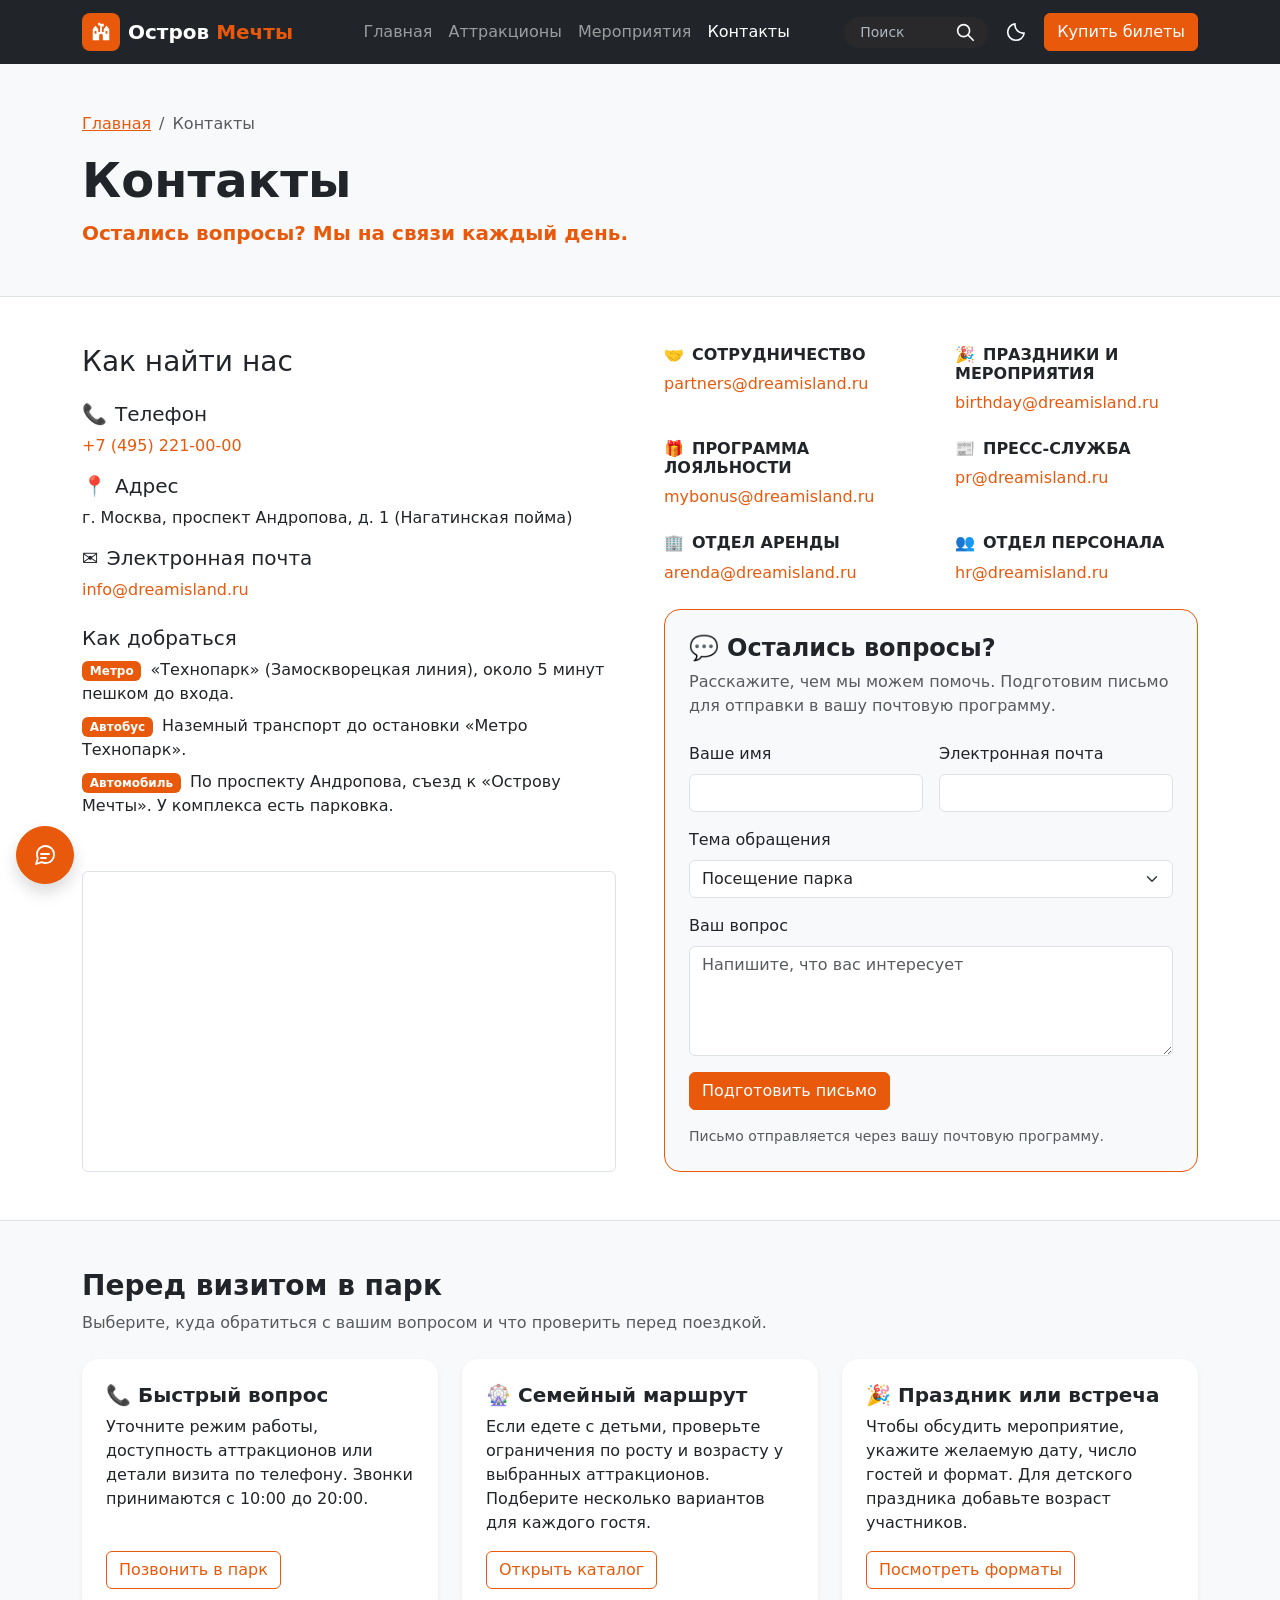
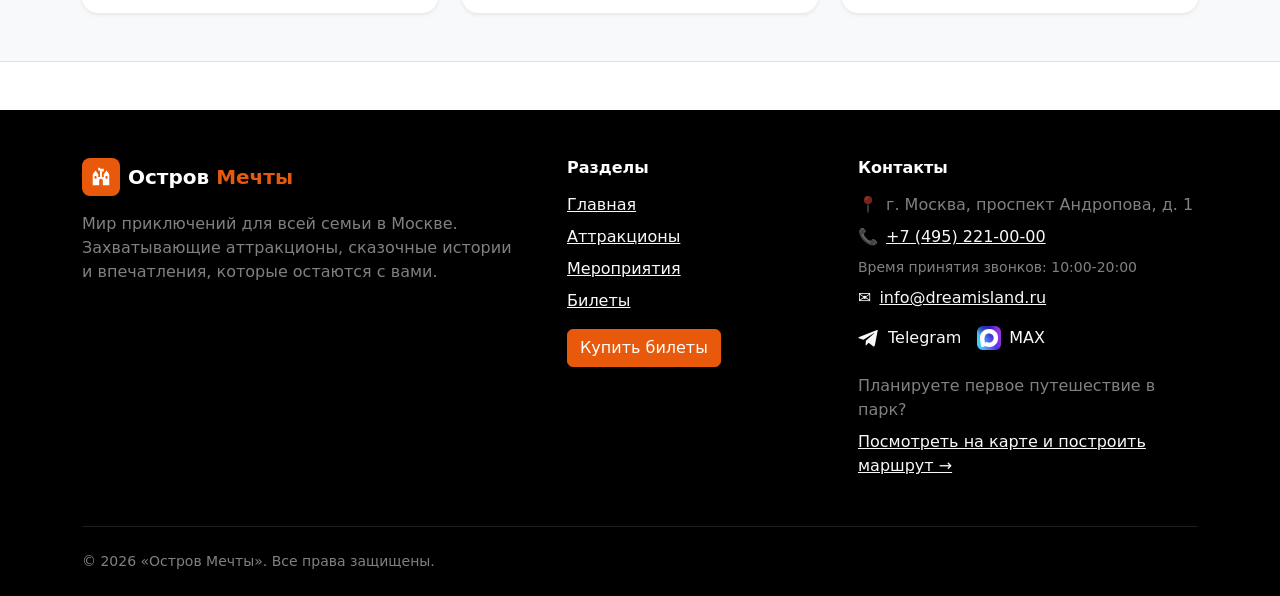
<file: contacts.html>
<!DOCTYPE html>
<html lang="ru">
<head>
  <meta charset="UTF-8">
  <script src="js/theme.js"></script>
  <meta name="viewport" content="width=device-width, initial-scale=1.0">
  <title>Контакты — Парк развлечений «Остров Мечты»</title>

  <link
    href="https://cdn.jsdelivr.net/npm/bootstrap@5.3.3/dist/css/bootstrap.min.css"
    rel="stylesheet"
  >
  <link rel="stylesheet" href="css/custom.css">
</head>
<body class="theme-orange">
    <nav class="navbar navbar-expand-lg navbar-dark bg-dark sticky-top">
        <div class="container position-relative">
            <a class="navbar-brand d-inline-flex align-items-center gap-2 fw-bold" href="index.html"><span class="d-inline-flex align-items-center justify-content-center bg-primary rounded-3 p-2 flex-shrink-0" aria-hidden="true"><svg xmlns="http://www.w3.org/2000/svg" width="22" height="22" viewBox="0 0 24 24" fill="currentColor" focusable="false"><path d="M3 21V9l3-4 3 4v3h2V5H9V2h2v1h4v3h-2v6h2V9l3-4 3 4v12h-7v-5a2 2 0 0 0-4 0v5H3Zm2-10v3h2v-3H5Zm12 0v3h2v-3h-2Z"/></svg></span><span>Остров <span class="text-primary">Мечты</span></span></a>

            <button
                class="navbar-toggler"
                type="button"
                data-bs-toggle="collapse"
                data-bs-target="#mainNavbar"
                aria-controls="mainNavbar"
                aria-expanded="false"
                aria-label="Переключить навигацию"
            >
                <span class="navbar-toggler-icon"></span>
            </button>

            <div class="collapse navbar-collapse" id="mainNavbar">
                <ul class="navbar-nav mx-auto align-items-center">
                    <li class="nav-item">
                        <a class="nav-link" href="index.html">Главная</a>
                    </li>
                    <li class="nav-item">
                        <a class="nav-link" href="catalog.html">Аттракционы</a>
                    </li>
                    <li class="nav-item">
                        <a class="nav-link" href="events.html">Мероприятия</a>
                    </li>
                    <li class="nav-item">
                        <a class="nav-link active" aria-current="page" href="contacts.html">Контакты</a>
                    </li>
                    <li class="nav-item d-lg-none d-flex align-items-center gap-2 mt-2 mb-2"><form class="header-search d-flex align-items-center rounded-4 px-2" role="search" data-header-search><input type="search" class="form-control form-control-sm bg-transparent border-0 shadow-none text-light px-2" placeholder="Поиск" aria-label="Поиск по сайту" maxlength="200" autocomplete="off"><button type="button" class="btn border-0 text-light p-1 d-inline-flex align-items-center justify-content-center flex-shrink-0" data-site-search aria-label="Найти"><svg xmlns="http://www.w3.org/2000/svg" width="22" height="22" viewBox="0 0 24 24" fill="none" stroke="currentColor" stroke-width="1.8" stroke-linecap="round" aria-hidden="true" focusable="false"><circle cx="10.5" cy="10.5" r="6.5"/><path d="m16 16 5 5"/></svg></button></form><button type="button" class="theme-toggle btn btn-outline-light border-0 position-relative overflow-hidden p-2 d-inline-flex align-items-center justify-content-center" data-theme-toggle aria-label="Включить тёмную тему" aria-pressed="false" title="Включить тёмную тему"><svg class="theme-icon theme-icon-moon" xmlns="http://www.w3.org/2000/svg" width="22" height="22" viewBox="0 0 24 24" fill="none" stroke="currentColor" stroke-width="1.8" stroke-linecap="round" stroke-linejoin="round" aria-hidden="true" focusable="false"><path d="M20.9 13.1A9 9 0 0 1 10.9 3.1a9 9 0 1 0 10 10Z"/></svg><svg class="theme-icon theme-icon-sun" xmlns="http://www.w3.org/2000/svg" width="22" height="22" viewBox="0 0 24 24" fill="none" stroke="currentColor" stroke-width="1.8" stroke-linecap="round" aria-hidden="true" focusable="false"><circle cx="12" cy="12" r="4"/><path d="M12 2v2m0 16v2M2 12h2m16 0h2M4.93 4.93l1.42 1.42m11.3 11.3 1.42 1.42M4.93 19.07l1.42-1.42m11.3-11.3 1.42-1.42"/></svg></button><a class="btn btn-primary" href="order.html">Купить билеты</a></li>
                </ul>
            </div>
            <div class="d-none d-lg-flex align-items-center gap-2 ms-auto flex-shrink-0"><form class="header-search d-flex align-items-center rounded-4 px-2" role="search" data-header-search><input type="search" class="form-control form-control-sm bg-transparent border-0 shadow-none text-light px-2" placeholder="Поиск" aria-label="Поиск по сайту" maxlength="200" autocomplete="off"><button type="button" class="btn border-0 text-light p-1 d-inline-flex align-items-center justify-content-center flex-shrink-0" data-site-search aria-label="Найти"><svg xmlns="http://www.w3.org/2000/svg" width="22" height="22" viewBox="0 0 24 24" fill="none" stroke="currentColor" stroke-width="1.8" stroke-linecap="round" aria-hidden="true" focusable="false"><circle cx="10.5" cy="10.5" r="6.5"/><path d="m16 16 5 5"/></svg></button></form><button type="button" class="theme-toggle btn btn-outline-light border-0 position-relative overflow-hidden p-2 d-inline-flex align-items-center justify-content-center" data-theme-toggle aria-label="Включить тёмную тему" aria-pressed="false" title="Включить тёмную тему"><svg class="theme-icon theme-icon-moon" xmlns="http://www.w3.org/2000/svg" width="22" height="22" viewBox="0 0 24 24" fill="none" stroke="currentColor" stroke-width="1.8" stroke-linecap="round" stroke-linejoin="round" aria-hidden="true" focusable="false"><path d="M20.9 13.1A9 9 0 0 1 10.9 3.1a9 9 0 1 0 10 10Z"/></svg><svg class="theme-icon theme-icon-sun" xmlns="http://www.w3.org/2000/svg" width="22" height="22" viewBox="0 0 24 24" fill="none" stroke="currentColor" stroke-width="1.8" stroke-linecap="round" aria-hidden="true" focusable="false"><circle cx="12" cy="12" r="4"/><path d="M12 2v2m0 16v2M2 12h2m16 0h2M4.93 4.93l1.42 1.42m11.3 11.3 1.42 1.42M4.93 19.07l1.42-1.42m11.3-11.3 1.42-1.42"/></svg></button><a class="btn btn-primary" href="order.html">Купить билеты</a></div>
        </div>
    </nav>

    <main>
        <section class="bg-body-tertiary border-bottom">
            <div class="container py-5">
                <nav aria-label="Навигационная цепочка">
                    <ol class="breadcrumb mb-3">
                        <li class="breadcrumb-item"><a href="index.html">Главная</a></li>
                        <li class="breadcrumb-item active" aria-current="page">Контакты</li>
                    </ol>
                </nav>
                <h1 class="display-5 fw-bold">Контакты</h1>
                <p class="lead text-primary fw-semibold mb-0">Остались вопросы? Мы на связи каждый день.</p>
            </div>
        </section>

        <section class="container my-5">
            <div class="row g-4 gx-lg-5">
                <div class="col-12 col-lg-6 d-flex flex-column" id="map">
                    <h2 class="h3 mb-4">Как найти нас</h2>
                    <div class="mb-4">

                        <div class="mb-3">
                            <h3 class="h5"><span class="me-2" aria-hidden="true">📞</span>Телефон</h3>
                            <p class="mb-0"><a class="text-decoration-none" href="tel:+74952210000">+7 (495) 221-00-00</a></p>
                        </div>
                        <div class="mb-3">
                            <h3 class="h5"><span class="me-2" aria-hidden="true">📍</span>Адрес</h3>
                            <p class="mb-0">г. Москва, проспект Андропова, д. 1 (Нагатинская пойма)</p>
                        </div>
                        <div class="mb-4">
                            <h3 class="h5"><span class="me-2" aria-hidden="true">✉️</span>Электронная почта</h3>
                            <p class="mb-0"><a class="text-decoration-none" href="mailto:info@dreamisland.ru">info@dreamisland.ru</a></p>
                        </div>

                        <h3 class="h5">Как добраться</h3>
                        <ul class="list-unstyled">
                            <li class="mb-2">
                                <span class="badge bg-primary me-1">Метро</span>
                                «Технопарк» (Замоскворецкая линия), около 5 минут пешком до входа.
                            </li>
                            <li class="mb-2">
                                <span class="badge bg-primary me-1">Автобус</span>
                                Наземный транспорт до остановки «Метро Технопарк».
                            </li>
                            <li class="mb-2">
                                <span class="badge bg-primary me-1">Автомобиль</span>
                                По проспекту Андропова, съезд к «Острову Мечты». У комплекса есть парковка.
                            </li>
                        </ul>
                    </div>
                    <div class="ratio ratio-16x9 border rounded overflow-hidden mt-auto">
                            <iframe
                                src="https://yandex.ru/map-widget/v1/?mode=search&amp;oid=81953640011&amp;ol=biz&amp;z=16"
                                title="Карта: расположение парка развлечений «Остров Мечты»"
                                loading="lazy"
                                allowfullscreen
                            ></iframe>
                        </div>
                </div>
                <div class="col-12 col-lg-6 d-flex flex-column gap-4">
<div class="row g-4 gx-lg-5">

                <div class="col-12 col-md-6">
                    <h2 class="h6 text-uppercase fw-bold mb-2"><span class="me-2" aria-hidden="true">🤝</span>Сотрудничество</h2>
                    <p class="mb-0"><a class="text-decoration-none" href="mailto:partners@dreamisland.ru">partners@dreamisland.ru</a></p>
                </div>

                <div class="col-12 col-md-6">
                    <h2 class="h6 text-uppercase fw-bold mb-2"><span class="me-2" aria-hidden="true">🎉</span>Праздники и мероприятия</h2>
                    <p class="mb-0"><a class="text-decoration-none" href="mailto:birthday@dreamisland.ru">birthday@dreamisland.ru</a></p>
                </div>
                <div class="col-12 col-md-6">
                    <h2 class="h6 text-uppercase fw-bold mb-2"><span class="me-2" aria-hidden="true">🎁</span>Программа лояльности</h2>
                    <p class="mb-0"><a class="text-decoration-none" href="mailto:mybonus@dreamisland.ru">mybonus@dreamisland.ru</a></p>
                </div>
                <div class="col-12 col-md-6">
                    <h2 class="h6 text-uppercase fw-bold mb-2"><span class="me-2" aria-hidden="true">📰</span>Пресс-служба</h2>
                    <p class="mb-0"><a class="text-decoration-none" href="mailto:pr@dreamisland.ru">pr@dreamisland.ru</a></p>
                </div>
                <div class="col-12 col-md-6">
                    <h2 class="h6 text-uppercase fw-bold mb-2"><span class="me-2" aria-hidden="true">🏢</span>Отдел аренды</h2>
                    <p class="mb-0"><a class="text-decoration-none" href="mailto:arenda@dreamisland.ru">arenda@dreamisland.ru</a></p>
                </div>
                <div class="col-12 col-md-6">
                    <h2 class="h6 text-uppercase fw-bold mb-2"><span class="me-2" aria-hidden="true">👥</span>Отдел персонала</h2>
                    <p class="mb-0"><a class="text-decoration-none" href="mailto:hr@dreamisland.ru">hr@dreamisland.ru</a></p>
                </div>

            </div>
                    <form id="contact-form" class="bg-body-tertiary border border-primary rounded-4 p-4 mt-4 mt-lg-auto" aria-labelledby="contact-form-title">
                        <h2 class="h4 fw-bold mb-2" id="contact-form-title"><span class="me-2" aria-hidden="true">💬</span>Остались вопросы?</h2>
                        <p class="text-body-secondary mb-4">Расскажите, чем мы можем помочь. Подготовим письмо для отправки в вашу почтовую программу.</p>
                        <div class="row g-3">
                            <div class="col-12 col-md-6"><label class="form-label" for="contact-name">Ваше имя</label><input class="form-control" id="contact-name" name="name" autocomplete="name" maxlength="100" required></div>
                            <div class="col-12 col-md-6"><label class="form-label" for="contact-email">Электронная почта</label><input class="form-control" type="email" id="contact-email" name="email" autocomplete="email" maxlength="254" required></div>
                            <div class="col-12"><label class="form-label" for="contact-topic">Тема обращения</label><select class="form-select" id="contact-topic" name="topic"><option>Посещение парка</option><option>Билеты</option><option>Семейный отдых</option><option>Сотрудничество</option><option>Другой вопрос</option></select></div>
                            <div class="col-12"><label class="form-label" for="contact-message">Ваш вопрос</label><textarea class="form-control" id="contact-message" name="message" rows="4" maxlength="3000" placeholder="Напишите, что вас интересует" required></textarea></div>
                            <div class="col-12"><button class="btn btn-primary" type="submit">Подготовить письмо</button></div>
                        </div>
                        <p class="small text-body-secondary mt-3 mb-0" id="contact-status" role="status" aria-live="polite">Письмо отправляется через вашу почтовую программу.</p>
                    </form>
                </div>
            </div>
        </section>

        <section class="bg-body-tertiary border-top border-bottom" aria-labelledby="contact-guide-title">
            <div class="container py-5">
                <div class="row align-items-end g-3 mb-4">
                    <div class="col-12 col-lg-8">
                        <h2 id="contact-guide-title" class="h3 fw-bold mb-2">Перед визитом в парк</h2>
                        <p class="text-body-secondary mb-0">Выберите, куда обратиться с вашим вопросом и что проверить перед поездкой.</p>
                    </div>
                </div>

                <div class="row g-4">
                    <div class="col-12 col-md-6 col-lg-4">
                        <article class="card h-100 border-0 shadow-sm rounded-4">
                            <div class="card-body d-flex flex-column p-4">
                                <h3 class="h5 fw-bold"><span aria-hidden="true">📞</span> Быстрый вопрос</h3>
                                <p>Уточните режим работы, доступность аттракционов или детали визита по телефону. Звонки принимаются с 10:00 до 20:00.</p>
                                <a class="btn btn-outline-primary mt-auto align-self-start" href="tel:+74952210000">Позвонить в парк</a>
                            </div>
                        </article>
                    </div>
                    <div class="col-12 col-md-6 col-lg-4">
                        <article class="card h-100 border-0 shadow-sm rounded-4">
                            <div class="card-body d-flex flex-column p-4">
                                <h3 class="h5 fw-bold"><span aria-hidden="true">🎡</span> Семейный маршрут</h3>
                                <p>Если едете с детьми, проверьте ограничения по росту и возрасту у выбранных аттракционов. Подберите несколько вариантов для каждого гостя.</p>
                                <a class="btn btn-outline-primary mt-auto align-self-start" href="catalog.html">Открыть каталог</a>
                            </div>
                        </article>
                    </div>
                    <div class="col-12 col-md-6 col-lg-4">
                        <article class="card h-100 border-0 shadow-sm rounded-4">
                            <div class="card-body d-flex flex-column p-4">
                                <h3 class="h5 fw-bold"><span aria-hidden="true">🎉</span> Праздник или встреча</h3>
                                <p>Чтобы обсудить мероприятие, укажите желаемую дату, число гостей и формат. Для детского праздника добавьте возраст участников.</p>
                                <a class="btn btn-outline-primary mt-auto align-self-start" href="events.html">Посмотреть форматы</a>
                            </div>
                        </article>
                    </div>
                </div>

            </div>
        </section>
    </main>

    <footer class="bg-black text-white pt-5 pb-4 mt-5">
        <div class="container">
            <div class="row g-4 gx-lg-5 pb-5">
                <div class="col-12 col-lg-5">
                    <a class="d-inline-flex align-items-center gap-2 text-white text-decoration-none fw-bold fs-5 mb-3" href="index.html">
                        <span class="d-inline-flex align-items-center justify-content-center bg-primary rounded-3 p-2 flex-shrink-0" aria-hidden="true"><svg xmlns="http://www.w3.org/2000/svg" width="22" height="22" viewBox="0 0 24 24" fill="currentColor" focusable="false"><path d="M3 21V9l3-4 3 4v3h2V5H9V2h2v1h4v3h-2v6h2V9l3-4 3 4v12h-7v-5a2 2 0 0 0-4 0v5H3Zm2-10v3h2v-3H5Zm12 0v3h2v-3h-2Z"/></svg></span>
                        <span>Остров <span class="text-primary">Мечты</span></span>
                    </a>
                    <p class="text-white-50 mb-0">Мир приключений для всей семьи в Москве. Захватывающие аттракционы, сказочные истории и впечатления, которые остаются с вами.</p>
                </div>
                <div class="col-12 col-sm-5 col-lg-3">
                    <h2 class="h6 fw-bold mb-3">Разделы</h2>
                    <nav aria-label="Навигация в подвале">
                        <ul class="list-unstyled d-flex flex-column gap-2 mb-0">
                            <li><a class="link-light" href="index.html">Главная</a></li>
                            <li><a class="link-light" href="catalog.html">Аттракционы</a></li>
                            <li><a class="link-light" href="events.html">Мероприятия</a></li>
                            <li><a class="link-light" href="order.html">Билеты</a></li>
                        </ul>
                    </nav>
                    <a class="btn btn-primary mt-3" href="order.html">Купить билеты</a>
                </div>
                <div class="col-12 col-sm-7 col-lg-4">
                    <h2 class="h6 fw-bold mb-3">Контакты</h2>
                    <address class="mb-3">
                        <p class="text-white-50 mb-2"><span class="me-2" aria-hidden="true">📍</span>г. Москва, проспект Андропова, д. 1</p>
                        <p class="mb-2"><span class="me-2" aria-hidden="true">📞</span><a class="link-light" href="tel:+74952210000">+7 (495) 221-00-00</a></p>
                        <p class="small text-white-50 mb-2">Время принятия звонков: 10:00-20:00</p>
                        <p class="mb-0"><span class="me-2" aria-hidden="true">✉️</span><a class="link-light" href="mailto:info@dreamisland.ru">info@dreamisland.ru</a></p>
                    </address>
                    <div class="d-flex flex-wrap gap-3 mt-2 mb-4" aria-label="Мессенджеры">
                        <a class="d-inline-flex align-items-center gap-2 link-light text-decoration-none" href="https://t.me/ostrov_mechty_demo_7f2c9a" target="_blank" rel="noopener noreferrer">
                            <svg xmlns="http://www.w3.org/2000/svg" width="22" height="22" viewBox="0 0 24 24" fill="currentColor" aria-hidden="true" focusable="false"><path d="M21.6 3.3 18.4 20c-.2 1.2-.9 1.5-1.9.9l-4.9-3.6-2.4 2.3c-.3.3-.5.5-1 .5l.4-5 9.1-8.2c.4-.3-.1-.5-.6-.2L5.9 13.8 1.1 12.3c-1-.3-1-1 .2-1.5L20 3.6c.9-.4 1.7-.1 1.6-.3Z"/></svg>
                            Telegram
                        </a>
                        <a class="d-inline-flex align-items-center gap-2 link-light text-decoration-none" href="https://max.ru/ostrov_mechty_demo_7f2c9a" target="_blank" rel="noopener noreferrer">
                            <svg xmlns="http://www.w3.org/2000/svg" width="24" height="24" viewBox="208 208 544 544" aria-hidden="true" focusable="false"><image href="images/max.png" width="960" height="960"/></svg>
                            MAX
                        </a>
                    </div>
                    <p class="text-white-50 mb-2">Планируете первое путешествие в парк?</p>
                    <a class="link-light" href="contacts.html#map">Посмотреть на карте и построить маршрут →</a>
                </div>
            </div>
            <div class="border-top border-secondary border-opacity-25 pt-4">
                <p class="small text-white-50 mb-0">&copy; 2026 «Остров Мечты». Все права защищены.</p>
            </div>
        </div>
    </footer>
    <script
        src="https://cdn.jsdelivr.net/npm/bootstrap@5.3.3/dist/js/bootstrap.bundle.min.js">
    </script>
    <button type="button" id="back-to-top" class="btn btn-primary rounded-circle position-fixed bottom-0 end-0 m-4 p-3 shadow z-3 d-none" aria-label="Наверх" title="Наверх">
        <svg xmlns="http://www.w3.org/2000/svg" width="24" height="24" viewBox="0 0 24 24" fill="none" stroke="currentColor" stroke-width="2" stroke-linecap="round" stroke-linejoin="round" aria-hidden="true" focusable="false"><path d="m5 11 7-7 7 7M5 20l7-7 7 7"/></svg>
    </button>
    <script src="js/back-to-top.js" defer></script>
    <script src="js/contacts.js" defer></script>
    <script src="js/ticket-window.js" defer></script>
    <script src="js/search-index.js" defer></script>
    <script src="js/site-search.js" defer></script>
    <script src="js/support-chat.js" defer></script>
</body>
</html>
</file>
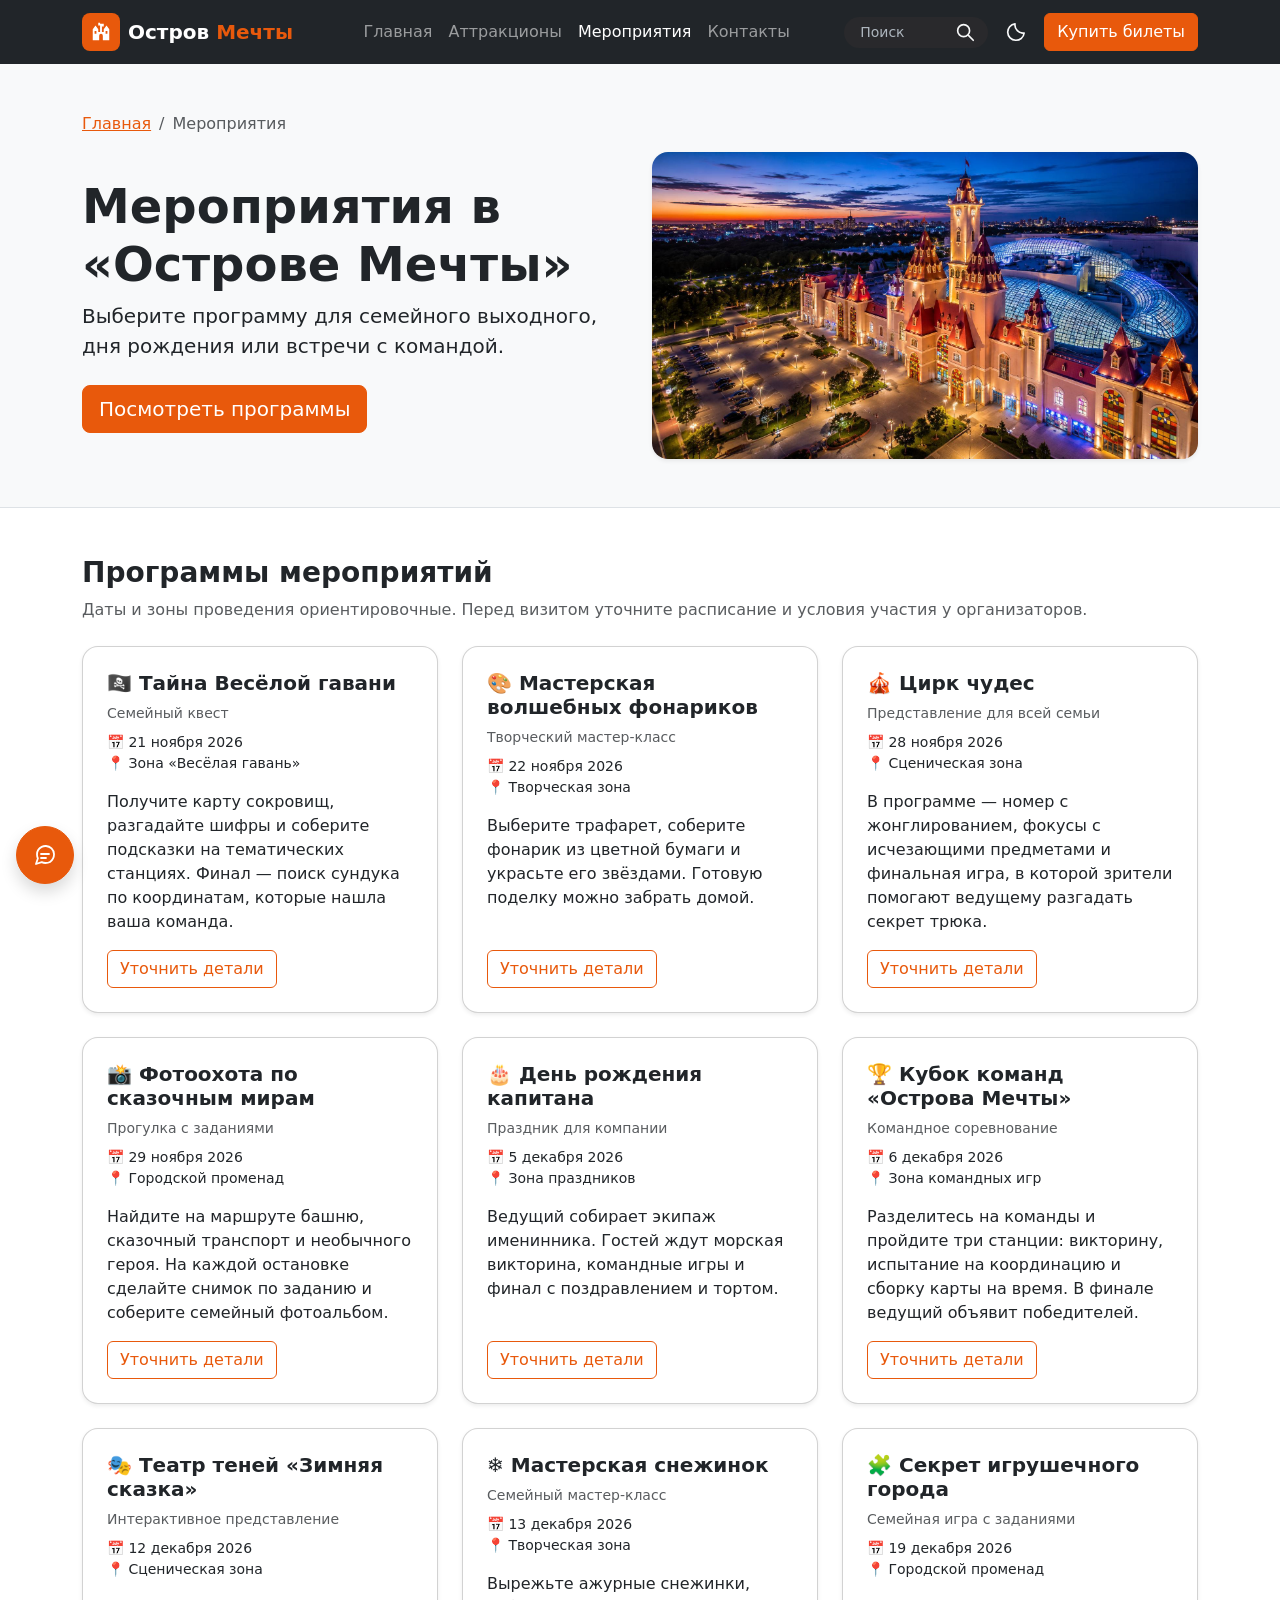
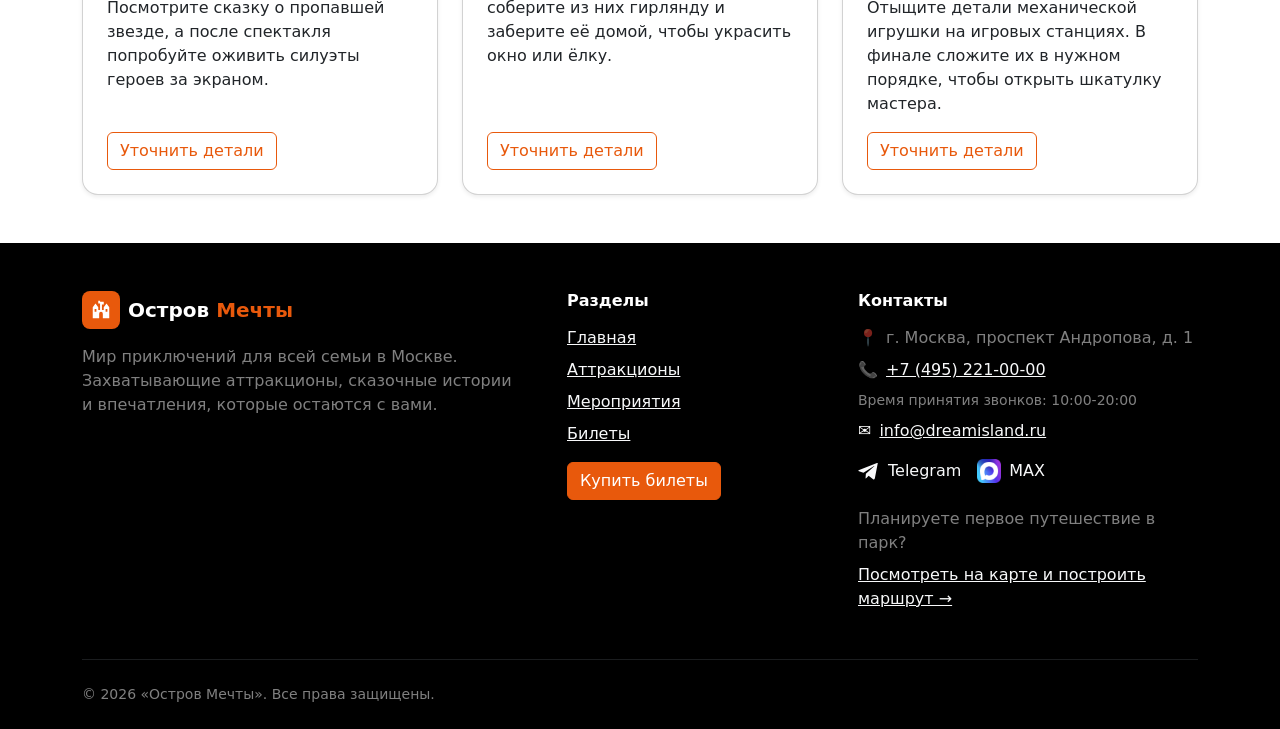
<file: events.html>
<!DOCTYPE html>
<html lang="ru">
<head>
  <meta charset="UTF-8">
  <script src="js/theme.js"></script>
  <meta name="viewport" content="width=device-width, initial-scale=1.0">
  <title>Мероприятия — Парк развлечений «Остров Мечты»</title>

  <link
    href="https://cdn.jsdelivr.net/npm/bootstrap@5.3.3/dist/css/bootstrap.min.css"
    rel="stylesheet"
  >
  <link rel="stylesheet" href="css/custom.css">
</head>
<body class="theme-orange">
    <nav class="navbar navbar-expand-lg navbar-dark bg-dark sticky-top">
        <div class="container position-relative">
            <a class="navbar-brand d-inline-flex align-items-center gap-2 fw-bold" href="index.html"><span class="d-inline-flex align-items-center justify-content-center bg-primary rounded-3 p-2 flex-shrink-0" aria-hidden="true"><svg xmlns="http://www.w3.org/2000/svg" width="22" height="22" viewBox="0 0 24 24" fill="currentColor" focusable="false"><path d="M3 21V9l3-4 3 4v3h2V5H9V2h2v1h4v3h-2v6h2V9l3-4 3 4v12h-7v-5a2 2 0 0 0-4 0v5H3Zm2-10v3h2v-3H5Zm12 0v3h2v-3h-2Z"/></svg></span><span>Остров <span class="text-primary">Мечты</span></span></a>

            <button
                class="navbar-toggler"
                type="button"
                data-bs-toggle="collapse"
                data-bs-target="#mainNavbar"
                aria-controls="mainNavbar"
                aria-expanded="false"
                aria-label="Переключить навигацию"
            >
                <span class="navbar-toggler-icon"></span>
            </button>

            <div class="collapse navbar-collapse" id="mainNavbar">
                <ul class="navbar-nav mx-auto align-items-center">
                    <li class="nav-item">
                        <a class="nav-link" href="index.html">Главная</a>
                    </li>
                    <li class="nav-item">
                        <a class="nav-link" href="catalog.html">Аттракционы</a>
                    </li>
                    <li class="nav-item">
                        <a class="nav-link active" aria-current="page" href="events.html">Мероприятия</a>
                    </li>
                    <li class="nav-item">
                        <a class="nav-link" href="contacts.html">Контакты</a>
                    </li>
                    <li class="nav-item d-lg-none d-flex align-items-center gap-2 mt-2 mb-2"><form class="header-search d-flex align-items-center rounded-4 px-2" role="search" data-header-search><input type="search" class="form-control form-control-sm bg-transparent border-0 shadow-none text-light px-2" placeholder="Поиск" aria-label="Поиск по сайту" maxlength="200" autocomplete="off"><button type="button" class="btn border-0 text-light p-1 d-inline-flex align-items-center justify-content-center flex-shrink-0" data-site-search aria-label="Найти"><svg xmlns="http://www.w3.org/2000/svg" width="22" height="22" viewBox="0 0 24 24" fill="none" stroke="currentColor" stroke-width="1.8" stroke-linecap="round" aria-hidden="true" focusable="false"><circle cx="10.5" cy="10.5" r="6.5"/><path d="m16 16 5 5"/></svg></button></form><button type="button" class="theme-toggle btn btn-outline-light border-0 position-relative overflow-hidden p-2 d-inline-flex align-items-center justify-content-center" data-theme-toggle aria-label="Включить тёмную тему" aria-pressed="false" title="Включить тёмную тему"><svg class="theme-icon theme-icon-moon" xmlns="http://www.w3.org/2000/svg" width="22" height="22" viewBox="0 0 24 24" fill="none" stroke="currentColor" stroke-width="1.8" stroke-linecap="round" stroke-linejoin="round" aria-hidden="true" focusable="false"><path d="M20.9 13.1A9 9 0 0 1 10.9 3.1a9 9 0 1 0 10 10Z"/></svg><svg class="theme-icon theme-icon-sun" xmlns="http://www.w3.org/2000/svg" width="22" height="22" viewBox="0 0 24 24" fill="none" stroke="currentColor" stroke-width="1.8" stroke-linecap="round" aria-hidden="true" focusable="false"><circle cx="12" cy="12" r="4"/><path d="M12 2v2m0 16v2M2 12h2m16 0h2M4.93 4.93l1.42 1.42m11.3 11.3 1.42 1.42M4.93 19.07l1.42-1.42m11.3-11.3 1.42-1.42"/></svg></button><a class="btn btn-primary" href="order.html">Купить билеты</a></li>
                </ul>
            </div>
            <div class="d-none d-lg-flex align-items-center gap-2 ms-auto flex-shrink-0"><form class="header-search d-flex align-items-center rounded-4 px-2" role="search" data-header-search><input type="search" class="form-control form-control-sm bg-transparent border-0 shadow-none text-light px-2" placeholder="Поиск" aria-label="Поиск по сайту" maxlength="200" autocomplete="off"><button type="button" class="btn border-0 text-light p-1 d-inline-flex align-items-center justify-content-center flex-shrink-0" data-site-search aria-label="Найти"><svg xmlns="http://www.w3.org/2000/svg" width="22" height="22" viewBox="0 0 24 24" fill="none" stroke="currentColor" stroke-width="1.8" stroke-linecap="round" aria-hidden="true" focusable="false"><circle cx="10.5" cy="10.5" r="6.5"/><path d="m16 16 5 5"/></svg></button></form><button type="button" class="theme-toggle btn btn-outline-light border-0 position-relative overflow-hidden p-2 d-inline-flex align-items-center justify-content-center" data-theme-toggle aria-label="Включить тёмную тему" aria-pressed="false" title="Включить тёмную тему"><svg class="theme-icon theme-icon-moon" xmlns="http://www.w3.org/2000/svg" width="22" height="22" viewBox="0 0 24 24" fill="none" stroke="currentColor" stroke-width="1.8" stroke-linecap="round" stroke-linejoin="round" aria-hidden="true" focusable="false"><path d="M20.9 13.1A9 9 0 0 1 10.9 3.1a9 9 0 1 0 10 10Z"/></svg><svg class="theme-icon theme-icon-sun" xmlns="http://www.w3.org/2000/svg" width="22" height="22" viewBox="0 0 24 24" fill="none" stroke="currentColor" stroke-width="1.8" stroke-linecap="round" aria-hidden="true" focusable="false"><circle cx="12" cy="12" r="4"/><path d="M12 2v2m0 16v2M2 12h2m16 0h2M4.93 4.93l1.42 1.42m11.3 11.3 1.42 1.42M4.93 19.07l1.42-1.42m11.3-11.3 1.42-1.42"/></svg></button><a class="btn btn-primary" href="order.html">Купить билеты</a></div>
        </div>
    </nav>

    <main>
        <section class="bg-body-tertiary border-bottom">
            <div class="container py-5">
                <nav aria-label="Навигационная цепочка">
                    <ol class="breadcrumb mb-3">
                        <li class="breadcrumb-item"><a href="index.html">Главная</a></li>
                        <li class="breadcrumb-item active" aria-current="page">Мероприятия</li>
                    </ol>
                </nav>
                <div class="row g-4 align-items-center">
                    <div class="col-12 col-lg-6">
                        <h1 class="display-5 fw-bold">Мероприятия в «Острове Мечты»</h1>
                        <p class="lead mb-4">Выберите программу для семейного выходного, дня рождения или встречи с командой.</p>
                        <a class="btn btn-primary btn-lg" href="#event-formats">Посмотреть программы</a>
                    </div>
                    <div class="col-12 col-lg-6">
                        <div class="ratio ratio-16x9 rounded-4 overflow-hidden shadow-sm">
                            <img src="images/pic1.jpg" class="object-fit-cover" alt="Вечерний вид на парк «Остров Мечты»">
                        </div>
                    </div>
                </div>
            </div>
        </section>

        <section id="event-formats" class="container my-5" aria-labelledby="event-formats-title">
            <h2 id="event-formats-title" class="h3 fw-bold mb-2">Программы мероприятий</h2>
            <p class="text-body-secondary mb-4">Даты и зоны проведения ориентировочные. Перед визитом уточните расписание и условия участия у организаторов.</p>
            <div class="row g-4">
                <div class="col-12 col-md-6 col-lg-4">
                    <article class="card h-100 shadow-sm rounded-4">
                        <div class="card-body d-flex flex-column p-4">
                            <h3 class="h5 fw-bold"><span aria-hidden="true">🏴‍☠️</span> Тайна Весёлой гавани</h3>
                            <p class="small text-body-secondary mb-2">Семейный квест</p>
                            <p class="small mb-3"><span aria-hidden="true">📅</span> <time datetime="2026-11-21">21 ноября 2026</time><br><span aria-hidden="true">📍</span> Зона «Весёлая гавань»</p>
                            <p>Получите карту сокровищ, разгадайте шифры и соберите подсказки на тематических станциях. Финал — поиск сундука по координатам, которые нашла ваша команда.</p>
                            <a class="btn btn-outline-primary mt-auto align-self-start" href="contacts.html#contact-form">Уточнить детали</a>
                        </div>
                    </article>
                </div>
                <div class="col-12 col-md-6 col-lg-4">
                    <article class="card h-100 shadow-sm rounded-4">
                        <div class="card-body d-flex flex-column p-4">
                            <h3 class="h5 fw-bold"><span aria-hidden="true">🎨</span> Мастерская волшебных фонариков</h3>
                            <p class="small text-body-secondary mb-2">Творческий мастер-класс</p>
                            <p class="small mb-3"><span aria-hidden="true">📅</span> <time datetime="2026-11-22">22 ноября 2026</time><br><span aria-hidden="true">📍</span> Творческая зона</p>
                            <p>Выберите трафарет, соберите фонарик из цветной бумаги и украсьте его звёздами. Готовую поделку можно забрать домой.</p>
                            <a class="btn btn-outline-primary mt-auto align-self-start" href="contacts.html#contact-form">Уточнить детали</a>
                        </div>
                    </article>
                </div>
                <div class="col-12 col-md-6 col-lg-4">
                    <article class="card h-100 shadow-sm rounded-4">
                        <div class="card-body d-flex flex-column p-4">
                            <h3 class="h5 fw-bold"><span aria-hidden="true">🎪</span> Цирк чудес</h3>
                            <p class="small text-body-secondary mb-2">Представление для всей семьи</p>
                            <p class="small mb-3"><span aria-hidden="true">📅</span> <time datetime="2026-11-28">28 ноября 2026</time><br><span aria-hidden="true">📍</span> Сценическая зона</p>
                            <p>В программе — номер с жонглированием, фокусы с исчезающими предметами и финальная игра, в которой зрители помогают ведущему разгадать секрет трюка.</p>
                            <a class="btn btn-outline-primary mt-auto align-self-start" href="contacts.html#contact-form">Уточнить детали</a>
                        </div>
                    </article>
                </div>
                <div class="col-12 col-md-6 col-lg-4">
                    <article class="card h-100 shadow-sm rounded-4">
                        <div class="card-body d-flex flex-column p-4">
                            <h3 class="h5 fw-bold"><span aria-hidden="true">📸</span> Фотоохота по сказочным мирам</h3>
                            <p class="small text-body-secondary mb-2">Прогулка с заданиями</p>
                            <p class="small mb-3"><span aria-hidden="true">📅</span> <time datetime="2026-11-29">29 ноября 2026</time><br><span aria-hidden="true">📍</span> Городской променад</p>
                            <p>Найдите на маршруте башню, сказочный транспорт и необычного героя. На каждой остановке сделайте снимок по заданию и соберите семейный фотоальбом.</p>
                            <a class="btn btn-outline-primary mt-auto align-self-start" href="contacts.html#contact-form">Уточнить детали</a>
                        </div>
                    </article>
                </div>
                <div class="col-12 col-md-6 col-lg-4">
                    <article class="card h-100 shadow-sm rounded-4">
                        <div class="card-body d-flex flex-column p-4">
                            <h3 class="h5 fw-bold"><span aria-hidden="true">🎂</span> День рождения капитана</h3>
                            <p class="small text-body-secondary mb-2">Праздник для компании</p>
                            <p class="small mb-3"><span aria-hidden="true">📅</span> <time datetime="2026-12-05">5 декабря 2026</time><br><span aria-hidden="true">📍</span> Зона праздников</p>
                            <p>Ведущий собирает экипаж именинника. Гостей ждут морская викторина, командные игры и финал с поздравлением и тортом.</p>
                            <a class="btn btn-outline-primary mt-auto align-self-start" href="contacts.html#contact-form">Уточнить детали</a>
                        </div>
                    </article>
                </div>
                <div class="col-12 col-md-6 col-lg-4">
                    <article class="card h-100 shadow-sm rounded-4">
                        <div class="card-body d-flex flex-column p-4">
                            <h3 class="h5 fw-bold"><span aria-hidden="true">🏆</span> Кубок команд «Острова Мечты»</h3>
                            <p class="small text-body-secondary mb-2">Командное соревнование</p>
                            <p class="small mb-3"><span aria-hidden="true">📅</span> <time datetime="2026-12-06">6 декабря 2026</time><br><span aria-hidden="true">📍</span> Зона командных игр</p>
                            <p>Разделитесь на команды и пройдите три станции: викторину, испытание на координацию и сборку карты на время. В финале ведущий объявит победителей.</p>
                            <a class="btn btn-outline-primary mt-auto align-self-start" href="contacts.html#contact-form">Уточнить детали</a>
                        </div>
                    </article>
                </div>
                <div class="col-12 col-md-6 col-lg-4">
                    <article class="card h-100 shadow-sm rounded-4">
                        <div class="card-body d-flex flex-column p-4">
                            <h3 class="h5 fw-bold"><span aria-hidden="true">🎭</span> Театр теней «Зимняя сказка»</h3>
                            <p class="small text-body-secondary mb-2">Интерактивное представление</p>
                            <p class="small mb-3"><span aria-hidden="true">📅</span> <time datetime="2026-12-12">12 декабря 2026</time><br><span aria-hidden="true">📍</span> Сценическая зона</p>
                            <p>Посмотрите сказку о пропавшей звезде, а после спектакля попробуйте оживить силуэты героев за экраном.</p>
                            <a class="btn btn-outline-primary mt-auto align-self-start" href="contacts.html#contact-form">Уточнить детали</a>
                        </div>
                    </article>
                </div>
                <div class="col-12 col-md-6 col-lg-4">
                    <article class="card h-100 shadow-sm rounded-4">
                        <div class="card-body d-flex flex-column p-4">
                            <h3 class="h5 fw-bold"><span aria-hidden="true">❄️</span> Мастерская снежинок</h3>
                            <p class="small text-body-secondary mb-2">Семейный мастер-класс</p>
                            <p class="small mb-3"><span aria-hidden="true">📅</span> <time datetime="2026-12-13">13 декабря 2026</time><br><span aria-hidden="true">📍</span> Творческая зона</p>
                            <p>Вырежьте ажурные снежинки, соберите из них гирлянду и заберите её домой, чтобы украсить окно или ёлку.</p>
                            <a class="btn btn-outline-primary mt-auto align-self-start" href="contacts.html#contact-form">Уточнить детали</a>
                        </div>
                    </article>
                </div>
                <div class="col-12 col-md-6 col-lg-4">
                    <article class="card h-100 shadow-sm rounded-4">
                        <div class="card-body d-flex flex-column p-4">
                            <h3 class="h5 fw-bold"><span aria-hidden="true">🧩</span> Секрет игрушечного города</h3>
                            <p class="small text-body-secondary mb-2">Семейная игра с заданиями</p>
                            <p class="small mb-3"><span aria-hidden="true">📅</span> <time datetime="2026-12-19">19 декабря 2026</time><br><span aria-hidden="true">📍</span> Городской променад</p>
                            <p>Отыщите детали механической игрушки на игровых станциях. В финале сложите их в нужном порядке, чтобы открыть шкатулку мастера.</p>
                            <a class="btn btn-outline-primary mt-auto align-self-start" href="contacts.html#contact-form">Уточнить детали</a>
                        </div>
                    </article>
                </div>
            </div>
        </section>
    </main>

    <footer class="bg-black text-white pt-5 pb-4 mt-5">
        <div class="container">
            <div class="row g-4 gx-lg-5 pb-5">
                <div class="col-12 col-lg-5">
                    <a class="d-inline-flex align-items-center gap-2 text-white text-decoration-none fw-bold fs-5 mb-3" href="index.html">
                        <span class="d-inline-flex align-items-center justify-content-center bg-primary rounded-3 p-2 flex-shrink-0" aria-hidden="true"><svg xmlns="http://www.w3.org/2000/svg" width="22" height="22" viewBox="0 0 24 24" fill="currentColor" focusable="false"><path d="M3 21V9l3-4 3 4v3h2V5H9V2h2v1h4v3h-2v6h2V9l3-4 3 4v12h-7v-5a2 2 0 0 0-4 0v5H3Zm2-10v3h2v-3H5Zm12 0v3h2v-3h-2Z"/></svg></span>
                        <span>Остров <span class="text-primary">Мечты</span></span>
                    </a>
                    <p class="text-white-50 mb-0">Мир приключений для всей семьи в Москве. Захватывающие аттракционы, сказочные истории и впечатления, которые остаются с вами.</p>
                </div>
                <div class="col-12 col-sm-5 col-lg-3">
                    <h2 class="h6 fw-bold mb-3">Разделы</h2>
                    <nav aria-label="Навигация в подвале">
                        <ul class="list-unstyled d-flex flex-column gap-2 mb-0">
                            <li><a class="link-light" href="index.html">Главная</a></li>
                            <li><a class="link-light" href="catalog.html">Аттракционы</a></li>
                            <li><a class="link-light" href="events.html">Мероприятия</a></li>
                            <li><a class="link-light" href="order.html">Билеты</a></li>
                        </ul>
                    </nav>
                    <a class="btn btn-primary mt-3" href="order.html">Купить билеты</a>
                </div>
                <div class="col-12 col-sm-7 col-lg-4">
                    <h2 class="h6 fw-bold mb-3">Контакты</h2>
                    <address class="mb-3">
                        <p class="text-white-50 mb-2"><span class="me-2" aria-hidden="true">📍</span>г. Москва, проспект Андропова, д. 1</p>
                        <p class="mb-2"><span class="me-2" aria-hidden="true">📞</span><a class="link-light" href="tel:+74952210000">+7 (495) 221-00-00</a></p>
                        <p class="small text-white-50 mb-2">Время принятия звонков: 10:00-20:00</p>
                        <p class="mb-0"><span class="me-2" aria-hidden="true">✉️</span><a class="link-light" href="mailto:info@dreamisland.ru">info@dreamisland.ru</a></p>
                    </address>
                    <div class="d-flex flex-wrap gap-3 mt-2 mb-4" aria-label="Мессенджеры">
                        <a class="d-inline-flex align-items-center gap-2 link-light text-decoration-none" href="https://t.me/ostrov_mechty_demo_7f2c9a" target="_blank" rel="noopener noreferrer">
                            <svg xmlns="http://www.w3.org/2000/svg" width="22" height="22" viewBox="0 0 24 24" fill="currentColor" aria-hidden="true" focusable="false"><path d="M21.6 3.3 18.4 20c-.2 1.2-.9 1.5-1.9.9l-4.9-3.6-2.4 2.3c-.3.3-.5.5-1 .5l.4-5 9.1-8.2c.4-.3-.1-.5-.6-.2L5.9 13.8 1.1 12.3c-1-.3-1-1 .2-1.5L20 3.6c.9-.4 1.7-.1 1.6-.3Z"/></svg>
                            Telegram
                        </a>
                        <a class="d-inline-flex align-items-center gap-2 link-light text-decoration-none" href="https://max.ru/ostrov_mechty_demo_7f2c9a" target="_blank" rel="noopener noreferrer">
                            <svg xmlns="http://www.w3.org/2000/svg" width="24" height="24" viewBox="208 208 544 544" aria-hidden="true" focusable="false"><image href="images/max.png" width="960" height="960"/></svg>
                            MAX
                        </a>
                    </div>
                    <p class="text-white-50 mb-2">Планируете первое путешествие в парк?</p>
                    <a class="link-light" href="contacts.html#map">Посмотреть на карте и построить маршрут →</a>
                </div>
            </div>
            <div class="border-top border-secondary border-opacity-25 pt-4">
                <p class="small text-white-50 mb-0">&copy; 2026 «Остров Мечты». Все права защищены.</p>
            </div>
        </div>
    </footer>
    <script
        src="https://cdn.jsdelivr.net/npm/bootstrap@5.3.3/dist/js/bootstrap.bundle.min.js">
    </script>
    <button type="button" id="back-to-top" class="btn btn-primary rounded-circle position-fixed bottom-0 end-0 m-4 p-3 shadow z-3 d-none" aria-label="Наверх" title="Наверх">
        <svg xmlns="http://www.w3.org/2000/svg" width="24" height="24" viewBox="0 0 24 24" fill="none" stroke="currentColor" stroke-width="2" stroke-linecap="round" stroke-linejoin="round" aria-hidden="true" focusable="false"><path d="m5 11 7-7 7 7M5 20l7-7 7 7"/></svg>
    </button>
    <script src="js/back-to-top.js" defer></script>
    <script src="js/ticket-window.js" defer></script>
    <script src="js/search-index.js" defer></script>
    <script src="js/site-search.js" defer></script>
    <script src="js/support-chat.js" defer></script>
</body>
</html>
</file>
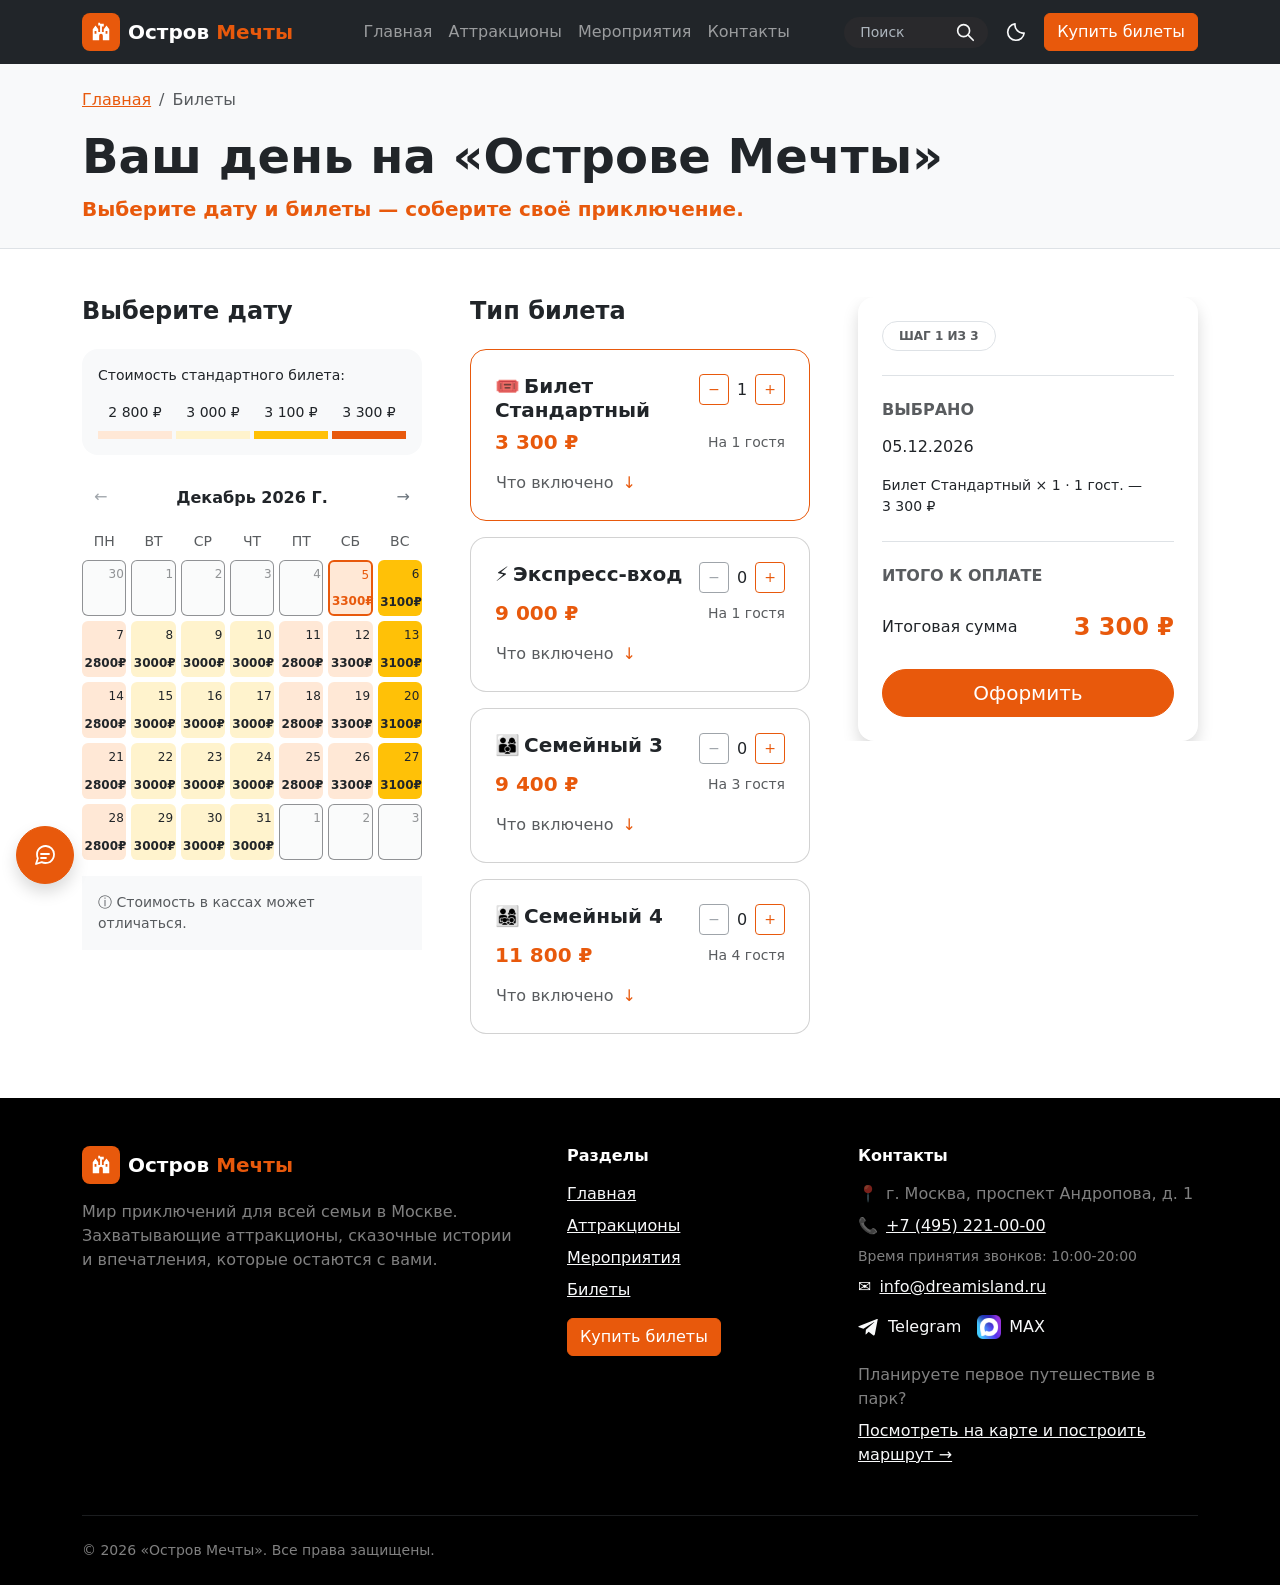
<file: order.html>
<!DOCTYPE html>
<html lang="ru">
<head>
  <meta charset="UTF-8">
  <script src="js/theme.js"></script>
  <meta name="viewport" content="width=device-width, initial-scale=1.0">
  <title>Билеты — Парк развлечений «Остров Мечты»</title>

  <link
    href="https://cdn.jsdelivr.net/npm/bootstrap@5.3.3/dist/css/bootstrap.min.css"
    rel="stylesheet"
  >
  <link rel="stylesheet" href="css/custom.css">
</head>
<body class="theme-orange">
    <nav class="navbar navbar-expand-lg navbar-dark bg-dark sticky-top">
        <div class="container position-relative">
            <a class="navbar-brand d-inline-flex align-items-center gap-2 fw-bold" href="index.html"><span class="d-inline-flex align-items-center justify-content-center bg-primary rounded-3 p-2 flex-shrink-0" aria-hidden="true"><svg xmlns="http://www.w3.org/2000/svg" width="22" height="22" viewBox="0 0 24 24" fill="currentColor" focusable="false"><path d="M3 21V9l3-4 3 4v3h2V5H9V2h2v1h4v3h-2v6h2V9l3-4 3 4v12h-7v-5a2 2 0 0 0-4 0v5H3Zm2-10v3h2v-3H5Zm12 0v3h2v-3h-2Z"/></svg></span><span>Остров <span class="text-primary">Мечты</span></span></a>

            <button
                class="navbar-toggler"
                type="button"
                data-bs-toggle="collapse"
                data-bs-target="#mainNavbar"
                aria-controls="mainNavbar"
                aria-expanded="false"
                aria-label="Переключить навигацию"
            >
                <span class="navbar-toggler-icon"></span>
            </button>

            <div class="collapse navbar-collapse" id="mainNavbar">
                <ul class="navbar-nav mx-auto align-items-center">
                    <li class="nav-item">
                        <a class="nav-link" href="index.html">Главная</a>
                    </li>
                    <li class="nav-item">
                        <a class="nav-link" href="catalog.html">Аттракционы</a>
                    </li>
                    <li class="nav-item">
                        <a class="nav-link" href="events.html">Мероприятия</a>
                    </li>
                    <li class="nav-item">
                        <a class="nav-link" href="contacts.html">Контакты</a>
                    </li>
                    <li class="nav-item d-lg-none d-flex align-items-center gap-2 mt-2 mb-2"><form class="header-search d-flex align-items-center rounded-4 px-2" role="search" data-header-search><input type="search" class="form-control form-control-sm bg-transparent border-0 shadow-none text-light px-2" placeholder="Поиск" aria-label="Поиск по сайту" maxlength="200" autocomplete="off"><button type="button" class="btn border-0 text-light p-1 d-inline-flex align-items-center justify-content-center flex-shrink-0" data-site-search aria-label="Найти"><svg xmlns="http://www.w3.org/2000/svg" width="22" height="22" viewBox="0 0 24 24" fill="none" stroke="currentColor" stroke-width="1.8" stroke-linecap="round" aria-hidden="true" focusable="false"><circle cx="10.5" cy="10.5" r="6.5"/><path d="m16 16 5 5"/></svg></button></form><button type="button" class="theme-toggle btn btn-outline-light border-0 position-relative overflow-hidden p-2 d-inline-flex align-items-center justify-content-center" data-theme-toggle aria-label="Включить тёмную тему" aria-pressed="false" title="Включить тёмную тему"><svg class="theme-icon theme-icon-moon" xmlns="http://www.w3.org/2000/svg" width="22" height="22" viewBox="0 0 24 24" fill="none" stroke="currentColor" stroke-width="1.8" stroke-linecap="round" stroke-linejoin="round" aria-hidden="true" focusable="false"><path d="M20.9 13.1A9 9 0 0 1 10.9 3.1a9 9 0 1 0 10 10Z"/></svg><svg class="theme-icon theme-icon-sun" xmlns="http://www.w3.org/2000/svg" width="22" height="22" viewBox="0 0 24 24" fill="none" stroke="currentColor" stroke-width="1.8" stroke-linecap="round" aria-hidden="true" focusable="false"><circle cx="12" cy="12" r="4"/><path d="M12 2v2m0 16v2M2 12h2m16 0h2M4.93 4.93l1.42 1.42m11.3 11.3 1.42 1.42M4.93 19.07l1.42-1.42m11.3-11.3 1.42-1.42"/></svg></button><a class="btn btn-primary" href="order.html">Купить билеты</a></li>
                </ul>
            </div>
            <div class="d-none d-lg-flex align-items-center gap-2 ms-auto flex-shrink-0"><form class="header-search d-flex align-items-center rounded-4 px-2" role="search" data-header-search><input type="search" class="form-control form-control-sm bg-transparent border-0 shadow-none text-light px-2" placeholder="Поиск" aria-label="Поиск по сайту" maxlength="200" autocomplete="off"><button type="button" class="btn border-0 text-light p-1 d-inline-flex align-items-center justify-content-center flex-shrink-0" data-site-search aria-label="Найти"><svg xmlns="http://www.w3.org/2000/svg" width="22" height="22" viewBox="0 0 24 24" fill="none" stroke="currentColor" stroke-width="1.8" stroke-linecap="round" aria-hidden="true" focusable="false"><circle cx="10.5" cy="10.5" r="6.5"/><path d="m16 16 5 5"/></svg></button></form><button type="button" class="theme-toggle btn btn-outline-light border-0 position-relative overflow-hidden p-2 d-inline-flex align-items-center justify-content-center" data-theme-toggle aria-label="Включить тёмную тему" aria-pressed="false" title="Включить тёмную тему"><svg class="theme-icon theme-icon-moon" xmlns="http://www.w3.org/2000/svg" width="22" height="22" viewBox="0 0 24 24" fill="none" stroke="currentColor" stroke-width="1.8" stroke-linecap="round" stroke-linejoin="round" aria-hidden="true" focusable="false"><path d="M20.9 13.1A9 9 0 0 1 10.9 3.1a9 9 0 1 0 10 10Z"/></svg><svg class="theme-icon theme-icon-sun" xmlns="http://www.w3.org/2000/svg" width="22" height="22" viewBox="0 0 24 24" fill="none" stroke="currentColor" stroke-width="1.8" stroke-linecap="round" aria-hidden="true" focusable="false"><circle cx="12" cy="12" r="4"/><path d="M12 2v2m0 16v2M2 12h2m16 0h2M4.93 4.93l1.42 1.42m11.3 11.3 1.42 1.42M4.93 19.07l1.42-1.42m11.3-11.3 1.42-1.42"/></svg></button><a class="btn btn-primary" href="order.html">Купить билеты</a></div>
        </div>
    </nav>

    <main>
        <section class="bg-body-tertiary border-bottom">
            <div class="container py-4">
                <nav aria-label="Навигационная цепочка"><ol class="breadcrumb mb-3"><li class="breadcrumb-item"><a href="index.html">Главная</a></li><li class="breadcrumb-item active" aria-current="page">Билеты</li></ol></nav>
                <h1 class="display-5 fw-bold">Ваш день на «Острове Мечты»</h1>
                <p class="lead text-primary fw-semibold mb-0">Выберите дату и билеты — соберите своё приключение.</p>
            </div>
        </section>
        <div class="container my-5" id="ticket-booking">
            <div class="row g-4 gx-xl-5 align-items-start">
                <section class="col-12 col-lg-6 col-xl-4" aria-labelledby="date-title">
                    <h2 class="h4 fw-bold mb-4" id="date-title">Выберите дату</h2>
                    <div class="bg-body-tertiary rounded-4 p-3 mb-4">
                        <p class="small mb-3">Стоимость стандартного билета:</p>
                        <div class="row g-1 text-center small">
                            <div class="col"><span>2 800 ₽</span><div class="bg-primary-subtle py-1 mt-2"></div></div>
                            <div class="col"><span>3 000 ₽</span><div class="bg-warning-subtle py-1 mt-2"></div></div>
                            <div class="col"><span>3 100 ₽</span><div class="bg-warning py-1 mt-2"></div></div>
                            <div class="col"><span>3 300 ₽</span><div class="bg-primary py-1 mt-2"></div></div>
                        </div>
                    </div>
                    <div class="d-flex justify-content-between align-items-center mb-3">
                        <button type="button" id="previous-month" class="btn btn-outline-secondary border-0" aria-label="Предыдущий месяц">←</button>
                        <h3 class="h6 fw-bold mb-0 text-capitalize" id="calendar-month" aria-live="polite"></h3>
                        <button type="button" id="next-month" class="btn btn-outline-secondary border-0" aria-label="Следующий месяц">→</button>
                    </div>
                    <div class="ticket-calendar text-center small text-body-secondary mb-2" aria-hidden="true"><span>ПН</span><span>ВТ</span><span>СР</span><span>ЧТ</span><span>ПТ</span><span>СБ</span><span>ВС</span></div>
                    <div class="ticket-calendar" id="calendar-days" role="group" aria-label="Выберите день посещения"></div>
                    <p class="small text-body-secondary bg-body-tertiary p-3 mt-3 mb-4">ⓘ Стоимость в кассах может отличаться.</p>
                </section>
                <section class="col-12 col-lg-6 col-xl-4" aria-labelledby="ticket-title">
                    <h2 class="h4 fw-bold mb-4" id="ticket-title">Тип билета</h2>
                        <article class="card rounded-4 mb-3" data-ticket="standard">
                            <div class="card-body p-3 p-xl-4">
                                <div class="d-flex justify-content-between align-items-start gap-2 mb-2">
                                    <h3 class="h5 fw-bold mb-0"><span class="me-1" aria-hidden="true">🎟️</span>Билет Стандартный</h3>
                                    <div class="d-flex align-items-center gap-2 flex-shrink-0" role="group" aria-label="Количество: Билет Стандартный">
                                        <button type="button" class="btn btn-outline-primary btn-sm px-2" data-quantity="-1" aria-label="Убрать: Билет Стандартный">−</button>
                                        <output class="text-center" data-count aria-label="Выбранное количество">0</output>
                                        <button type="button" class="btn btn-outline-primary btn-sm px-2" data-quantity="1" aria-label="Добавить: Билет Стандартный">+</button>
                                    </div>
                                </div>
                                <div class="d-flex justify-content-between gap-2 align-items-center mb-3">
                                    <p class="h5 text-primary fw-bold mb-0" data-price></p>
                                    <span class="small text-body-secondary">На 1 гостя</span>
                                </div>
                                <button class="btn btn-link text-body-secondary text-decoration-none p-0 small" type="button" data-bs-toggle="collapse" data-bs-target="#included-standard" aria-expanded="false" aria-controls="included-standard">Что включено <span class="text-primary ms-1" aria-hidden="true">↓</span></button>
                                <div class="collapse" id="included-standard"><p class="small text-body-secondary mt-3 mb-0">Посещение парка на одного гостя. Допуск на аттракционы — по возрасту и росту.</p></div>
                            </div>
                        </article>                        <article class="card rounded-4 mb-3" data-ticket="express">
                            <div class="card-body p-3 p-xl-4">
                                <div class="d-flex justify-content-between align-items-start gap-2 mb-2">
                                    <h3 class="h5 fw-bold mb-0"><span class="me-1" aria-hidden="true">⚡</span>Экспресс-вход</h3>
                                    <div class="d-flex align-items-center gap-2 flex-shrink-0" role="group" aria-label="Количество: Экспресс-вход">
                                        <button type="button" class="btn btn-outline-primary btn-sm px-2" data-quantity="-1" aria-label="Убрать: Экспресс-вход">−</button>
                                        <output class="text-center" data-count aria-label="Выбранное количество">0</output>
                                        <button type="button" class="btn btn-outline-primary btn-sm px-2" data-quantity="1" aria-label="Добавить: Экспресс-вход">+</button>
                                    </div>
                                </div>
                                <div class="d-flex justify-content-between gap-2 align-items-center mb-3">
                                    <p class="h5 text-primary fw-bold mb-0" data-price></p>
                                    <span class="small text-body-secondary">На 1 гостя</span>
                                </div>
                                <button class="btn btn-link text-body-secondary text-decoration-none p-0 small" type="button" data-bs-toggle="collapse" data-bs-target="#included-express" aria-expanded="false" aria-controls="included-express">Что включено <span class="text-primary ms-1" aria-hidden="true">↓</span></button>
                                <div class="collapse" id="included-express"><p class="small text-body-secondary mt-3 mb-0">Посещение на одного гостя с приоритетным проходом на доступные аттракционы.</p></div>
                            </div>
                        </article>                        <article class="card rounded-4 mb-3" data-ticket="family3">
                            <div class="card-body p-3 p-xl-4">
                                <div class="d-flex justify-content-between align-items-start gap-2 mb-2">
                                    <h3 class="h5 fw-bold mb-0"><span class="me-1" aria-hidden="true">👨‍👩‍👦</span>Семейный 3</h3>
                                    <div class="d-flex align-items-center gap-2 flex-shrink-0" role="group" aria-label="Количество: Семейный 3">
                                        <button type="button" class="btn btn-outline-primary btn-sm px-2" data-quantity="-1" aria-label="Убрать: Семейный 3">−</button>
                                        <output class="text-center" data-count aria-label="Выбранное количество">0</output>
                                        <button type="button" class="btn btn-outline-primary btn-sm px-2" data-quantity="1" aria-label="Добавить: Семейный 3">+</button>
                                    </div>
                                </div>
                                <div class="d-flex justify-content-between gap-2 align-items-center mb-3">
                                    <p class="h5 text-primary fw-bold mb-0" data-price></p>
                                    <span class="small text-body-secondary">На 3 гостя</span>
                                </div>
                                <button class="btn btn-link text-body-secondary text-decoration-none p-0 small" type="button" data-bs-toggle="collapse" data-bs-target="#included-family3" aria-expanded="false" aria-controls="included-family3">Что включено <span class="text-primary ms-1" aria-hidden="true">↓</span></button>
                                <div class="collapse" id="included-family3"><p class="small text-body-secondary mt-3 mb-0">Единый билет для совместного посещения парка тремя гостями.</p></div>
                            </div>
                        </article>                        <article class="card rounded-4 mb-3" data-ticket="family4">
                            <div class="card-body p-3 p-xl-4">
                                <div class="d-flex justify-content-between align-items-start gap-2 mb-2">
                                    <h3 class="h5 fw-bold mb-0"><span class="me-1" aria-hidden="true">👨‍👩‍👧‍👦</span>Семейный 4</h3>
                                    <div class="d-flex align-items-center gap-2 flex-shrink-0" role="group" aria-label="Количество: Семейный 4">
                                        <button type="button" class="btn btn-outline-primary btn-sm px-2" data-quantity="-1" aria-label="Убрать: Семейный 4">−</button>
                                        <output class="text-center" data-count aria-label="Выбранное количество">0</output>
                                        <button type="button" class="btn btn-outline-primary btn-sm px-2" data-quantity="1" aria-label="Добавить: Семейный 4">+</button>
                                    </div>
                                </div>
                                <div class="d-flex justify-content-between gap-2 align-items-center mb-3">
                                    <p class="h5 text-primary fw-bold mb-0" data-price></p>
                                    <span class="small text-body-secondary">На 4 гостя</span>
                                </div>
                                <button class="btn btn-link text-body-secondary text-decoration-none p-0 small" type="button" data-bs-toggle="collapse" data-bs-target="#included-family4" aria-expanded="false" aria-controls="included-family4">Что включено <span class="text-primary ms-1" aria-hidden="true">↓</span></button>
                                <div class="collapse" id="included-family4"><p class="small text-body-secondary mt-3 mb-0">Единый билет для совместного посещения парка четырьмя гостями.</p></div>
                            </div>
                        </article>
                </section>
                <aside id="booking-summary" class="col-12 col-xl-4 sticky-xl-top z-1 align-self-start" aria-labelledby="summary-title">
                    <div class="card border-0 shadow rounded-4">
                        <div class="card-body p-4">
                            <span class="badge rounded-pill text-body-secondary border px-3 py-2 mb-4" id="booking-step">ШАГ 1 ИЗ 3</span>
                            <div class="border-top pt-4">
                                <h2 class="h6 text-uppercase text-body-secondary fw-bold mb-3" id="summary-title">Выбрано</h2>
                                <p id="selected-date"></p>
                                <ul class="list-unstyled small mb-4" id="selected-tickets"></ul>
                            </div>
                            <div class="border-top pt-4" aria-live="polite" aria-atomic="true">
                                <h3 class="h6 text-uppercase text-body-secondary fw-bold mb-4">Итого к оплате</h3>
                                <div class="d-flex justify-content-between align-items-center gap-3 mb-4"><span>Итоговая сумма</span><strong class="fs-4 text-primary text-nowrap" id="booking-total">0 ₽</strong></div>
                            </div>
                            <button type="button" class="btn btn-primary btn-lg rounded-pill w-100" id="booking-next" data-bs-toggle="modal" data-bs-target="#buyModal">Оформить</button>
                            <p class="small text-body-secondary mt-3 mb-0" id="booking-hint">Выберите хотя бы один билет.</p>
                        </div>
                    </div>
                </aside>
            </div>
        </div>
        <div class="modal fade" id="buyModal" tabindex="-1" aria-labelledby="buyModalLabel" aria-hidden="true">
            <div class="modal-dialog modal-dialog-centered modal-dialog-scrollable">
                <div class="modal-content rounded-4">
                    <div class="modal-header"><h2 class="modal-title fs-5" id="buyModalLabel">Данные покупателя · шаг 2 из 3</h2><button type="button" class="btn-close" data-bs-dismiss="modal" aria-label="Закрыть"></button></div>
                    <form id="buyer-form">
                        <div class="modal-body">
                            <p class="small text-body-secondary" id="buyer-visit"></p>
                            <div class="mb-3"><label for="buyerName" class="form-label">Имя и фамилия</label><input type="text" class="form-control" id="buyerName" name="name" autocomplete="name" required></div>
                            <div class="mb-3"><label for="buyerPhone" class="form-label">Телефон</label><input type="tel" class="form-control" id="buyerPhone" name="phone" autocomplete="tel" required></div>
                            <div class="mb-3"><label for="buyerEmail" class="form-label">E-mail для билетов</label><input type="email" class="form-control" id="buyerEmail" name="email" autocomplete="email" required></div>
                            <div class="form-check"><input type="checkbox" class="form-check-input" id="agree" required><label class="form-check-label small" for="agree">Согласен с правилами посещения и обработкой персональных данных</label></div>
                            <div class="bg-body-tertiary rounded-3 p-3 d-flex justify-content-between mt-4"><span>К оплате</span><strong class="text-primary" id="buyer-total"></strong></div>
                        </div>
                        <div class="modal-footer"><button type="button" class="btn btn-outline-secondary" data-bs-dismiss="modal">Назад</button><button type="submit" class="btn btn-primary">Проверить заказ</button></div>
                    </form>
                    <div class="modal-body d-none" id="booking-review" tabindex="-1">
                        <h3 class="h5 mb-3">Проверьте ваше приключение</h3>
                        <p id="review-date"></p><ul class="list-unstyled" id="review-tickets"></ul>
                        <p>Покупатель: <strong id="review-name"></strong></p><p>E-mail: <span id="review-email"></span></p>
                        <p class="fs-5">Итого: <strong class="text-primary" id="review-total"></strong></p>
                        <div class="alert alert-light border small">Оплата и отправка билетов пока не подключены; данные никуда не отправляются.</div>
                        <button type="button" class="btn btn-outline-primary" id="edit-buyer">Изменить данные</button>
                    </div>
                </div>
            </div>
        </div>
        <noscript><p class="container alert alert-warning">Для выбора даты и расчёта стоимости включите JavaScript.</p></noscript>
    </main>

    <footer class="bg-black text-white pt-5 pb-4 mt-5">
        <div class="container">
            <div class="row g-4 gx-lg-5 pb-5">
                <div class="col-12 col-lg-5">
                    <a class="d-inline-flex align-items-center gap-2 text-white text-decoration-none fw-bold fs-5 mb-3" href="index.html">
                        <span class="d-inline-flex align-items-center justify-content-center bg-primary rounded-3 p-2 flex-shrink-0" aria-hidden="true"><svg xmlns="http://www.w3.org/2000/svg" width="22" height="22" viewBox="0 0 24 24" fill="currentColor" focusable="false"><path d="M3 21V9l3-4 3 4v3h2V5H9V2h2v1h4v3h-2v6h2V9l3-4 3 4v12h-7v-5a2 2 0 0 0-4 0v5H3Zm2-10v3h2v-3H5Zm12 0v3h2v-3h-2Z"/></svg></span>
                        <span>Остров <span class="text-primary">Мечты</span></span>
                    </a>
                    <p class="text-white-50 mb-0">Мир приключений для всей семьи в Москве. Захватывающие аттракционы, сказочные истории и впечатления, которые остаются с вами.</p>
                </div>
                <div class="col-12 col-sm-5 col-lg-3">
                    <h2 class="h6 fw-bold mb-3">Разделы</h2>
                    <nav aria-label="Навигация в подвале">
                        <ul class="list-unstyled d-flex flex-column gap-2 mb-0">
                            <li><a class="link-light" href="index.html">Главная</a></li>
                            <li><a class="link-light" href="catalog.html">Аттракционы</a></li>
                            <li><a class="link-light" href="events.html">Мероприятия</a></li>
                            <li><a class="link-light" href="order.html">Билеты</a></li>
                        </ul>
                    </nav>
                    <a class="btn btn-primary mt-3" href="order.html">Купить билеты</a>
                </div>
                <div class="col-12 col-sm-7 col-lg-4">
                    <h2 class="h6 fw-bold mb-3">Контакты</h2>
                    <address class="mb-3">
                        <p class="text-white-50 mb-2"><span class="me-2" aria-hidden="true">📍</span>г. Москва, проспект Андропова, д. 1</p>
                        <p class="mb-2"><span class="me-2" aria-hidden="true">📞</span><a class="link-light" href="tel:+74952210000">+7 (495) 221-00-00</a></p>
                        <p class="small text-white-50 mb-2">Время принятия звонков: 10:00-20:00</p>
                        <p class="mb-0"><span class="me-2" aria-hidden="true">✉️</span><a class="link-light" href="mailto:info@dreamisland.ru">info@dreamisland.ru</a></p>
                    </address>
                    <div class="d-flex flex-wrap gap-3 mt-2 mb-4" aria-label="Мессенджеры">
                        <a class="d-inline-flex align-items-center gap-2 link-light text-decoration-none" href="https://t.me/ostrov_mechty_demo_7f2c9a" target="_blank" rel="noopener noreferrer">
                            <svg xmlns="http://www.w3.org/2000/svg" width="22" height="22" viewBox="0 0 24 24" fill="currentColor" aria-hidden="true" focusable="false"><path d="M21.6 3.3 18.4 20c-.2 1.2-.9 1.5-1.9.9l-4.9-3.6-2.4 2.3c-.3.3-.5.5-1 .5l.4-5 9.1-8.2c.4-.3-.1-.5-.6-.2L5.9 13.8 1.1 12.3c-1-.3-1-1 .2-1.5L20 3.6c.9-.4 1.7-.1 1.6-.3Z"/></svg>
                            Telegram
                        </a>
                        <a class="d-inline-flex align-items-center gap-2 link-light text-decoration-none" href="https://max.ru/ostrov_mechty_demo_7f2c9a" target="_blank" rel="noopener noreferrer">
                            <svg xmlns="http://www.w3.org/2000/svg" width="24" height="24" viewBox="208 208 544 544" aria-hidden="true" focusable="false"><image href="images/max.png" width="960" height="960"/></svg>
                            MAX
                        </a>
                    </div>
                    <p class="text-white-50 mb-2">Планируете первое путешествие в парк?</p>
                    <a class="link-light" href="contacts.html#map">Посмотреть на карте и построить маршрут →</a>
                </div>
            </div>
            <div class="border-top border-secondary border-opacity-25 pt-4">
                <p class="small text-white-50 mb-0">&copy; 2026 «Остров Мечты». Все права защищены.</p>
            </div>
        </div>
    </footer>

    <script
        src="https://cdn.jsdelivr.net/npm/bootstrap@5.3.3/dist/js/bootstrap.bundle.min.js">
    </script>
    <script src="js/tickets.js" defer></script>
    <script src="js/ticket-window.js" defer></script>
    <button type="button" id="back-to-top" class="btn btn-primary rounded-circle position-fixed bottom-0 end-0 m-4 p-3 shadow z-3 d-none" aria-label="Наверх" title="Наверх">
        <svg xmlns="http://www.w3.org/2000/svg" width="24" height="24" viewBox="0 0 24 24" fill="none" stroke="currentColor" stroke-width="2" stroke-linecap="round" stroke-linejoin="round" aria-hidden="true" focusable="false"><path d="m5 11 7-7 7 7M5 20l7-7 7 7"/></svg>
    </button>
    <script src="js/back-to-top.js" defer></script>
    <script src="js/search-index.js" defer></script>
    <script src="js/site-search.js" defer></script>
    <script src="js/support-chat.js" defer></script>
</body>
</html>
</file>
<file: css/custom.css>
.theme-orange {
  --bs-primary: #e8590c;
  --bs-primary-rgb: 232, 89, 12;
  --bs-primary-text-emphasis: #5d2405;
  --bs-primary-bg-subtle: #ffe8d6;
  --bs-link-color-rgb: 232, 89, 12;
  --bs-link-hover-color-rgb: 194, 74, 10;
}

.theme-orange .btn-primary,
.theme-orange .btn-outline-primary {
  --bs-btn-border-color: #e8590c;
  --bs-btn-hover-bg: #c24a0a;
  --bs-btn-hover-border-color: #c24a0a;
  --bs-btn-active-bg: #e8590c;
  --bs-btn-active-border-color: #e8590c;
}

.theme-orange .btn-primary {
  --bs-btn-bg: #e8590c;
}

.theme-orange .btn-outline-primary {
  --bs-btn-color: #e8590c;
}

:root {
  scroll-padding-top: 5rem;
}

.theme-toggle {
  width: 2.5rem;
  height: 2.5rem;
}

.theme-icon {
  position: absolute;
  pointer-events: none;
  transform: rotate(0) scale(1);
  opacity: 1;
}

.theme-icon-sun {
  opacity: 0;
  transform: rotate(-90deg) scale(.5);
}

[data-bs-theme="dark"] .theme-icon-moon {
  opacity: 0;
  transform: rotate(90deg) scale(.5);
}

[data-bs-theme="dark"] .theme-icon-sun {
  opacity: 1;
  transform: rotate(0) scale(1);
}

:where(.motion-enabled) :is(.theme-changing body,
.theme-changing body *,
.theme-changing :is(#attractions .card, [data-attraction] .card, [data-ticket], #park-life .card)) {
  transition: background-color .4s ease, color .4s ease,
    border-color .4s ease, box-shadow .4s ease, transform .25s ease;
}

:where(.motion-enabled) :is(.theme-changing .theme-toggle .theme-icon) {
  transition: opacity .3s ease, transform .4s ease;
}

[data-bs-theme="dark"] .theme-orange {
  --bs-primary-text-emphasis: #ffb37d;
  --bs-primary-bg-subtle: #462512;
  --bs-link-color-rgb: 255, 163, 102;
  --bs-link-hover-color-rgb: 255, 193, 153;
}

.site-search-window {
  z-index: 1040;
  width: min(26rem, calc(100% - 2rem));
  overscroll-behavior: contain;
  transform-origin: top right;
}

.navbar-collapse,
.site-search-window .form-control,
.header-search .form-control {
  min-width: 0;
}

#site-search-results {
  max-height: min(16rem, 40dvh);
  overscroll-behavior: contain;
}

.site-search-snippet {
  display: -webkit-box;
  -webkit-box-orient: vertical;
  -webkit-line-clamp: 2;
}

@keyframes site-search-appear {
  from {
    opacity: 0;
    transform: translateY(-6px) scale(.98);
  }
  to {
    opacity: 1;
    transform: translateY(0) scale(1);
  }
}

:where(.motion-enabled) :is(.site-search-window:not([hidden])) {
  animation: site-search-appear .18s ease-out both;
}

.park-hero {
  min-height: calc(100svh - 56px);
  background: linear-gradient(90deg, rgba(0, 0, 0, .88), rgba(0, 0, 0, .45)),
    url("../images/pic1.jpg") center / cover no-repeat;
}

@keyframes park-stat-reveal {
  from {
    opacity: 0;
    transform: translateY(18px);
  }
  to {
    opacity: 1;
    transform: translateY(0);
  }
}

:where(.motion-enabled) :is(.home-page .park-stats > .col) {
  animation: park-stat-reveal .65s ease-out both;
}

:where(.motion-enabled) :is(.home-page .park-stats > .col:nth-child(2)) {
  animation-delay: .15s;
}

:where(.motion-enabled) :is(.home-page .park-stats > .col:nth-child(3)) {
  animation-delay: .3s;
}

:where(.motion-enabled) :is(.home-page .park-stats > .col:nth-child(4)) {
  animation-delay: .45s;
}

:where(.motion-enabled) :is(#attractions .card,
[data-attraction] .card,
[data-ticket],
#park-life .card) {
  transition: transform .25s ease, box-shadow .25s ease;
}

:where(.motion-enabled) :is(#attractions .card-img-top,
[data-attraction] .card-img-top) {
  transition: transform .4s ease;
}

:where(.motion-enabled) :is(#attractions .card:focus-within,
[data-attraction] .card:focus-within,
[data-ticket]:focus-within,
#park-life .card:focus-within) {
  transform: translateY(-6px);
  box-shadow: 0 .75rem 1.5rem rgba(0, 0, 0, .15) !important;
}

:where(.motion-enabled) :is(#attractions .card:focus-within .card-img-top,
[data-attraction] .card:focus-within .card-img-top) {
  transform: scale(1.05);
}

:where(.motion-enabled.hover-enabled) :is(#attractions .card:hover,
[data-attraction] .card:hover,
[data-ticket]:hover,
#park-life .card:hover) {
  transform: translateY(-6px);
  box-shadow: 0 .75rem 1.5rem rgba(0, 0, 0, .15) !important;
}

:where(.motion-enabled.hover-enabled) :is(#attractions .card:hover .card-img-top,
[data-attraction] .card:hover .card-img-top) {
  transform: scale(1.05);
}

.ticket-calendar {
  display: grid;
  grid-template-columns: repeat(7, minmax(0, 1fr));
  gap: .3rem;
}

.ticket-calendar .ticket-day {
  min-height: 3.5rem;
  padding: .25rem .1rem;
  font-size: .75rem;
}

#booking-summary {
  top: 5rem;
  max-height: calc(100dvh - 6rem);
  overflow-y: auto;
}

.theme-orange .accordion {
  --bs-accordion-active-bg: var(--bs-secondary-bg);
  --bs-accordion-active-color: var(--bs-body-color);
  --bs-accordion-btn-focus-box-shadow: 0 0 0 .25rem rgba(108, 117, 125, .25);
}

.theme-orange .form-control:focus,
.theme-orange .form-select:focus {
  border-color: #adb5bd;
  box-shadow: 0 0 0 .25rem rgba(108, 117, 125, .25);
}

.theme-orange .form-check-input:checked {
  background-color: var(--bs-secondary);
  border-color: var(--bs-secondary);
}

.theme-orange .form-check-input:focus {
  border-color: #adb5bd;
  box-shadow: 0 0 0 .25rem rgba(108, 117, 125, .25);
}

.theme-orange [data-quantity] {
  --bs-btn-disabled-color: var(--bs-secondary);
  --bs-btn-disabled-border-color: var(--bs-secondary);
}

.ticket-window {
  width: min(96vw, 88rem);
  max-width: none;
}

.ticket-window iframe {
  height: 82dvh;
}

.ticket-window::backdrop {
  background: rgba(0, 0, 0, .55);
}

body:has(.ticket-window[open]) {
  overflow: hidden;
}

.ticket-window-page > :is(nav, footer, #back-to-top),
.ticket-window-page main > section:first-child {
  display: none !important;
}

.ticket-window-page #booking-summary {
  max-height: none;
  overflow: visible;
}

.ticket-window-page #booking-summary > .card {
  box-shadow: 0 0 1.25rem rgba(0, 0, 0, .18) !important;
}

.ticket-window-page #booking-summary > .card {
  max-height: calc(100dvh - 6rem);
  overflow-y: auto;
}

.header-search {
  width: 9rem;
  background-color: #29292c;
}

.header-search .form-control::placeholder {
  color: #adb5bd;
}

.support-chat {
  width: min(21rem, calc(100vw - 2rem));
}

#support-chat-panel > .card {
  max-height: calc(100dvh - 6rem);
  overflow-y: auto;
}
</file>
